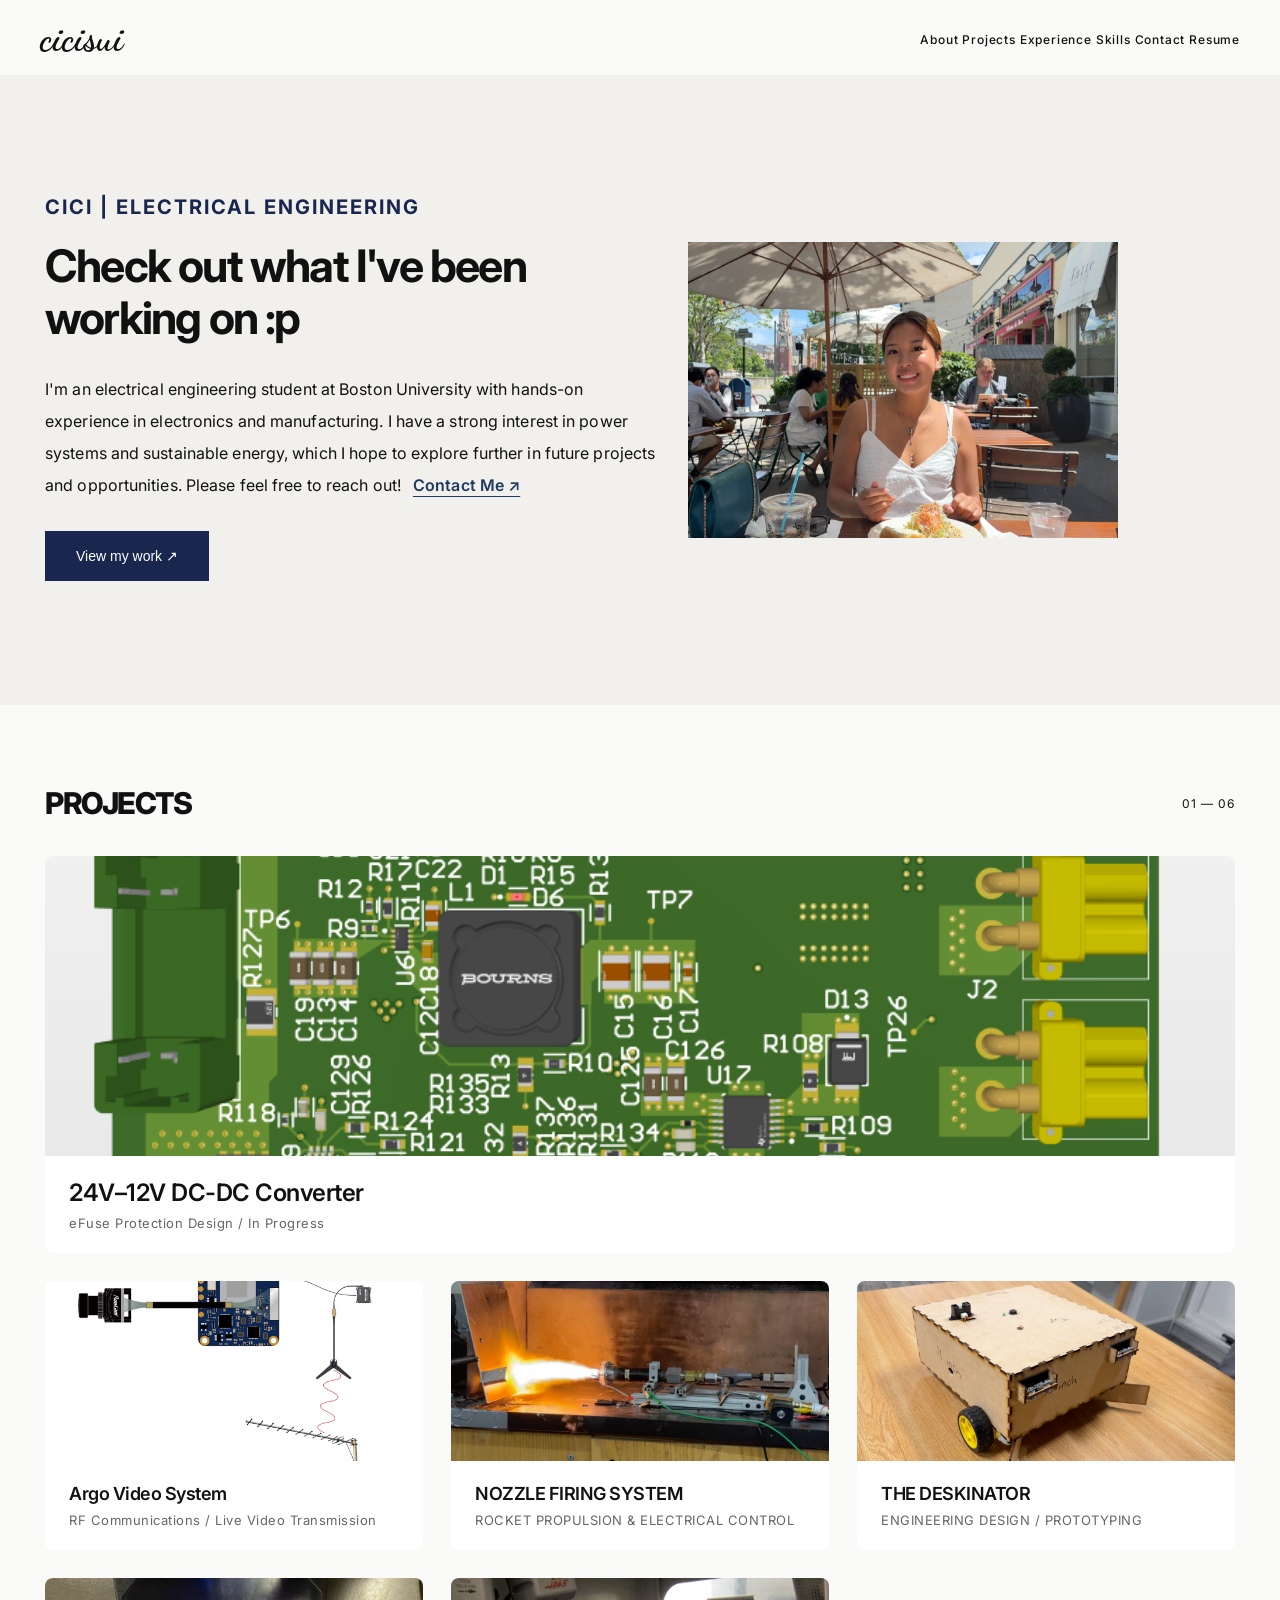
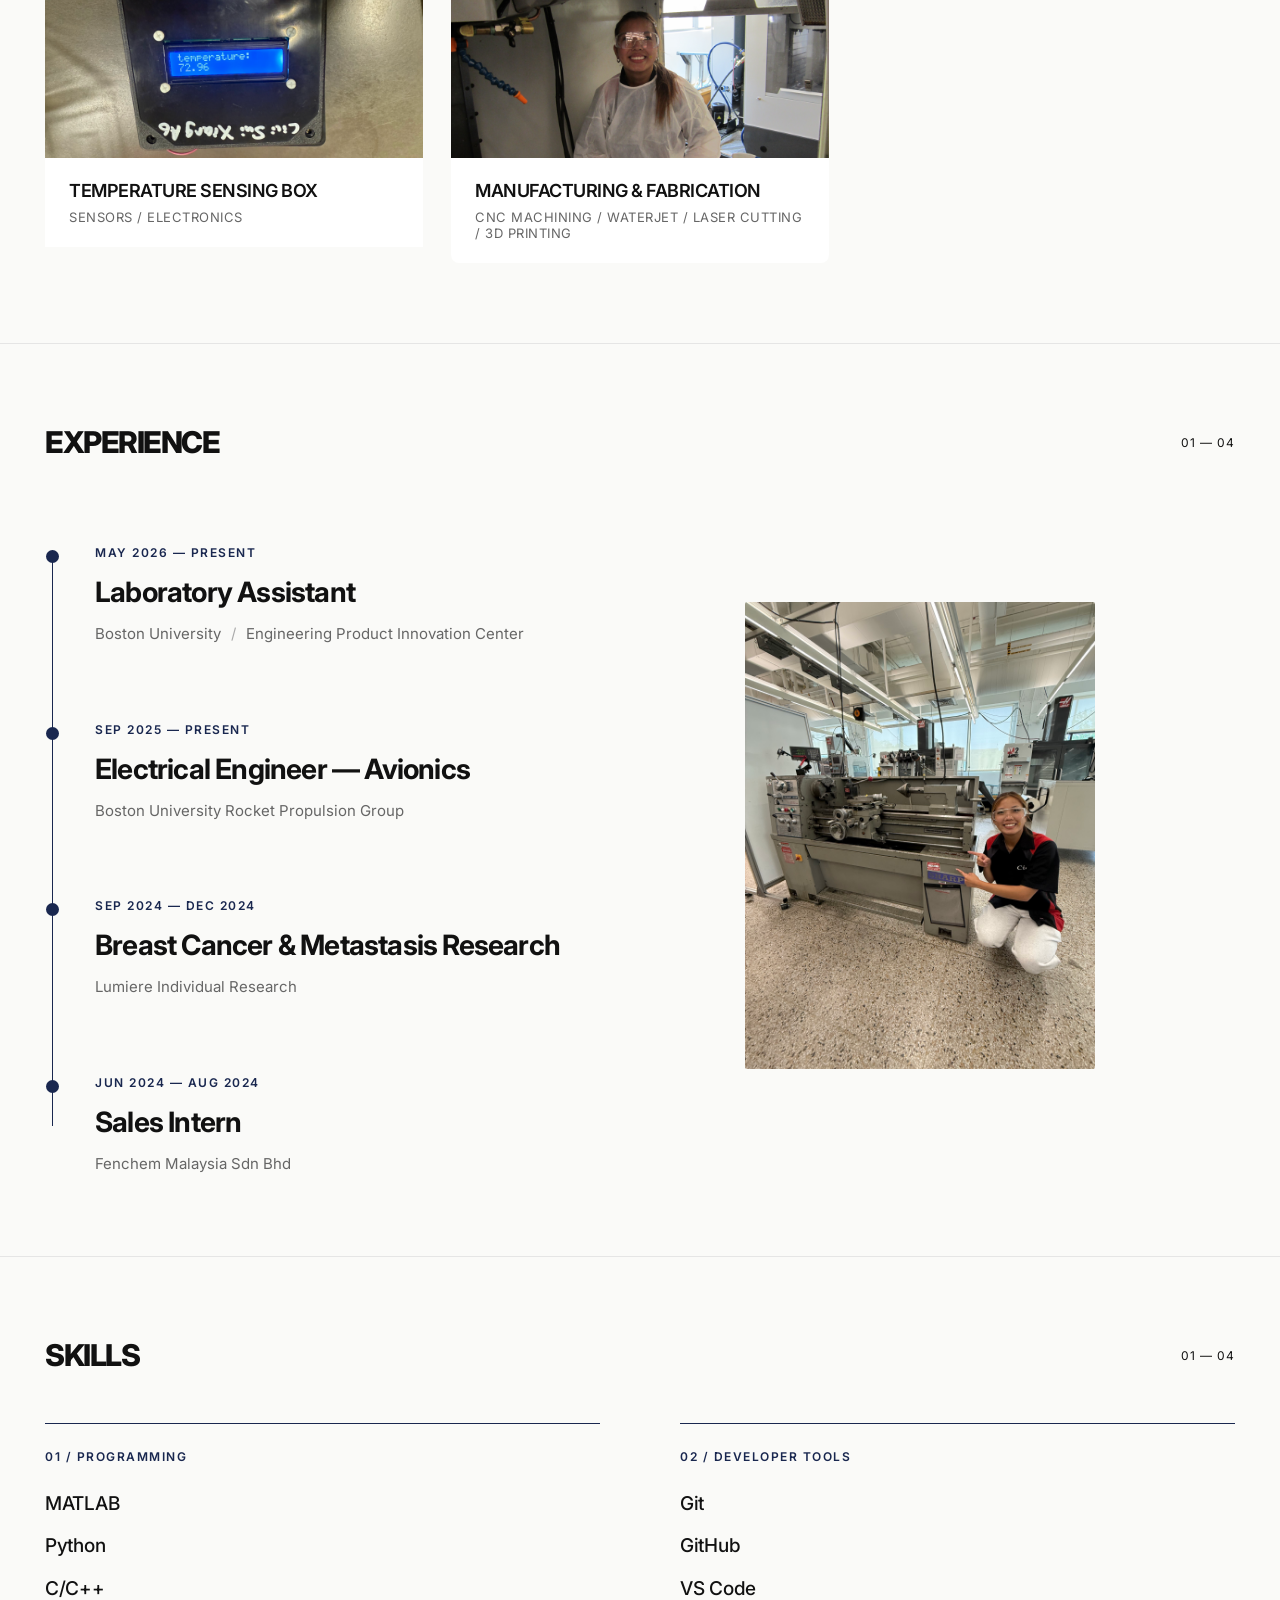
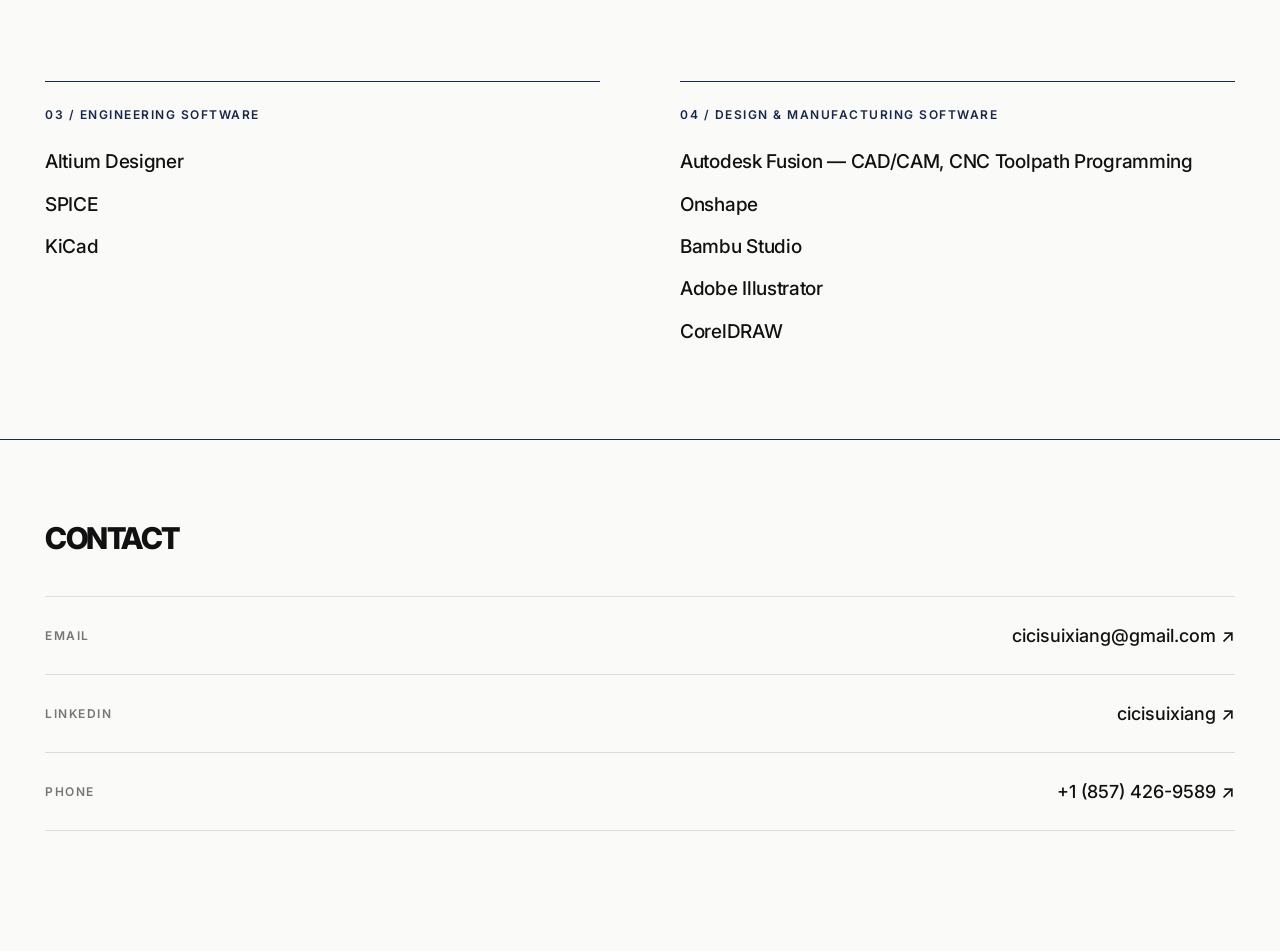
<file: index.html>
<!DOCTYPE html>
<html lang="en">

<head>
    <meta charset="UTF-8">
    <meta name="viewport" content="width=device-width, initial-scale=1.0">

    <title>Cici | Electrical Engineering</title>

    <link rel="stylesheet" href="style.css">
<link rel="icon" type="image/png" sizes="any" href="/favicon.png?v=3">
<body>

    <!-- NAVIGATION BAR -->
    <header class="navbar">

        <a href="#" class="logo">cicisui</a>

        <nav class="nav-links">
    <a href="#about">About</a>
    <a href="#projects">Projects</a>
    <a href="#experience">Experience</a>
    <a href="#skills">Skills</a>
    <a href="#contact">Contact</a>
        <a href="assets/cici-xiang-sui-resume.pdf" target="_blank" rel="noopener noreferrer">Resume</a>
        </nav>

    </header>



<!-- HERO SECTION -->
<section id="about" class="hero">

        <div class="hero-content">

            <p class="hero-label">CICI | ELECTRICAL ENGINEERING</p>

<h1>Check out what I've been working on :p</h1>
            <p class="hero-description">
    I'm an electrical engineering student at Boston University with hands-on experience in 
    electronics and manufacturing. I have a strong interest in power systems and sustainable energy,
    which I hope to explore further in future projects and opportunities.  
   
    Please feel free to reach out! <a href="#contact" class="hero-contact">Contact Me ↗</a>

    
</p>
<a href="#projects" class="hero-button">
    View my work ↗
</a>     

        </div>
        <!-- INTERACTIVE HERO PHOTO COLLAGE -->

<!-- HERO PHOTOS — SIDE BY SIDE -->

<div class="hero-collage">

    <!-- LEFT PHOTO: LIFESTYLE -->
    <div class="collage-photo">
        <img
            src="images/homepage/lifestyle.jpg"
            alt="Cici outside"
        >
    </div>

   

</div>

    </section>


    <!-- PROJECTS SECTION -->
    <!-- PROJECTS SECTION -->

<section id="projects" class="portfolio-section">

    <div class="section-heading">
        <h2>PROJECTS</h2>
        <span>01 — 06</span>
    </div>

    <div class="portfolio-grid">

        <!-- PROJECT 1 -->
<!-- PROJECT 1: FEATURED -->
<a href="projects/dcdc-converter.html" class="portfolio-card featured-project">

    <div class="portfolio-image">
        <img
            src="images/powerconverter/3d-board-layout.png"
            alt="3D render of the DC-DC converter PCB"
        >
    </div>

    <div class="project-info">
        <h3>24V–12V DC-DC Converter</h3>
        <p>eFuse Protection Design / In Progress</p>
    </div>

</a>


        <!-- PROJECT 2 -->
        <a href="projects/argo-video-system.html" class="portfolio-card">

    <div class="portfolio-image">
        <img
            src="images/video-system/video-system-homepage.png"
            alt="Argo Video System"
        >
    </div>

    <div class="project-info">
        <h3>Argo Video System</h3>
        <p>RF Communications / Live Video Transmission</p>
    </div>

</a>


        <!-- NOZZLE FIRING SYSTEM -->

<a href="projects/nozzle-firing-system.html" class="portfolio-card">

    <div class="portfolio-image">

        <img
            src="images/nozzle-firing-system/nozzle-firing.png"
            alt="Rocket Nozzle Firing System"
            loading="lazy"
        >

    </div>

    <div class="project-info">

        <h3>NOZZLE FIRING SYSTEM</h3>

        <p>ROCKET PROPULSION & ELECTRICAL CONTROL</p>

    </div>

</a>

        <!-- PROJECT 4 -->
        <a href="projects/deskinator.html" class="portfolio-card">

            <div class="portfolio-image">
                <img src="images/the-deskinator/final-product.png"
     alt="Deskinator Autonomous Desk-Cleaning Robot">
            </div>


          <div class="project-info">
            <h3>THE DESKINATOR</h3>
            <p>ENGINEERING DESIGN / PROTOTYPING</p>
         </div>
        </a>


       <!-- PROJECT 5: TEMPERATURE SENSING BOX -->

<a href="projects/temperature-monitoring.html" class="portfolio-card">

    <div class="portfolio-image">
        <img
            src="images/temperature-monitoring-system/final-box-exterior.png"
            alt="Temperature Sensing Box"
        >
    </div>

    <div class="project-info">
        <h3>TEMPERATURE SENSING BOX</h3>
        <p>SENSORS / ELECTRONICS</p>
    </div>

</a>


<!-- PROJECT 6: MANUFACTURING & FABRICATION -->

<a href="projects/manufacturing.html"
   class="portfolio-card manufacturing-card">

    <div class="portfolio-image">
        <img
            src="images/homepage/cnc-machine.jpg"
            alt="Manufacturing & Fabrication"
        >
    </div>

    <div class="project-info">
        <h3>MANUFACTURING & FABRICATION</h3>
        <p>CNC MACHINING / WATERJET / LASER CUTTING / 3D PRINTING</p>
    </div>

</a>

<!-- CLOSE PROJECT GRID -->
</div>

<!-- CLOSE PROJECTS SECTION -->
</section>

</section>





<!-- =====================================
     EXPERIENCE SECTION
===================================== -->

<section id="experience" class="portfolio-section experience-section">

    <div class="section-heading">
        <h2>EXPERIENCE</h2>
        <span>01 — 04</span>
    </div>

    <!-- TWO-COLUMN LAYOUT -->
    <div class="experience-layout">

        <!-- LEFT SIDE: TIMELINE -->
        <div class="experience-timeline">

            <!-- EXPERIENCE 1 -->
            <div class="timeline-item">

                <div class="timeline-dot"></div>

                <div class="timeline-content">

                    <span class="timeline-date">
                        MAY 2026 — PRESENT
                    </span>

                    <h3>Laboratory Assistant</h3>

                    <p>
                        Boston University
                        <span class="timeline-divider">/</span>
                        Engineering Product Innovation Center
                    </p>

                </div>

            </div>


            <!-- EXPERIENCE 2 -->
            <div class="timeline-item">

                <div class="timeline-dot"></div>

                <div class="timeline-content">

                    <span class="timeline-date">
                        SEP 2025 — PRESENT
                    </span>

                    <h3>Electrical Engineer — Avionics</h3>

                    <p>
                        Boston University Rocket Propulsion Group
                    </p>

                </div>

            </div>


            <!-- EXPERIENCE 3 -->
            <div class="timeline-item">

                <div class="timeline-dot"></div>

                <div class="timeline-content">

                    <span class="timeline-date">
                        SEP 2024 — DEC 2024
                    </span>

                    <h3>Breast Cancer & Metastasis Research</h3>

                    <p>
                        Lumiere Individual Research
                    </p>

                </div>

            </div>


            <!-- EXPERIENCE 4 -->
            <div class="timeline-item">

                <div class="timeline-dot"></div>

                <div class="timeline-content">

                    <span class="timeline-date">
                        JUN 2024 — AUG 2024
                    </span>

                    <h3>Sales Intern</h3>

                    <p>
                        Fenchem Malaysia Sdn Bhd
                    </p>

                </div>

            </div>

        </div>
        <!-- END OF TIMELINE -->


        <!-- RIGHT SIDE: LATHE PHOTO -->
        <div class="experience-photo">

            <img
                src="images/homepage/lathe.jpg"
                alt="Working with a lathe"
            >

        </div>

    </div>
    <!-- END OF TWO-COLUMN LAYOUT -->

</section>
<!-- =====================================
     SKILLS SECTION
===================================== -->

<section id="skills" class="portfolio-section skills-section">

    <div class="section-heading">
        <h2>SKILLS</h2>
        <span>01 — 04</span>
    </div>

    <div class="skills-grid">

        <!-- PROGRAMMING -->
        <div class="skill-category">
            <h3>01 / PROGRAMMING</h3>
            <p>MATLAB</p>
            <p>Python</p>
            <p>C/C++</p>
        </div>

        <!-- DEVELOPER TOOLS -->
        <div class="skill-category">
            <h3>02 / DEVELOPER TOOLS</h3>
            <p>Git</p>
            <p>GitHub</p>
            <p>VS Code</p>
        </div>

        <!-- ENGINEERING SOFTWARE -->
        <div class="skill-category">
            <h3>03 / ENGINEERING SOFTWARE</h3>
            <p>Altium Designer</p>
            <p>SPICE</p>
            <p>KiCad</p>
        </div>

        <!-- DESIGN & MANUFACTURING SOFTWARE -->
        <div class="skill-category">
            <h3>04 / DESIGN & MANUFACTURING SOFTWARE</h3>
            <p>Autodesk Fusion — CAD/CAM, CNC Toolpath Programming</p>
            <p>Onshape</p>
            <p>Bambu Studio</p>
            <p>Adobe Illustrator</p>
            <p>CorelDRAW</p>
        </div>

    </div>

</section>
<!-- =====================================
     CONTACT SECTION
===================================== -->

<section id="contact" class="portfolio-section contact-section">

    <div class="section-heading">
        <h2>CONTACT</h2>
    </div>

    <div class="contact-links">

        <div class="contact-row">
            <span>EMAIL</span>
            <a href="mailto:cicisuixiang@gmail.com">
                cicisuixiang@gmail.com ↗
            </a>
        </div>

        <div class="contact-row">
            <span>LINKEDIN</span>
            <a href="https://www.linkedin.com/in/cicisuixiang"
               target="_blank"
               rel="noopener noreferrer">
                cicisuixiang ↗
            </a>
        </div>

        <div class="contact-row">
            <span>PHONE</span>
            <a href="tel:+18574269589">
                +1 (857) 426-9589 ↗
            </a>
        </div>

    </div>

</section>
</file>
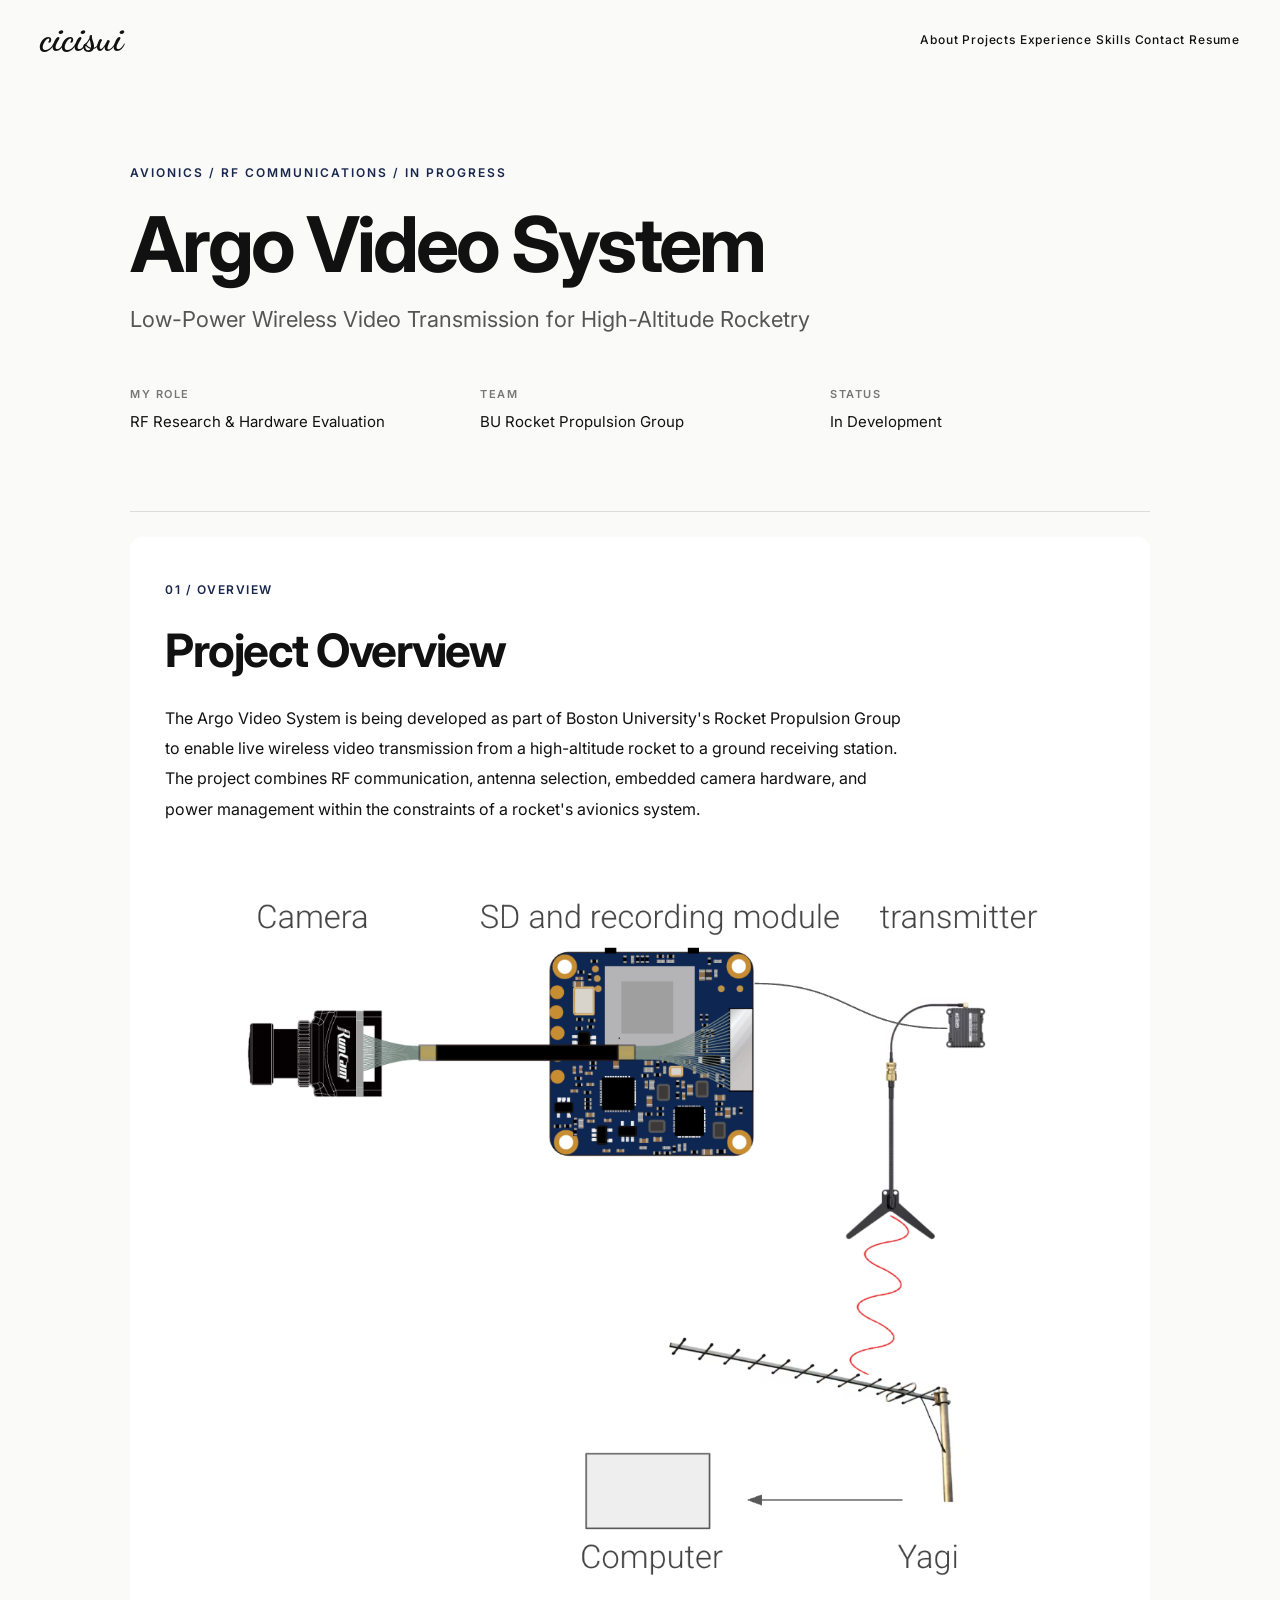
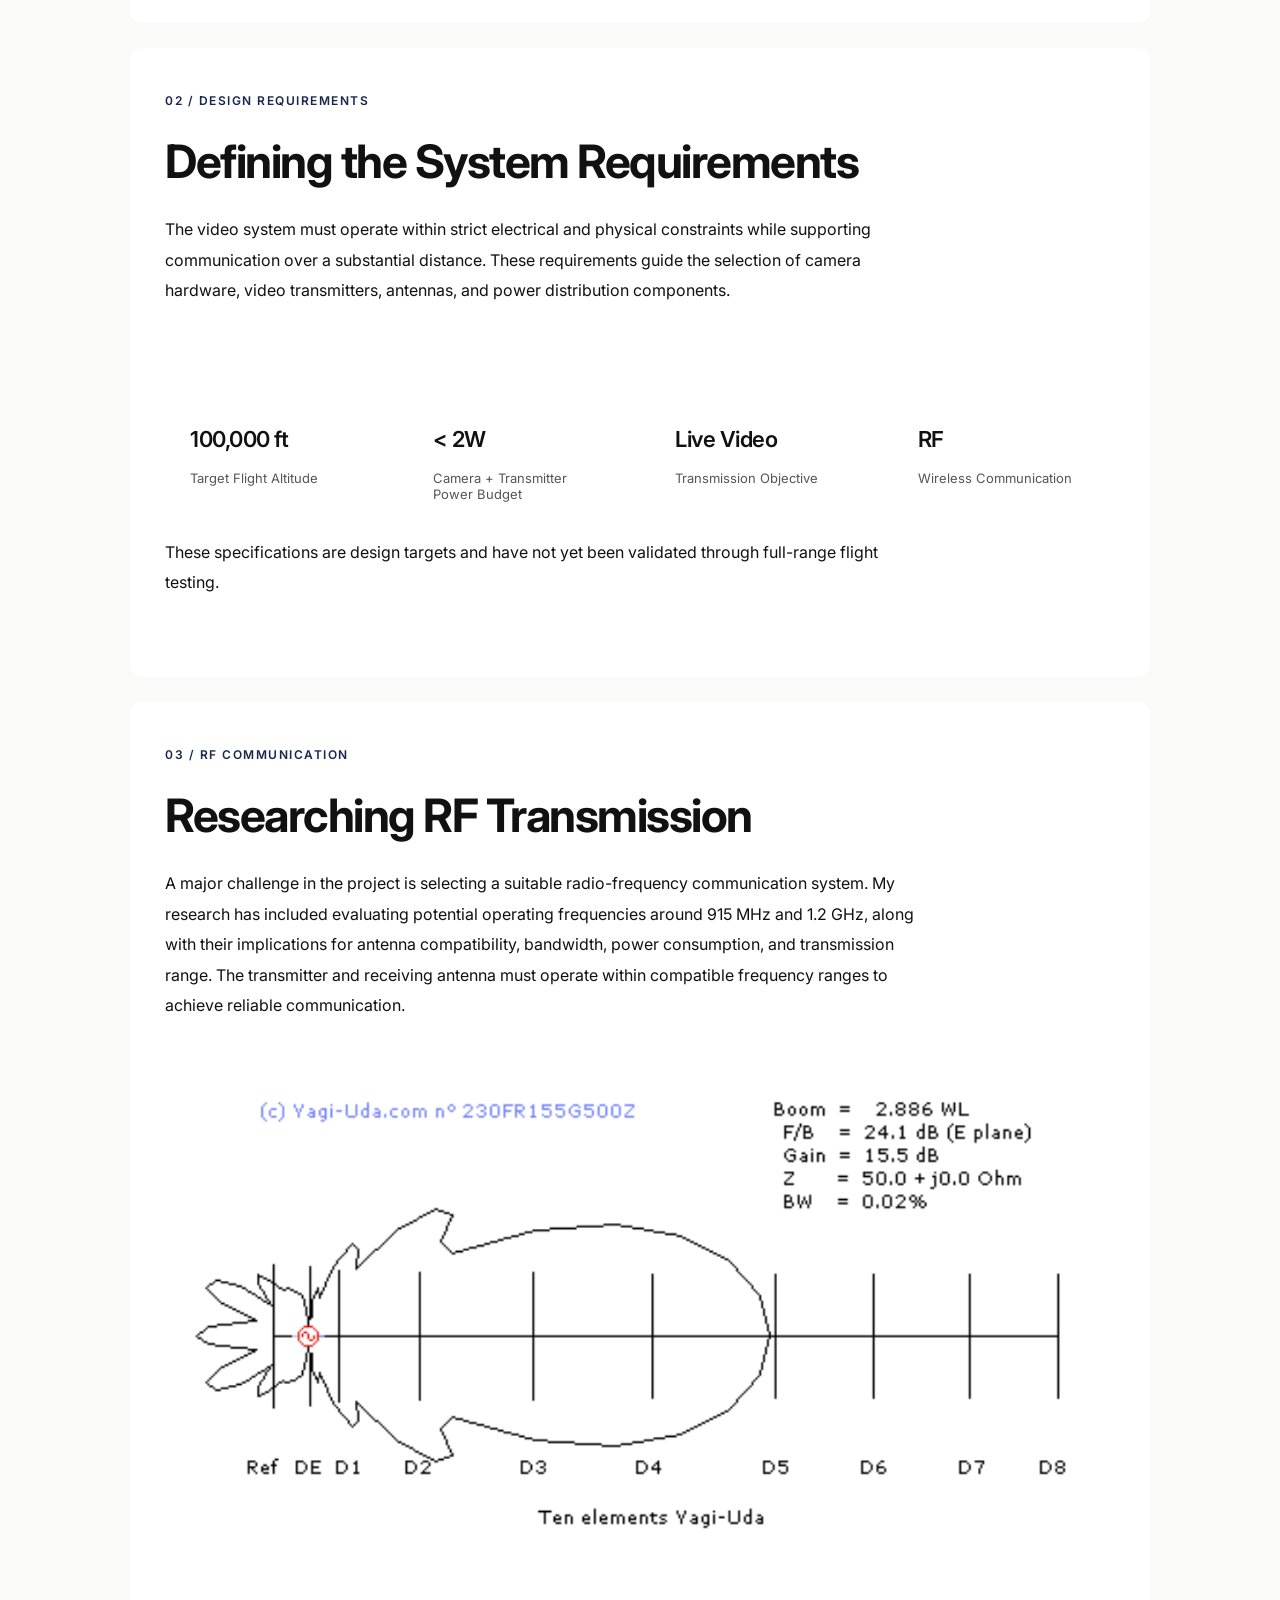
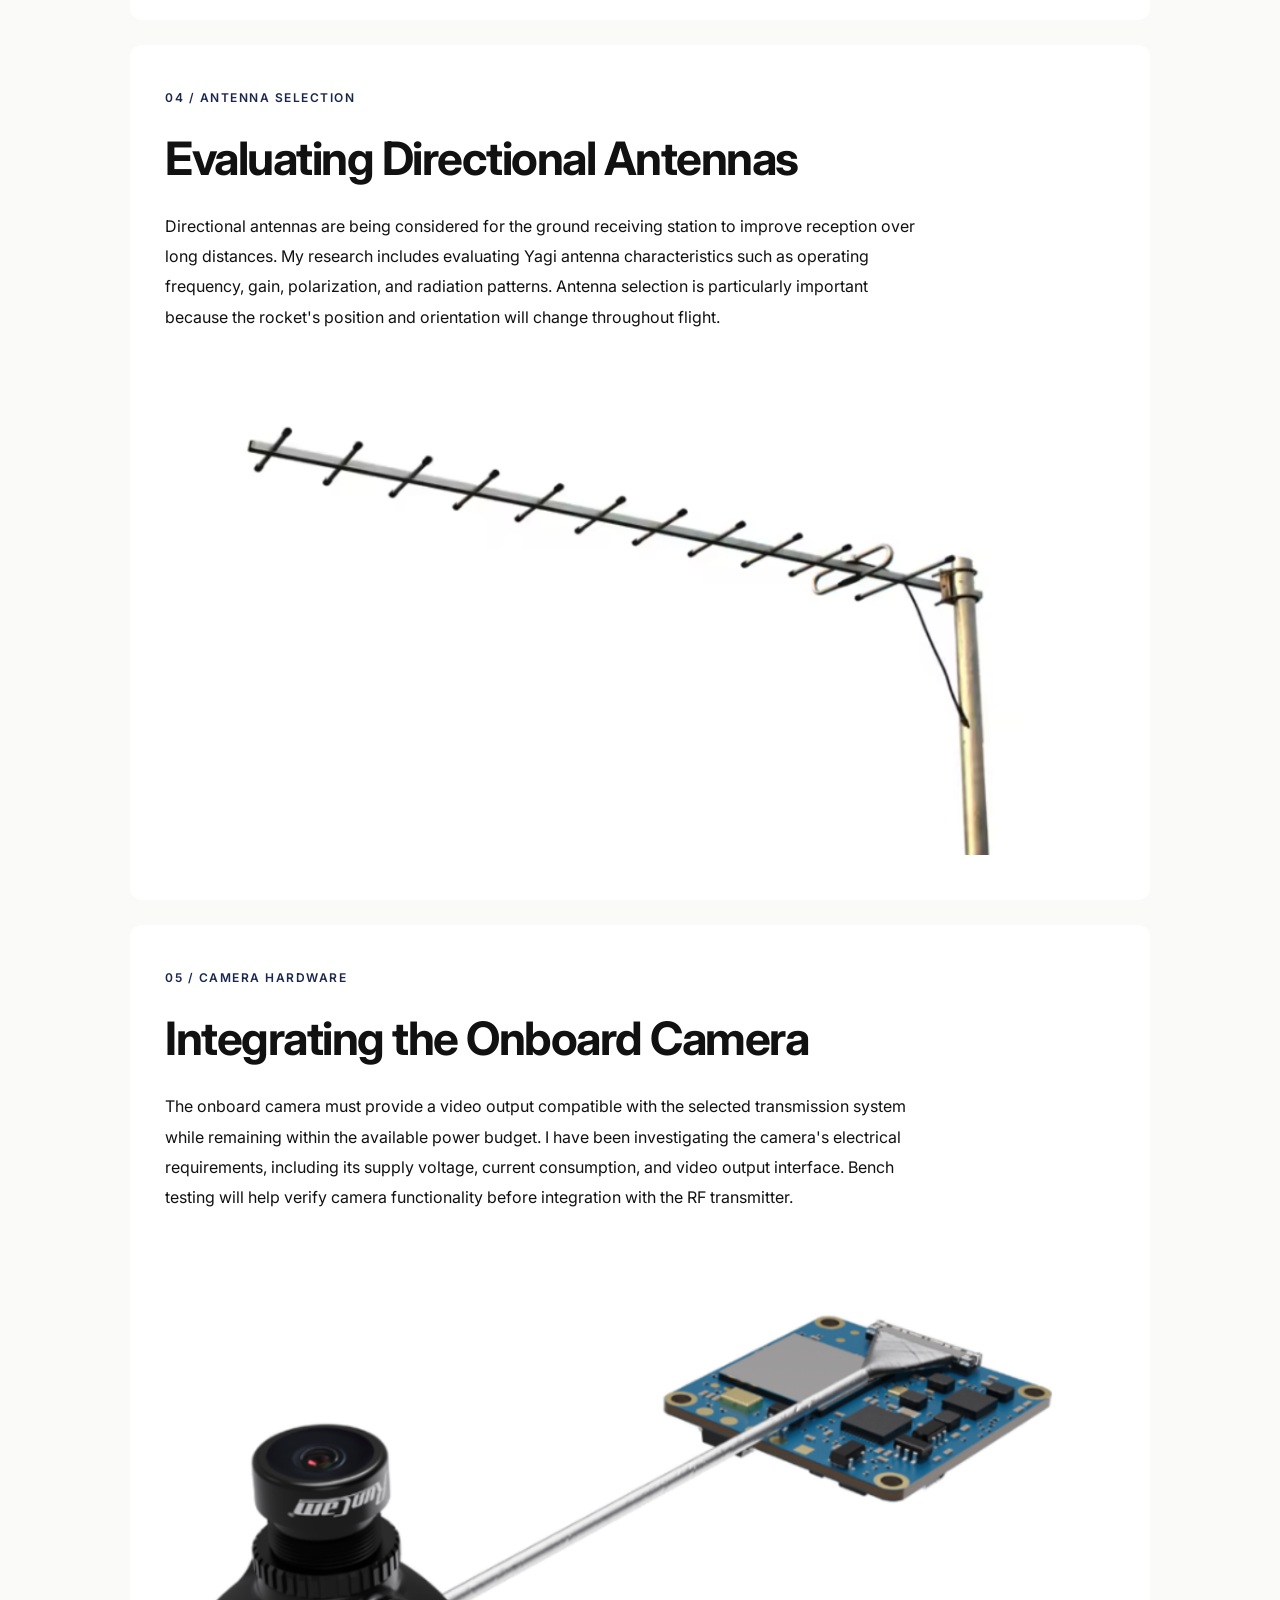
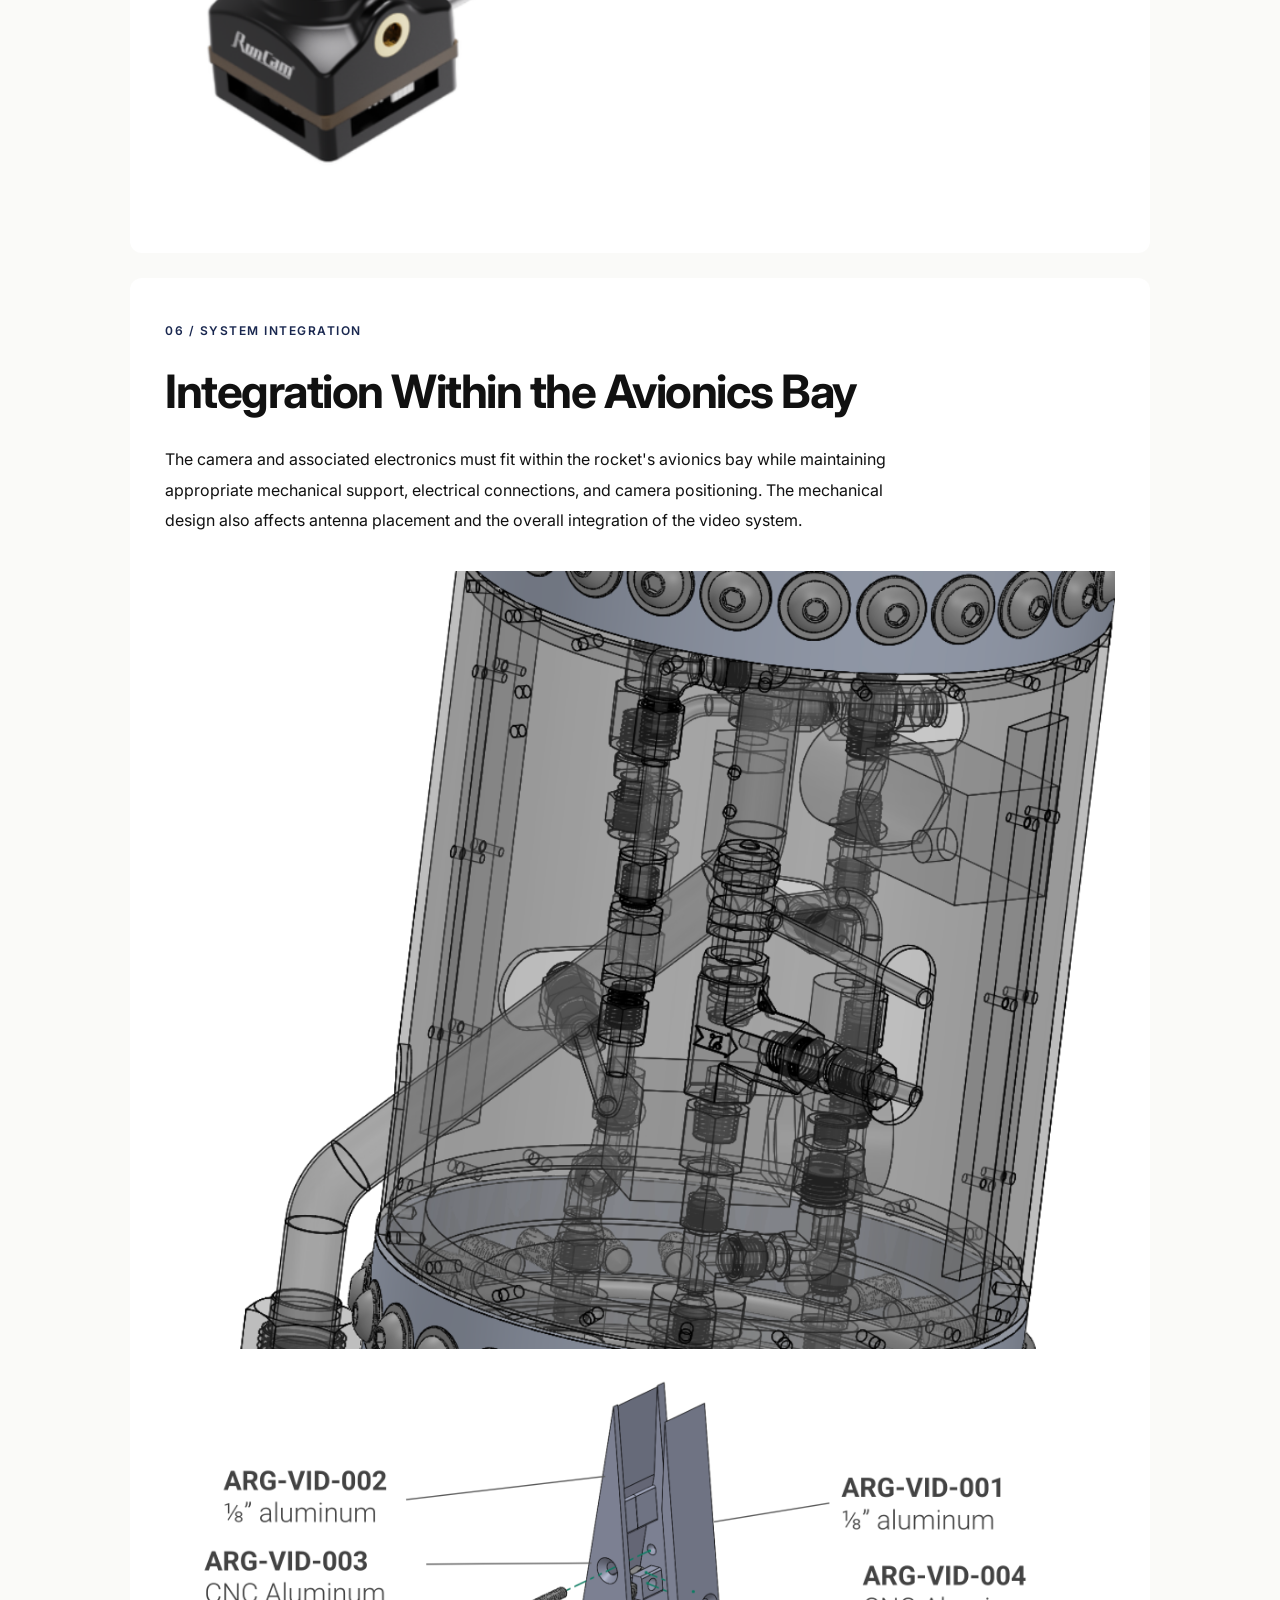
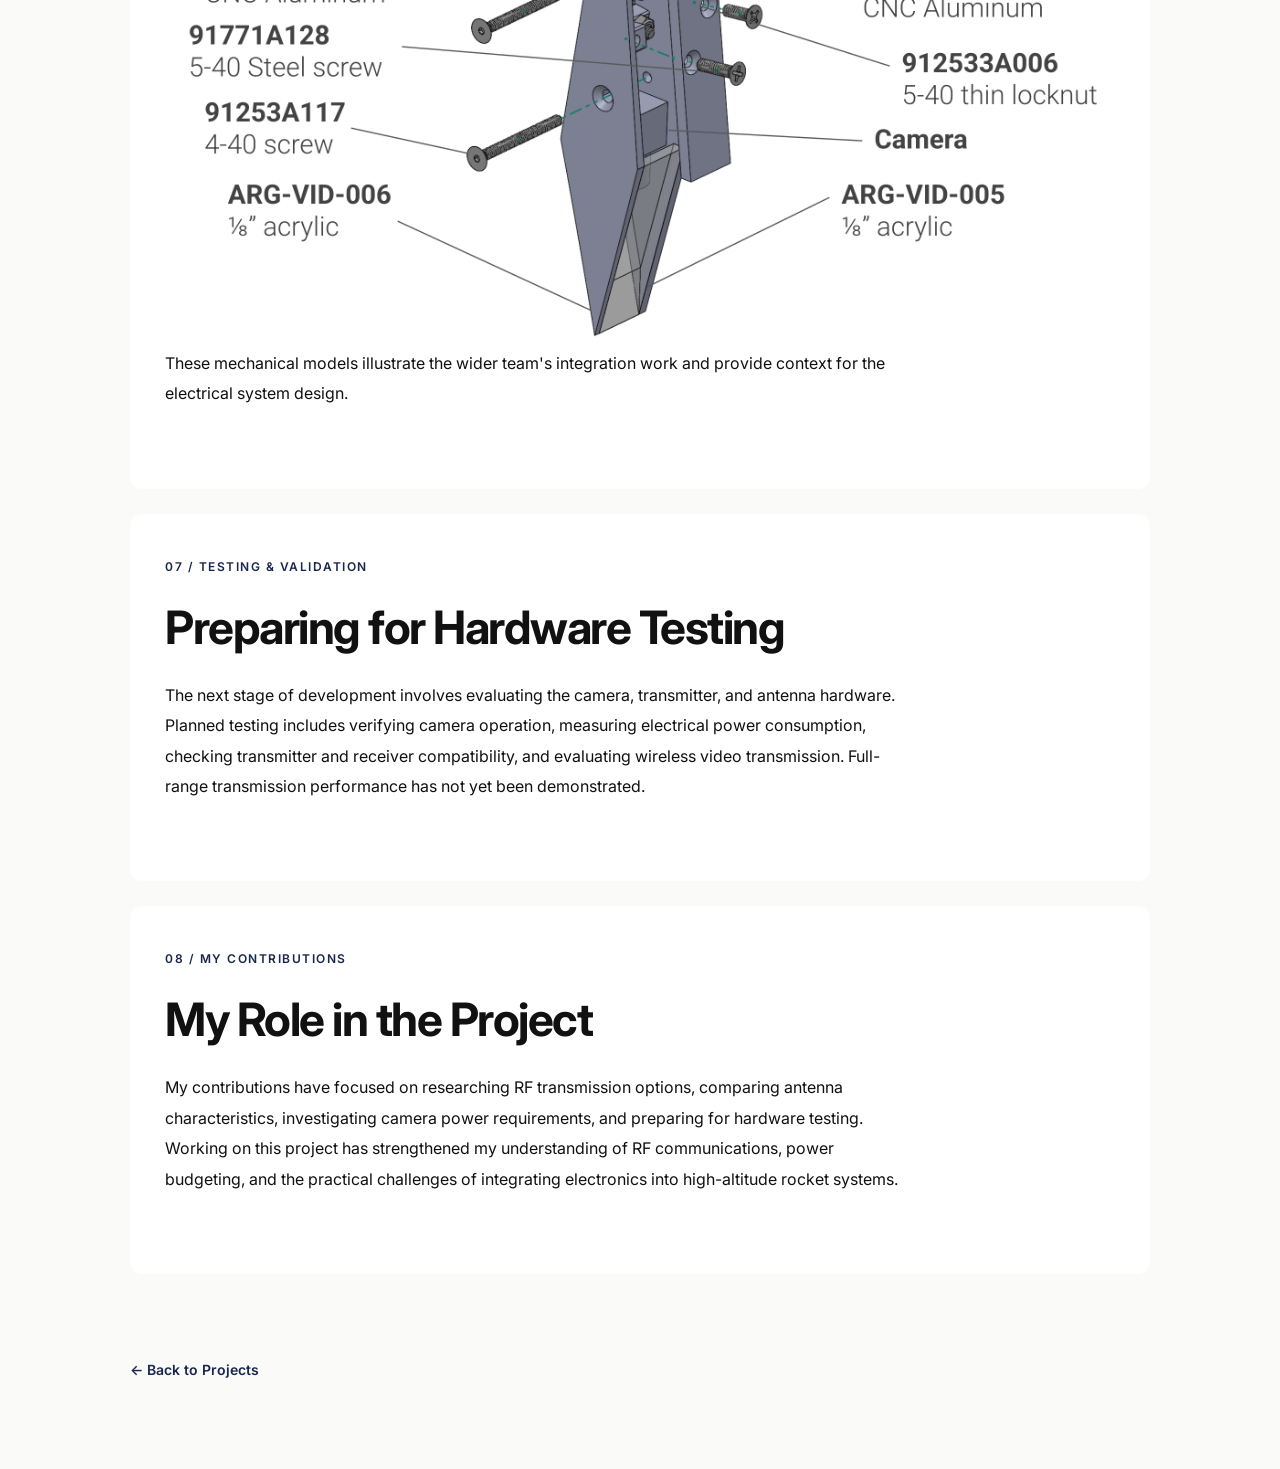
<file: projects/argo-video-system.html>
<!DOCTYPE html>
<html lang="en">

<head>
    <meta charset="UTF-8">
    <meta name="viewport" content="width=device-width, initial-scale=1.0">

    <title>Argo Video System | Cici Sui</title>

    <link rel="stylesheet" href="../style.css">
</head>

<body class="project-body">

    <!-- NAVIGATION -->

    <header class="navbar">

        <a href="../index.html" class="logo">cicisui</a>

        <nav class="nav-links">
            <a href="../index.html#about">About</a>
            <a href="../index.html#projects">Projects</a>
            <a href="../index.html#experience">Experience</a>
            <a href="../index.html#skills">Skills</a>
            <a href="../index.html#contact">Contact</a>
            <a href="../assets/cici-xiang-sui-resume.pdf" target="_blank" rel="noopener noreferrer">Resume</a>
        </nav>

    </header>


    <main class="project-page">

        <!-- PROJECT INTRODUCTION -->

        <section class="project-intro">

            <p class="project-label">
                AVIONICS / RF COMMUNICATIONS / IN PROGRESS
            </p>

            <h1>Argo Video System</h1>

            <p class="project-subtitle">
                Low-Power Wireless Video Transmission for High-Altitude Rocketry
            </p>

            <div class="project-details">

                <div>
                    <span>MY ROLE</span>
                    <p>RF Research & Hardware Evaluation</p>
                </div>

                <div>
                    <span>TEAM</span>
                    <p>BU Rocket Propulsion Group</p>
                </div>

                <div>
                    <span>STATUS</span>
                    <p>In Development</p>
                </div>

            </div>

        </section>


        <!-- OVERVIEW -->

        <section class="project-section">

            <p class="section-number">01 / OVERVIEW</p>

            <h2>Project Overview</h2>

            <p>
                The Argo Video System is being developed as part of
                Boston University's Rocket Propulsion Group to enable
                live wireless video transmission from a high-altitude
                rocket to a ground receiving station.

                The project combines RF communication, antenna
                selection, embedded camera hardware, and power
                management within the constraints of a rocket's
                avionics system.
            </p>

            <div class="project-image">
                <img
                    src="../images/video-system/video-system-homepage.png"
                    alt="Argo Video System"
                    loading="lazy"
                >
            </div>

        </section>


        <!-- DESIGN REQUIREMENTS -->

        <section class="project-section">

            <p class="section-number">02 / DESIGN REQUIREMENTS</p>

            <h2>Defining the System Requirements</h2>

            <p>
                The video system must operate within strict
                electrical and physical constraints while
                supporting communication over a substantial
                distance.

                These requirements guide the selection of
                camera hardware, video transmitters, antennas,
                and power distribution components.
            </p>

            <div class="spec-grid">

                <div>
                    <h3>100,000 ft</h3>
                    <p>Target Flight Altitude</p>
                </div>

                <div>
                    <h3>&lt; 2W</h3>
                    <p>Camera + Transmitter Power Budget</p>
                </div>

                <div>
                    <h3>Live Video</h3>
                    <p>Transmission Objective</p>
                </div>

                <div>
                    <h3>RF</h3>
                    <p>Wireless Communication</p>
                </div>

            </div>

            <p>
                These specifications are design targets and
                have not yet been validated through full-range
                flight testing.
            </p>

        </section>


        <!-- RF RESEARCH -->

        <section class="project-section">

            <p class="section-number">03 / RF COMMUNICATION</p>

            <h2>Researching RF Transmission</h2>

            <p>
                A major challenge in the project is selecting
                a suitable radio-frequency communication system.

                My research has included evaluating potential
                operating frequencies around 915 MHz and 1.2 GHz,
                along with their implications for antenna
                compatibility, bandwidth, power consumption,
                and transmission range.

                The transmitter and receiving antenna must
                operate within compatible frequency ranges
                to achieve reliable communication.
            </p>

            <div class="project-image">
                <img
                    src="../images/video-system/yagi-frequency-diagram.png"
                    alt="RF antenna frequency analysis"
                    loading="lazy"
                >
            </div>

        </section>


        <!-- ANTENNA SELECTION -->

        <section class="project-section">

            <p class="section-number">04 / ANTENNA SELECTION</p>

            <h2>Evaluating Directional Antennas</h2>

            <p>
                Directional antennas are being considered for
                the ground receiving station to improve
                reception over long distances.

                My research includes evaluating Yagi antenna
                characteristics such as operating frequency,
                gain, polarization, and radiation patterns.

                Antenna selection is particularly important
                because the rocket's position and orientation
                will change throughout flight.
            </p>

            <div class="project-image">
                <img
                    src="../images/video-system/yagi-antenna.png"
                    alt="Yagi antenna for ground video reception"
                    loading="lazy"
                >
            </div>

        </section>


        <!-- CAMERA INTEGRATION -->

        <section class="project-section">

            <p class="section-number">05 / CAMERA HARDWARE</p>

            <h2>Integrating the Onboard Camera</h2>

            <p>
                The onboard camera must provide a video output
                compatible with the selected transmission
                system while remaining within the available
                power budget.

                I have been investigating the camera's
                electrical requirements, including its
                supply voltage, current consumption,
                and video output interface.

                Bench testing will help verify camera
                functionality before integration with
                the RF transmitter.
            </p>

            <div class="project-image">
                <img
                    src="../images/video-system/camera.png"
                    alt="Camera hardware for the Argo Video System"
                    loading="lazy"
                >
            </div>

        </section>


        <!-- MECHANICAL INTEGRATION -->

        <section class="project-section">

            <p class="section-number">06 / SYSTEM INTEGRATION</p>

            <h2>Integration Within the Avionics Bay</h2>

            <p>
                The camera and associated electronics must
                fit within the rocket's avionics bay while
                maintaining appropriate mechanical support,
                electrical connections, and camera positioning.

                The mechanical design also affects antenna
                placement and the overall integration of
                the video system.
            </p>

            <div class="project-image">
                <img
                    src="../images/video-system/avbay.png"
                    alt="Rocket avionics bay design"
                    loading="lazy"
                >
            </div>

            <div class="project-image">
                <img
                    src="../images/video-system/meche-camera-cover.png"
                    alt="Mechanical camera cover design"
                    loading="lazy"
                >
            </div>

            <p>
                These mechanical models illustrate the wider
                team's integration work and provide context
                for the electrical system design.
            </p>

        </section>


        <!-- TESTING -->

        <section class="project-section">

            <p class="section-number">07 / TESTING & VALIDATION</p>

            <h2>Preparing for Hardware Testing</h2>

            <p>
                The next stage of development involves
                evaluating the camera, transmitter, and
                antenna hardware.

                Planned testing includes verifying camera
                operation, measuring electrical power
                consumption, checking transmitter and
                receiver compatibility, and evaluating
                wireless video transmission.

                Full-range transmission performance
                has not yet been demonstrated.
            </p>

        </section>


        <!-- MY CONTRIBUTIONS -->

        <section class="project-section">

            <p class="section-number">08 / MY CONTRIBUTIONS</p>

            <h2>My Role in the Project</h2>

            <p>
                My contributions have focused on researching
                RF transmission options, comparing antenna
                characteristics, investigating camera power
                requirements, and preparing for hardware testing.

                Working on this project has strengthened my
                understanding of RF communications, power
                budgeting, and the practical challenges of
                integrating electronics into high-altitude
                rocket systems.
            </p>

        </section>


        <!-- BACK TO PROJECTS -->

        <div class="project-back">

            <a href="../index.html#projects">
                ← Back to Projects
            </a>

        </div>

    </main>

</body>

</html>
</file>
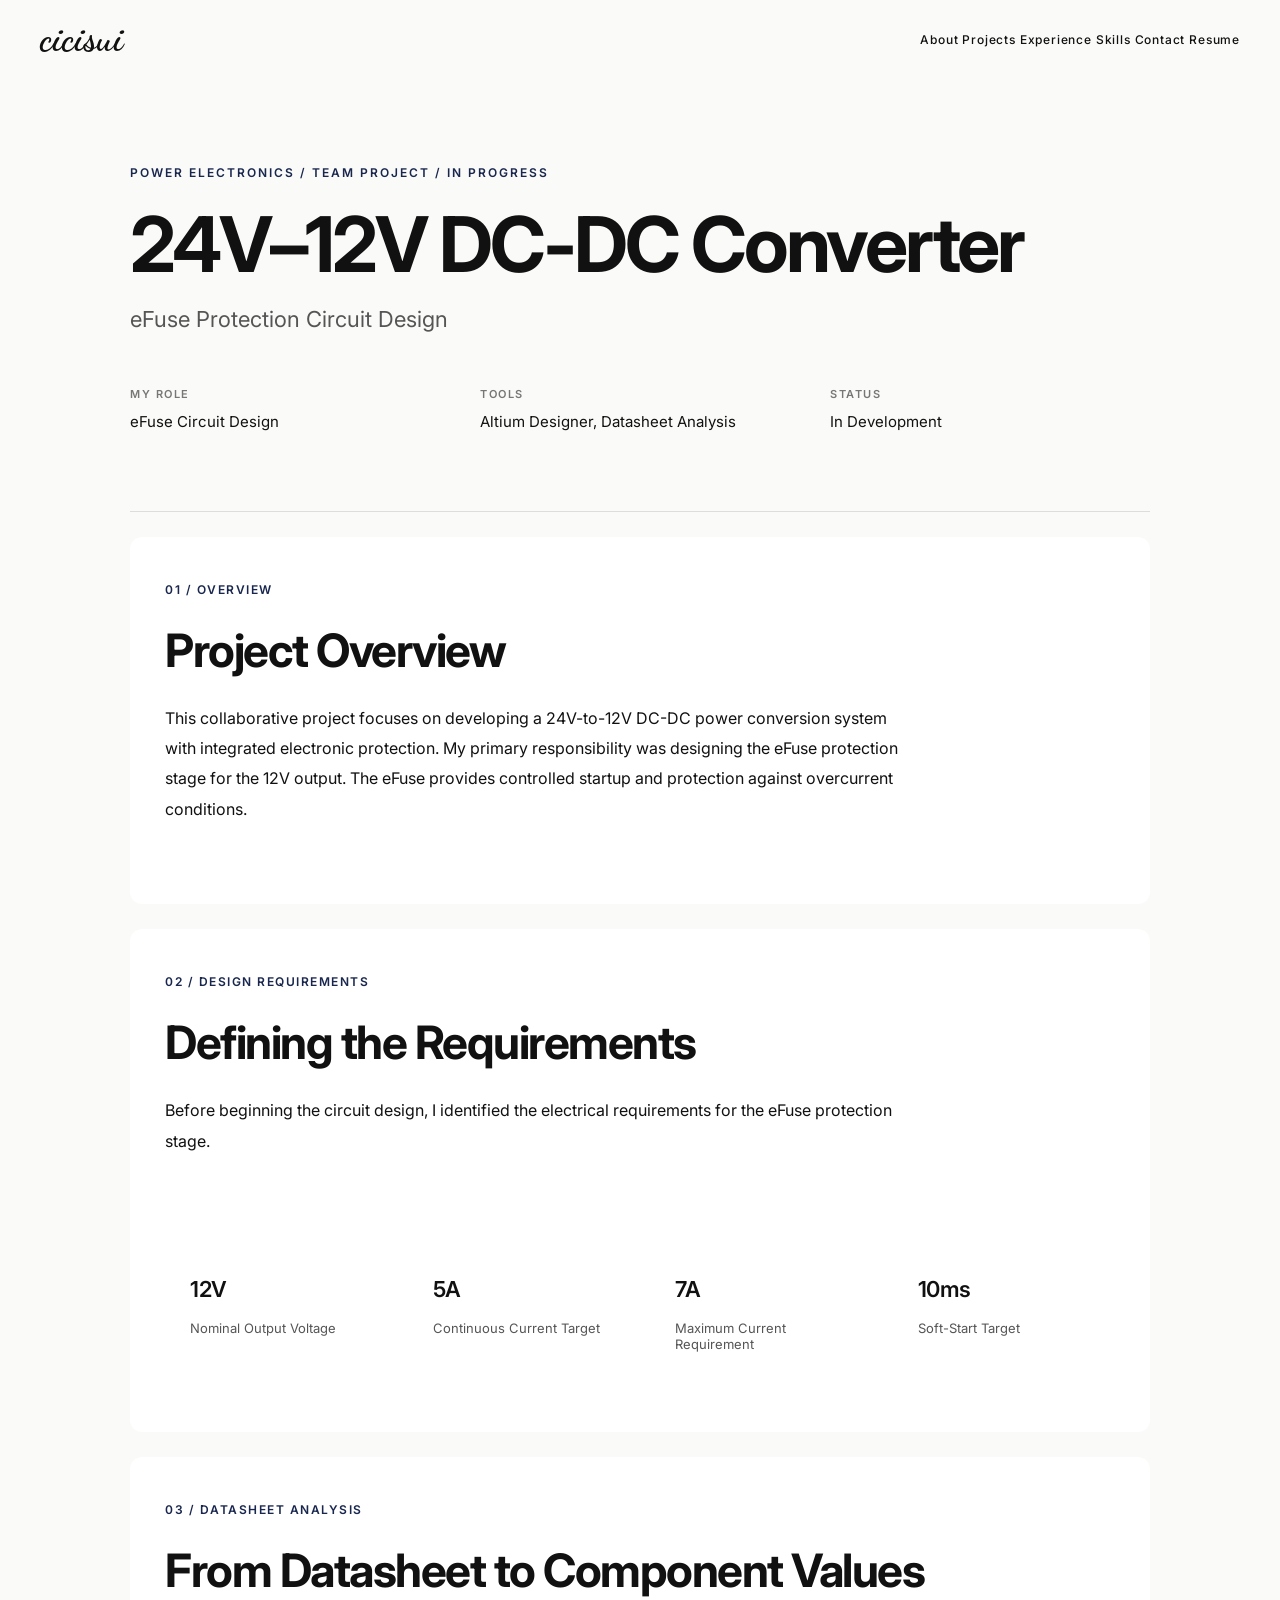
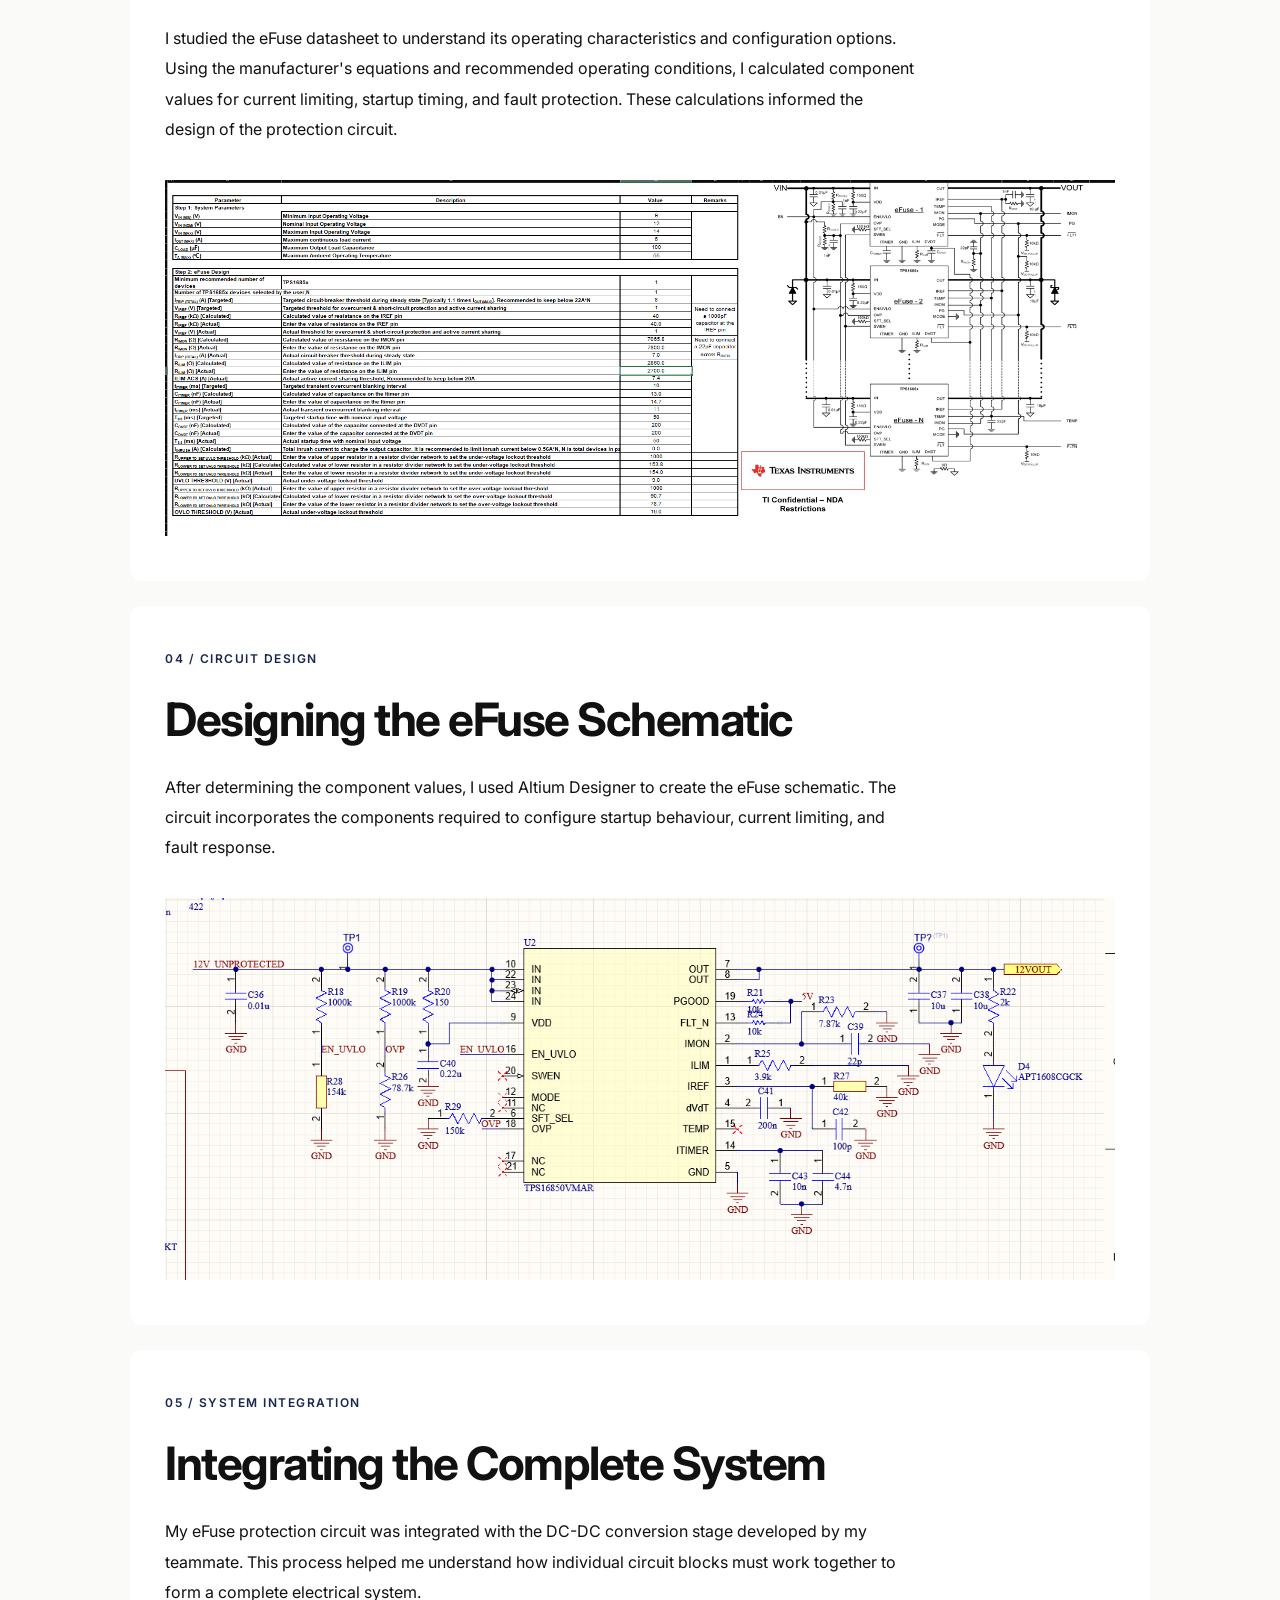
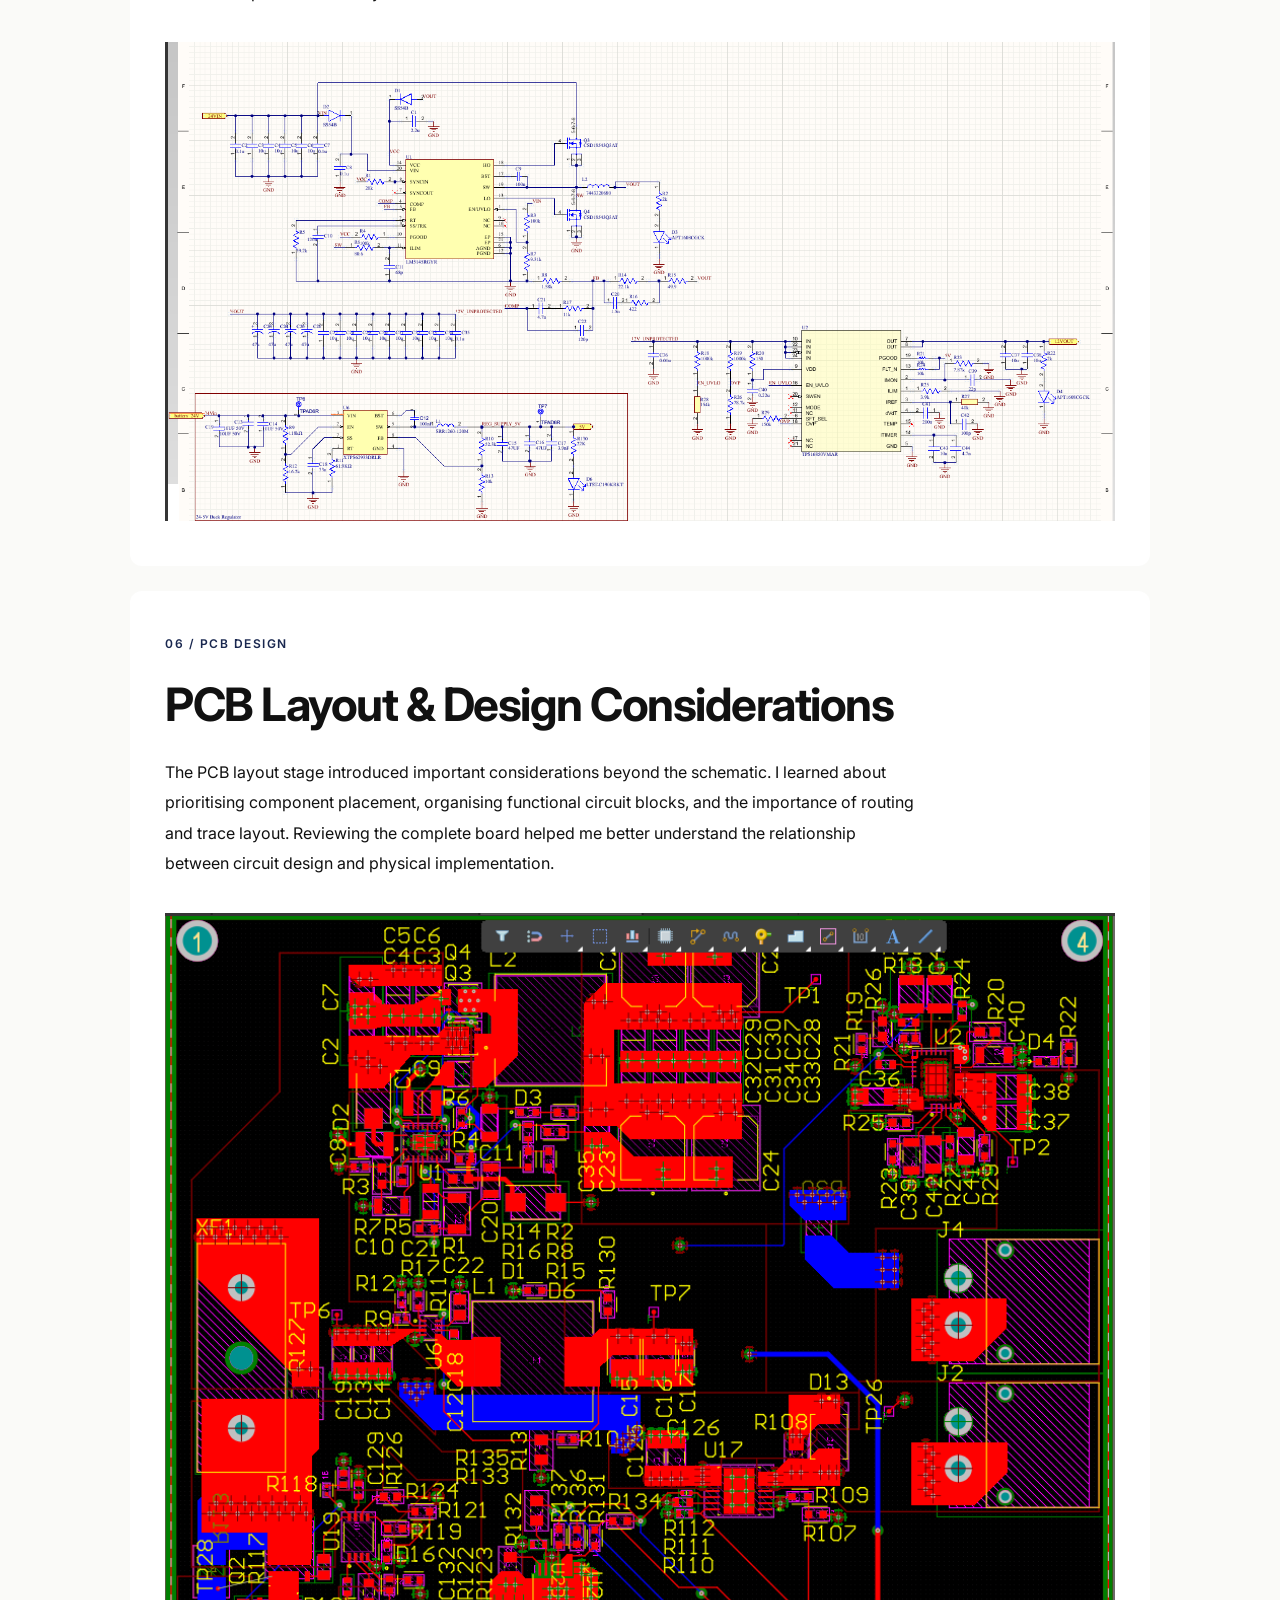
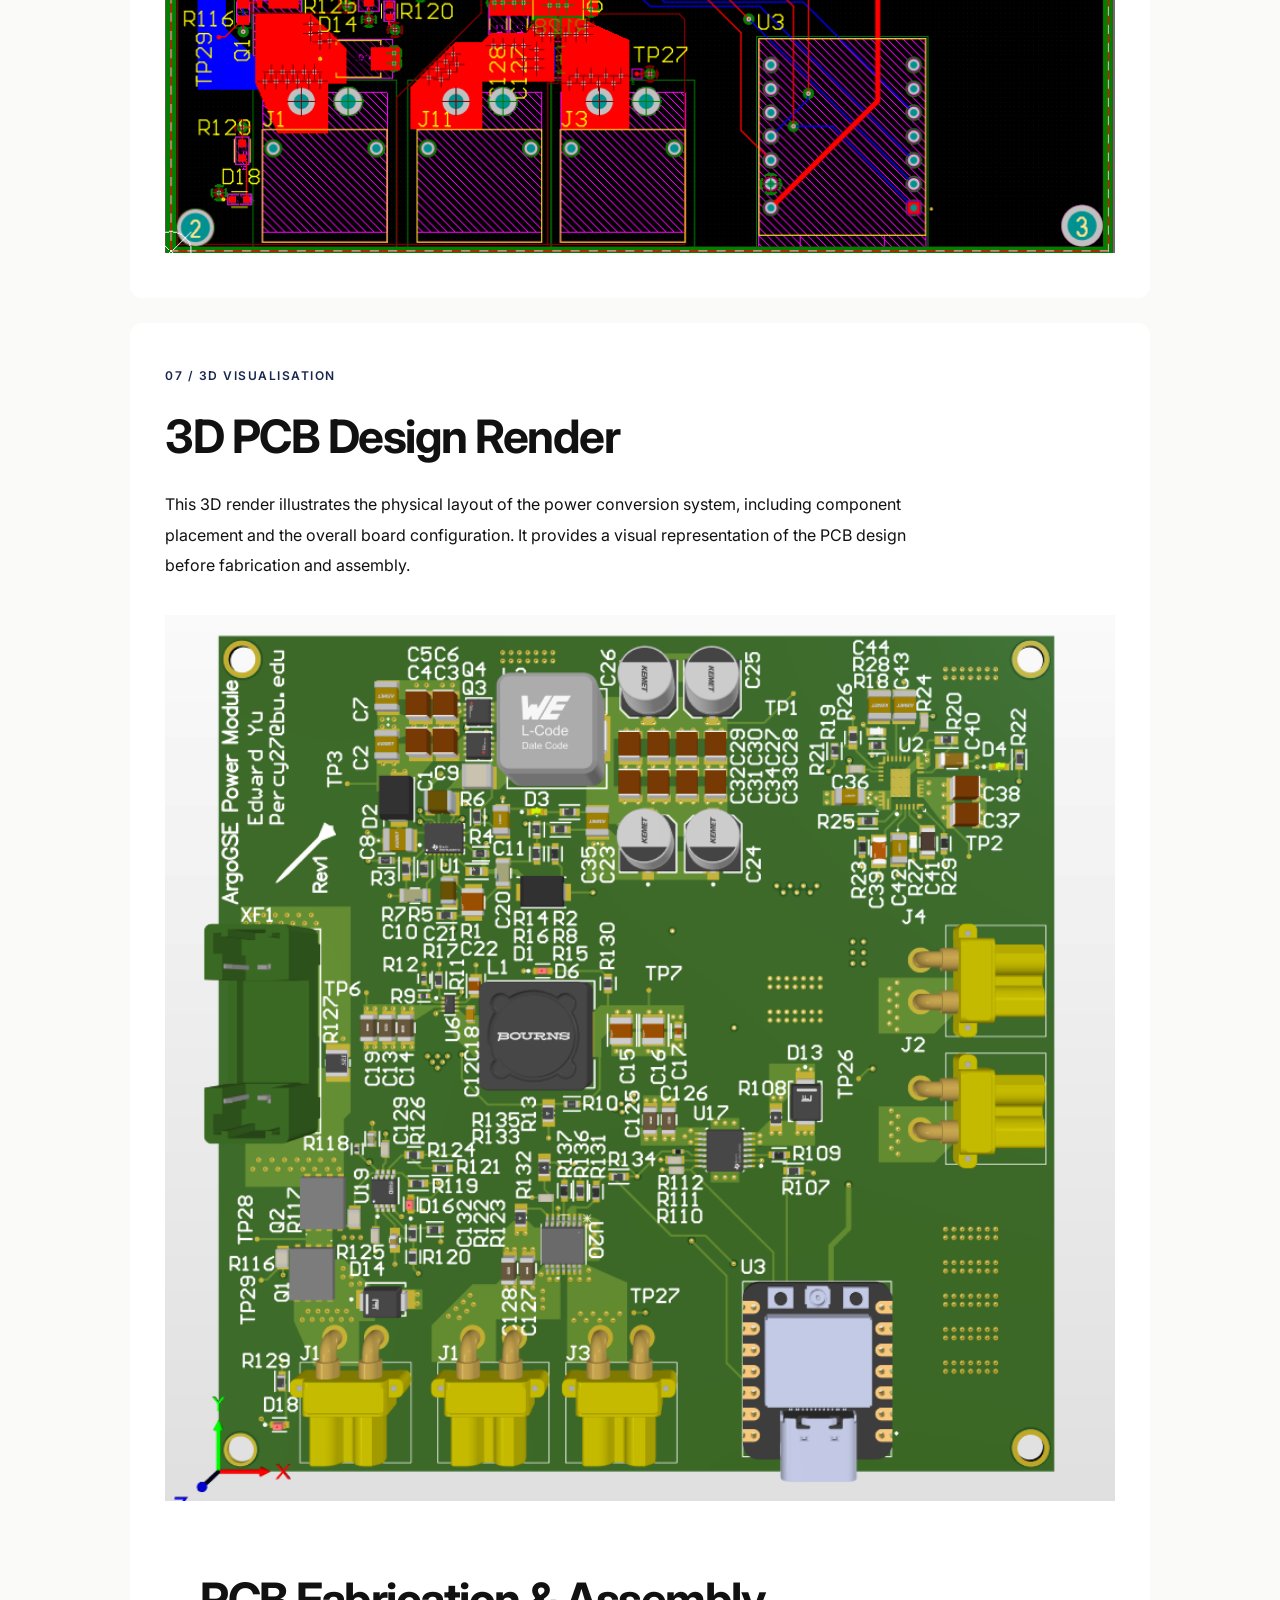
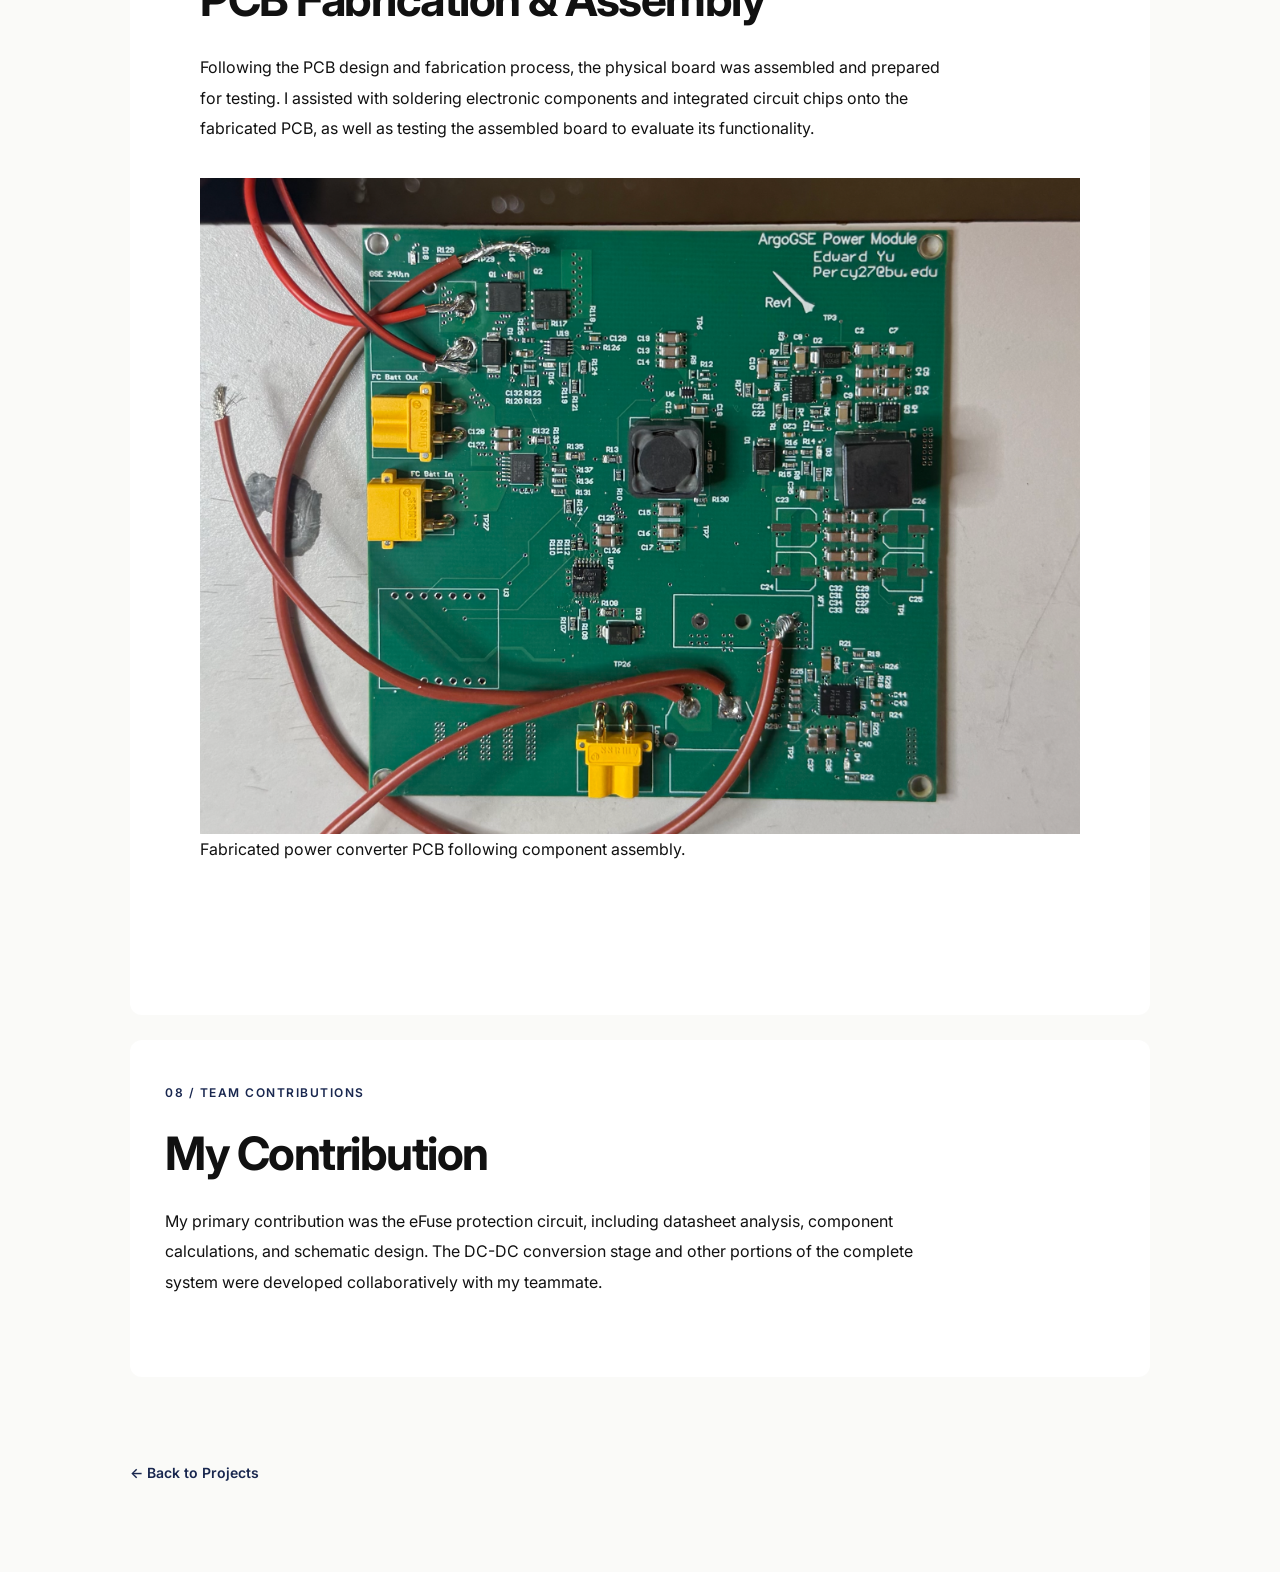
<file: projects/dcdc-converter.html>
<!DOCTYPE html>
<html lang="en">

<head>
    <meta charset="UTF-8">
    <meta name="viewport" content="width=device-width, initial-scale=1.0">

    <title>DC-DC Converter | Cici Sui</title>

    <link rel="stylesheet" href="../style.css">
</head>

<body class="project-body">

    <!-- NAVIGATION -->

    <header class="navbar">

        <a href="../index.html" class="logo">cicisui</a>

        <nav class="nav-links">
            <a href="../index.html#about">About</a>
            <a href="../index.html#projects">Projects</a>
            <a href="../index.html#experience">Experience</a>
            <a href="../index.html#skills">Skills</a>
            <a href="../index.html#contact">Contact</a>
                        <a href="../assets/cici-xiang-sui-resume.pdf" target="_blank" rel="noopener noreferrer">Resume</a>

        </nav>

    </header>


    <!-- PROJECT INTRODUCTION -->

    <main class="project-page">

        <section class="project-intro">

            <p class="project-label">
                POWER ELECTRONICS / TEAM PROJECT / IN PROGRESS
            </p>

            <h1>24V–12V DC-DC Converter</h1>

            <p class="project-subtitle">
                eFuse Protection Circuit Design
            </p>

            <div class="project-details">

                <div>
                    <span>MY ROLE</span>
                    <p>eFuse Circuit Design</p>
                </div>

                <div>
                    <span>TOOLS</span>
                    <p>Altium Designer, Datasheet Analysis</p>
                </div>

                <div>
                    <span>STATUS</span>
                    <p>In Development</p>
                </div>

            </div>

        </section>


        <!-- OVERVIEW -->

        <section class="project-section">

            <p class="section-number">01 / OVERVIEW</p>

            <h2>Project Overview</h2>

            <p>
                This collaborative project focuses on developing a
                24V-to-12V DC-DC power conversion system with integrated
                electronic protection.

                My primary responsibility was designing the eFuse
                protection stage for the 12V output.

                The eFuse provides controlled startup and protection
                against overcurrent conditions.
            </p>

        </section>


        <!-- DESIGN REQUIREMENTS -->

        <section class="project-section">

            <p class="section-number">02 / DESIGN REQUIREMENTS</p>

            <h2>Defining the Requirements</h2>

            <p>
                Before beginning the circuit design, I identified the
                electrical requirements for the eFuse protection stage.
            </p>

            <div class="spec-grid">

                <div>
                    <h3>12V</h3>
                    <p>Nominal Output Voltage</p>
                </div>

                <div>
                    <h3>5A</h3>
                    <p>Continuous Current Target</p>
                </div>

                <div>
                    <h3>7A</h3>
                    <p>Maximum Current Requirement</p>
                </div>

                <div>
                    <h3>10ms</h3>
                    <p>Soft-Start Target</p>
                </div>

            </div>

        </section>


        <!-- CALCULATIONS -->

        <section class="project-section">

            <p class="section-number">03 / DATASHEET ANALYSIS</p>

            <h2>From Datasheet to Component Values</h2>

            <p>
                I studied the eFuse datasheet to understand its
                operating characteristics and configuration options.

                Using the manufacturer's equations and recommended
                operating conditions, I calculated component values
                for current limiting, startup timing, and fault
                protection.

                These calculations informed the design of the
                protection circuit.
            </p>

            <div class="project-image">
                <img
                    src="../images/powerconverter/efuse-calculations.png"
                    alt="eFuse design calculations"
                    loading="lazy"
                >
            </div>

        </section>


        <!-- EFUSE SCHEMATIC -->

        <section class="project-section">

            <p class="section-number">04 / CIRCUIT DESIGN</p>

            <h2>Designing the eFuse Schematic</h2>

            <p>
                After determining the component values, I used
                Altium Designer to create the eFuse schematic.

                The circuit incorporates the components required
                to configure startup behaviour, current limiting,
                and fault response.
            </p>

            <div class="project-image">
                <img
                    src="../images/powerconverter/efuse-schematic.png"
                    alt="eFuse circuit schematic designed in Altium Designer"
                    loading="lazy"
                >
            </div>

        </section>


        <!-- FULL SCHEMATIC -->

        <section class="project-section">

            <p class="section-number">05 / SYSTEM INTEGRATION</p>

            <h2>Integrating the Complete System</h2>

            <p>
                My eFuse protection circuit was integrated with
                the DC-DC conversion stage developed by my teammate.

                This process helped me understand how individual
                circuit blocks must work together to form a
                complete electrical system.
            </p>

            <div class="project-image">
                <img
                    src="../images/powerconverter/full-schematic.png"
                    alt="Complete DC-DC converter schematic showing the integrated eFuse stage"
                    loading="lazy"
                >
            </div>

        </section>


        <!-- PCB LAYOUT -->

        <section class="project-section">

            <p class="section-number">06 / PCB DESIGN</p>

            <h2>PCB Layout & Design Considerations</h2>

            <p>
                The PCB layout stage introduced important
                considerations beyond the schematic.

                I learned about prioritising component placement,
                organising functional circuit blocks, and the
                importance of routing and trace layout.

                Reviewing the complete board helped me better
                understand the relationship between circuit
                design and physical implementation.
            </p>

            <div class="project-image">
                <img
                    src="../images/powerconverter/board-layout.png"
                    alt="PCB layout of the complete power conversion system"
                    loading="lazy"
                >
            </div>

        </section>
<!-- 3D PCB RENDER -->

<section class="project-section">

    <p class="section-number">07 / 3D VISUALISATION</p>

    <h2>3D PCB Design Render</h2>

    <p>
        This 3D render illustrates the physical layout of the
        power conversion system, including component placement
        and the overall board configuration.

        It provides a visual representation of the PCB design
        before fabrication and assembly.
    </p>

    <div class="project-image">
        <img
            src="../images/powerconverter/3d-board-layout.png"
            alt="3D render of the complete DC-DC converter PCB"
            loading="lazy"
        >
    </div>
<!-- PHYSICAL PCB -->
<div class="project-section">
    <h2>PCB Fabrication & Assembly</h2>

    <p>
        Following the PCB design and fabrication process, the physical
        board was assembled and prepared for testing. I assisted with
        soldering electronic components and integrated circuit chips
        onto the fabricated PCB, as well as testing the assembled
        board to evaluate its functionality.
    </p>

    <img
        src="../images/powerconverter/actual-board-product.png"
        alt="Fabricated and assembled power converter PCB"
        class="project-image"
    >

    <p class="image-caption">
        Fabricated power converter PCB following component assembly.
    </p>
</div>
</section>

       


        <!-- CONTRIBUTIONS -->

        <section class="project-section">

            <p class="section-number">08 / TEAM CONTRIBUTIONS</p>

            <h2>My Contribution</h2>

            <p>
                My primary contribution was the eFuse
                protection circuit, including datasheet
                analysis, component calculations, and
                schematic design.

                The DC-DC conversion stage and other
                portions of the complete system were
                developed collaboratively with my teammate.
            </p>

        </section>


        <!-- BACK TO PROJECTS -->

        <div class="project-back">

            <a href="../index.html#projects">
                ← Back to Projects
            </a>

        </div>

    </main>

<body class="project-body">
</html>
</file>
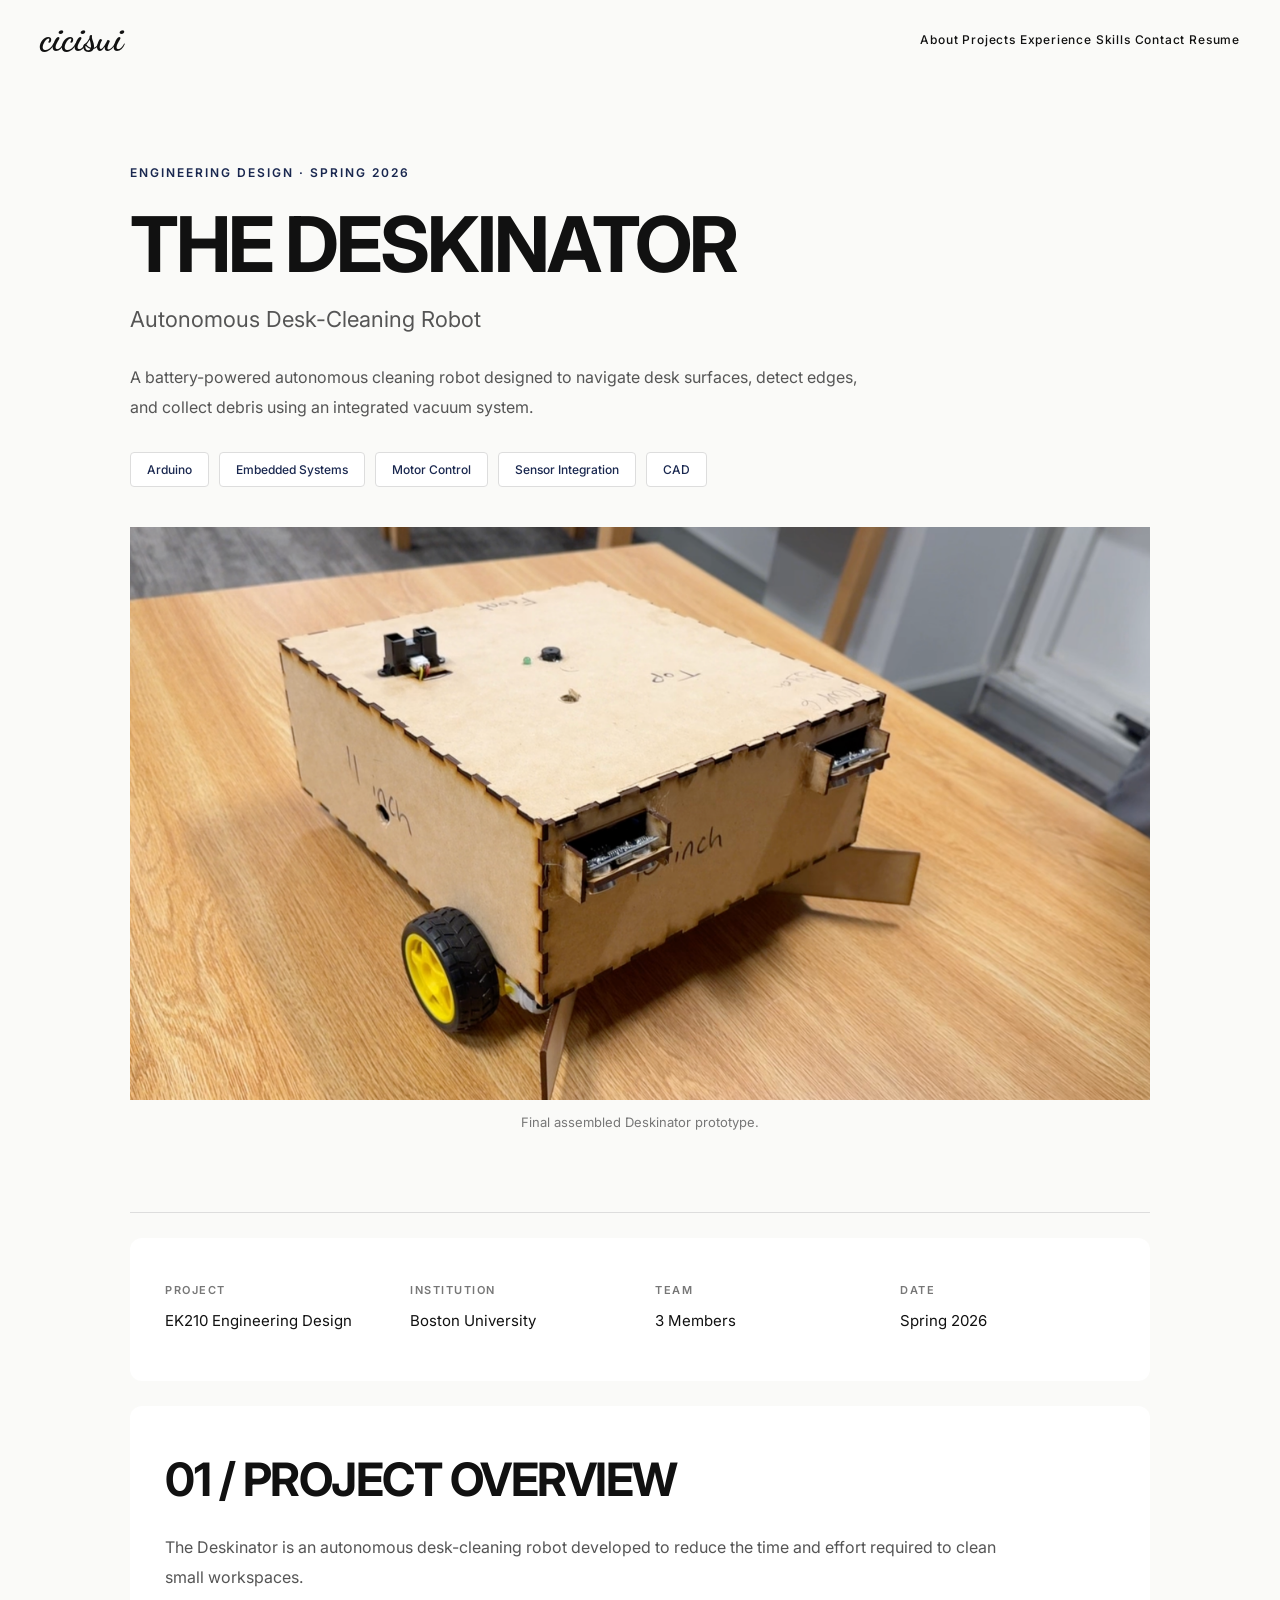
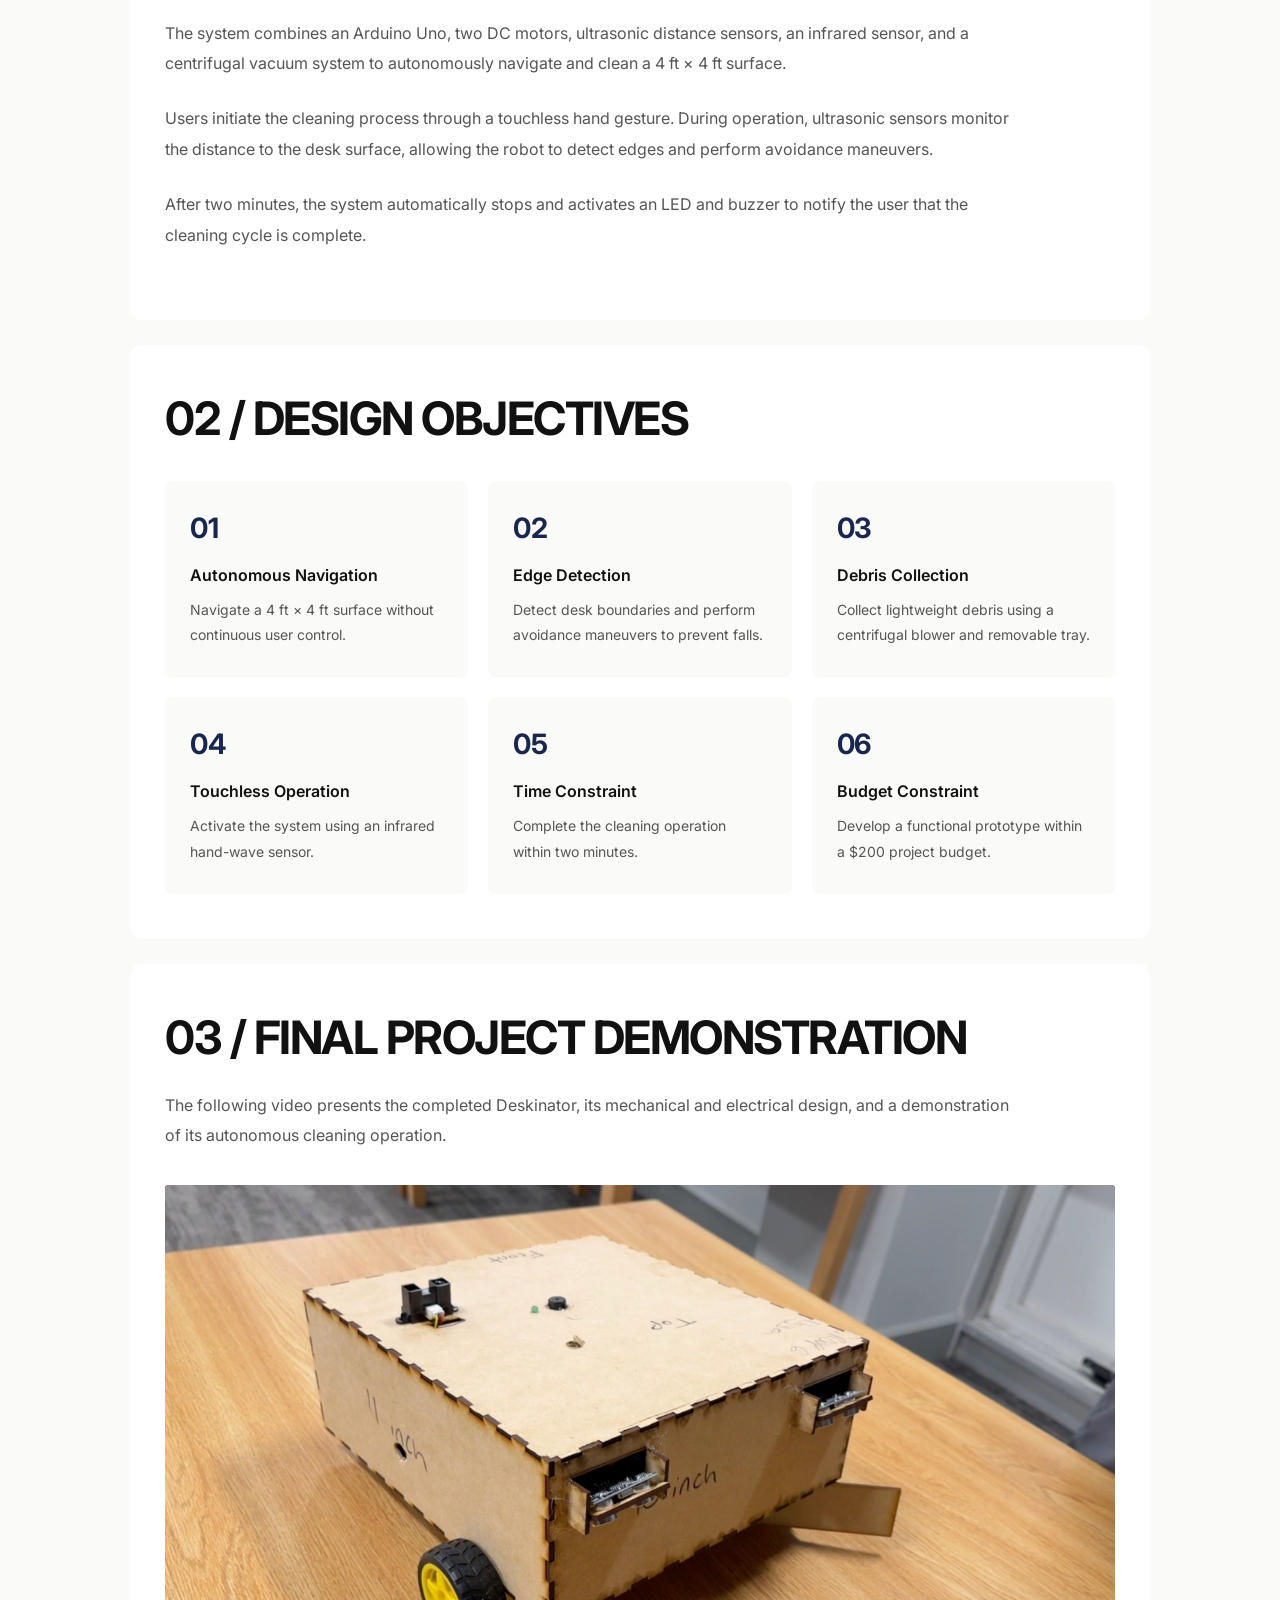
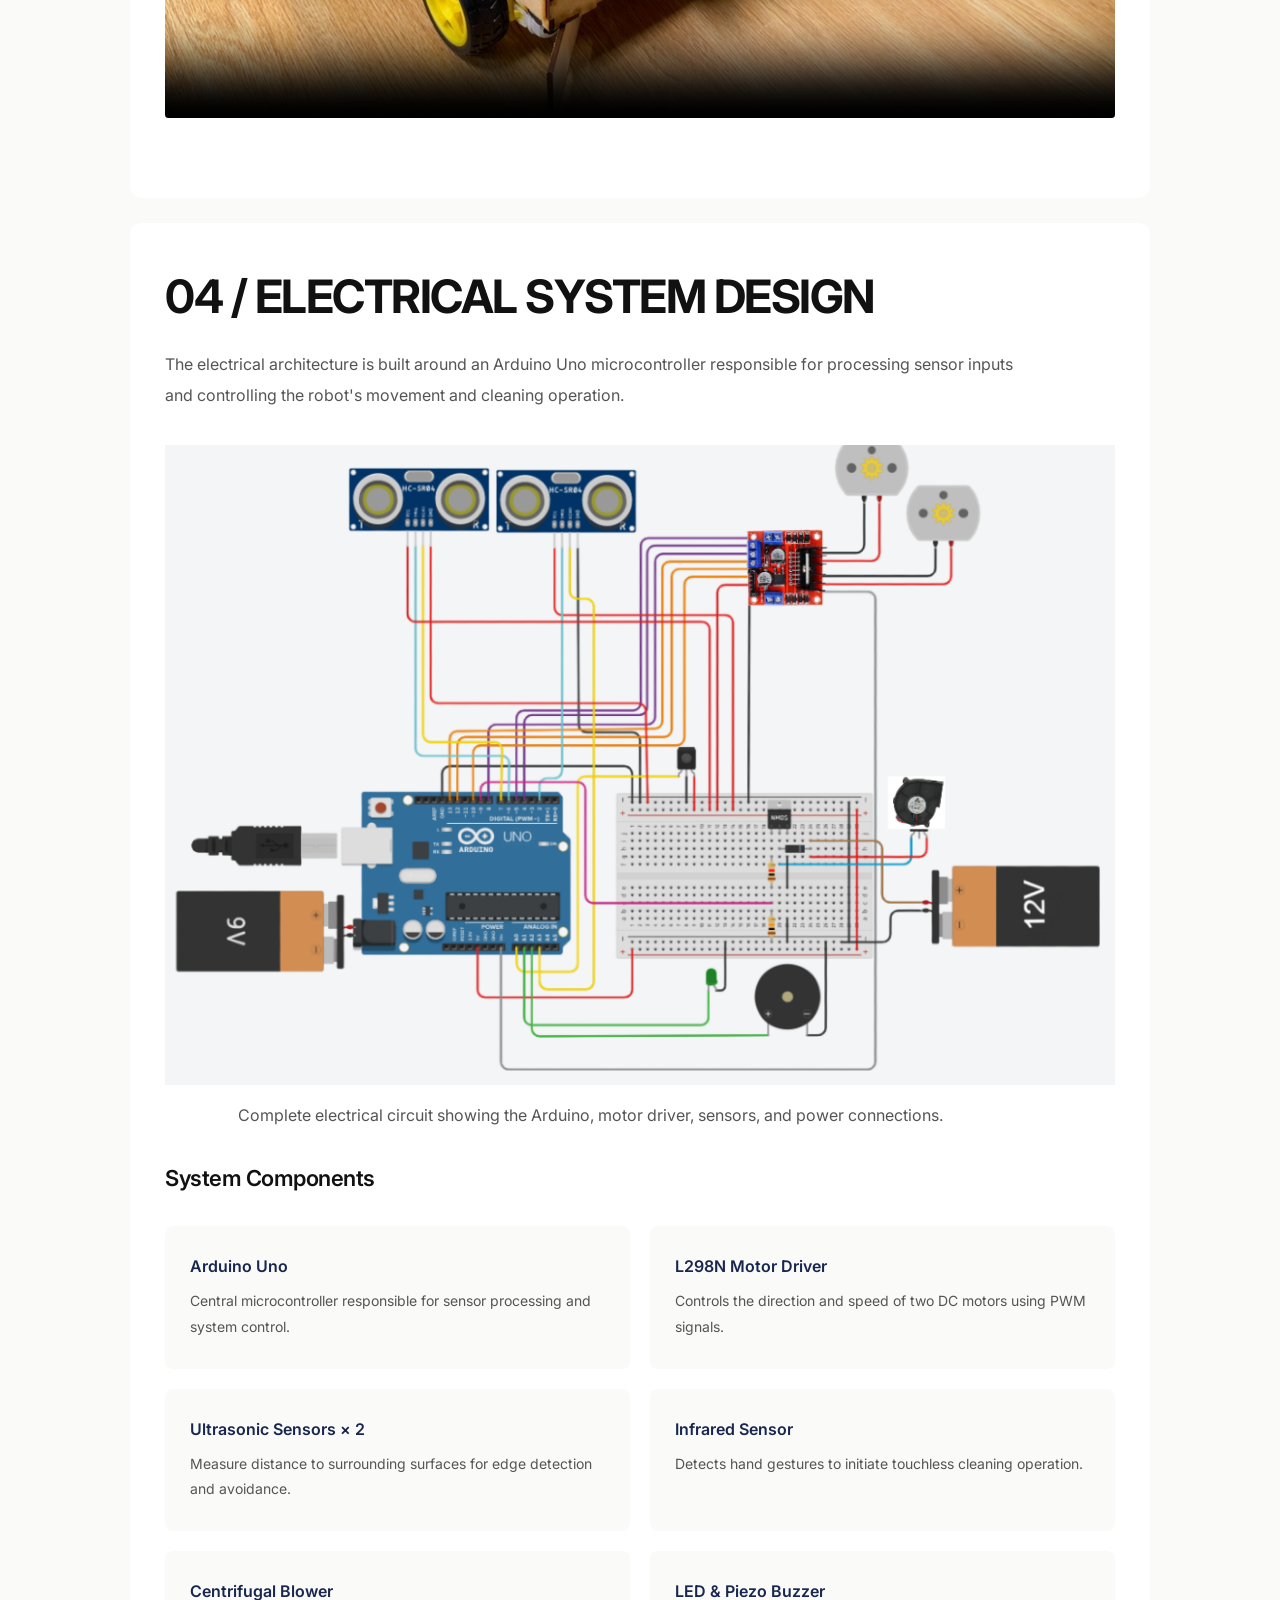
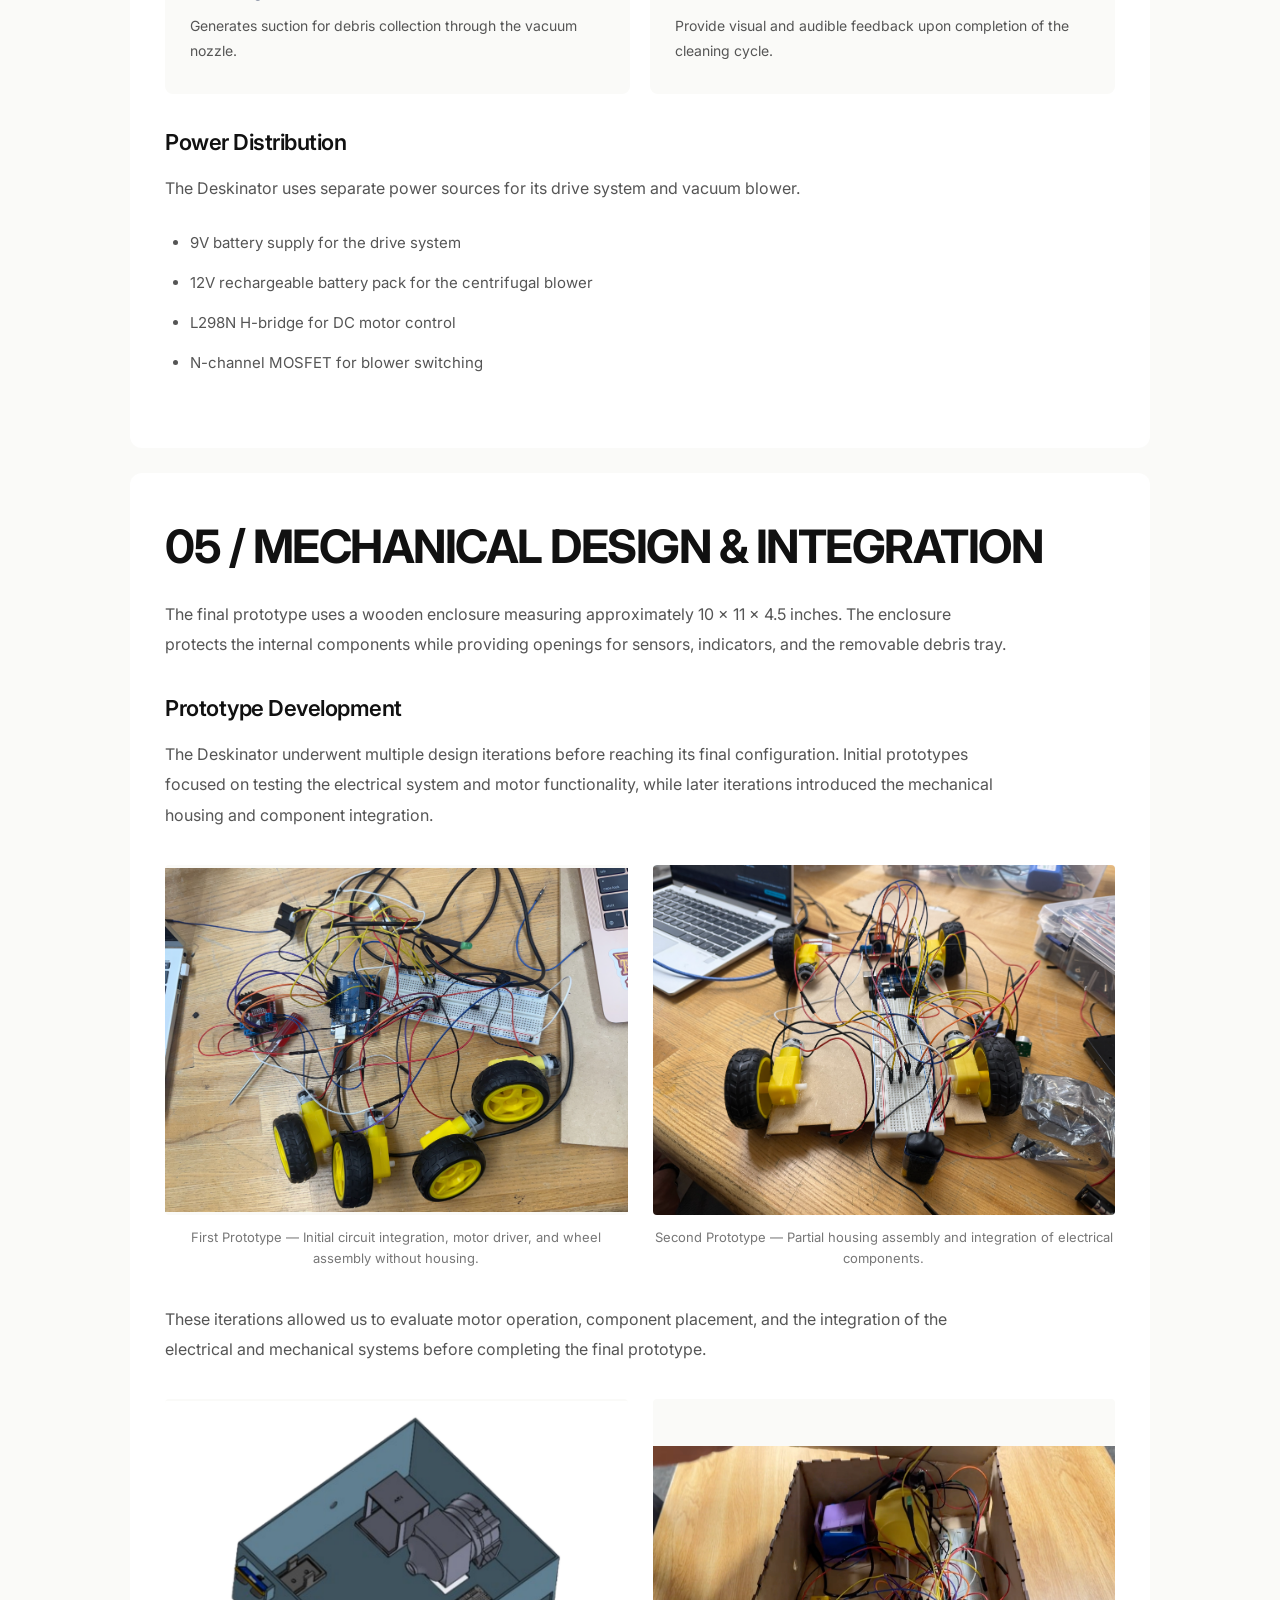
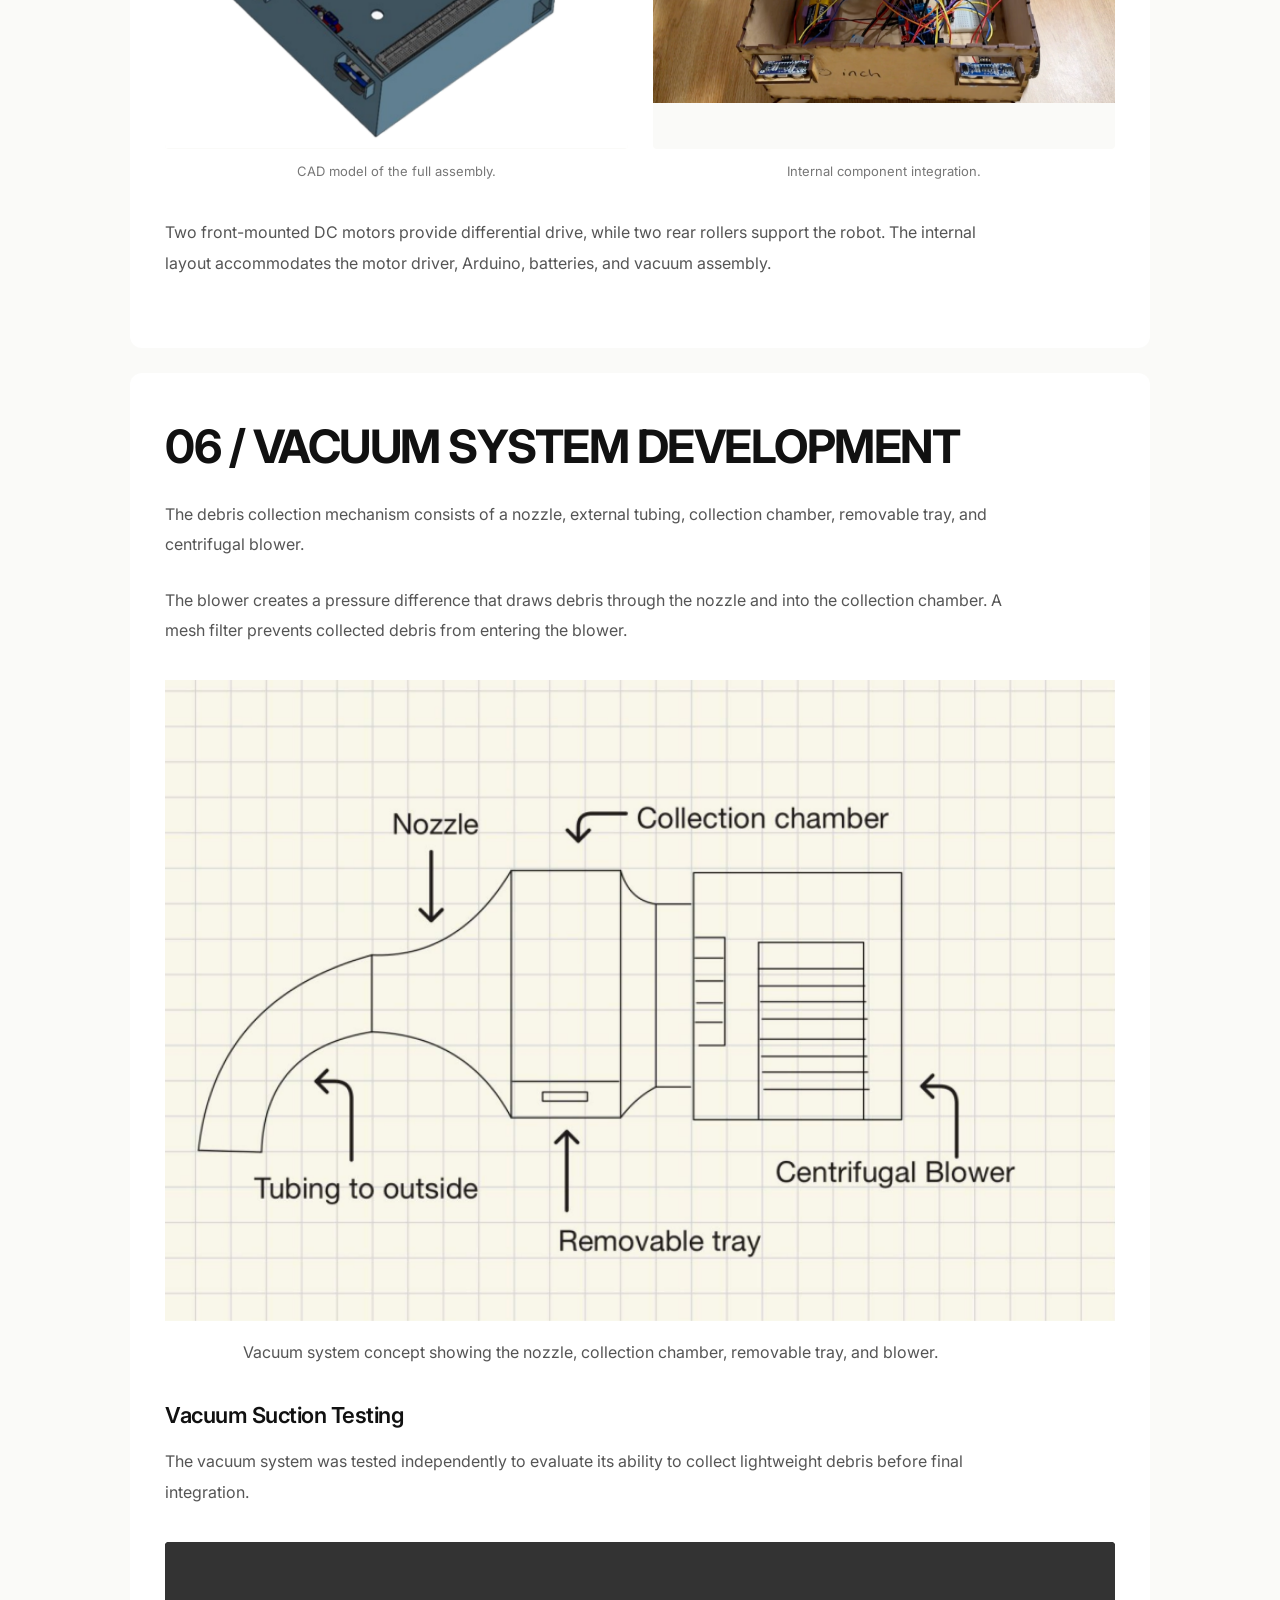
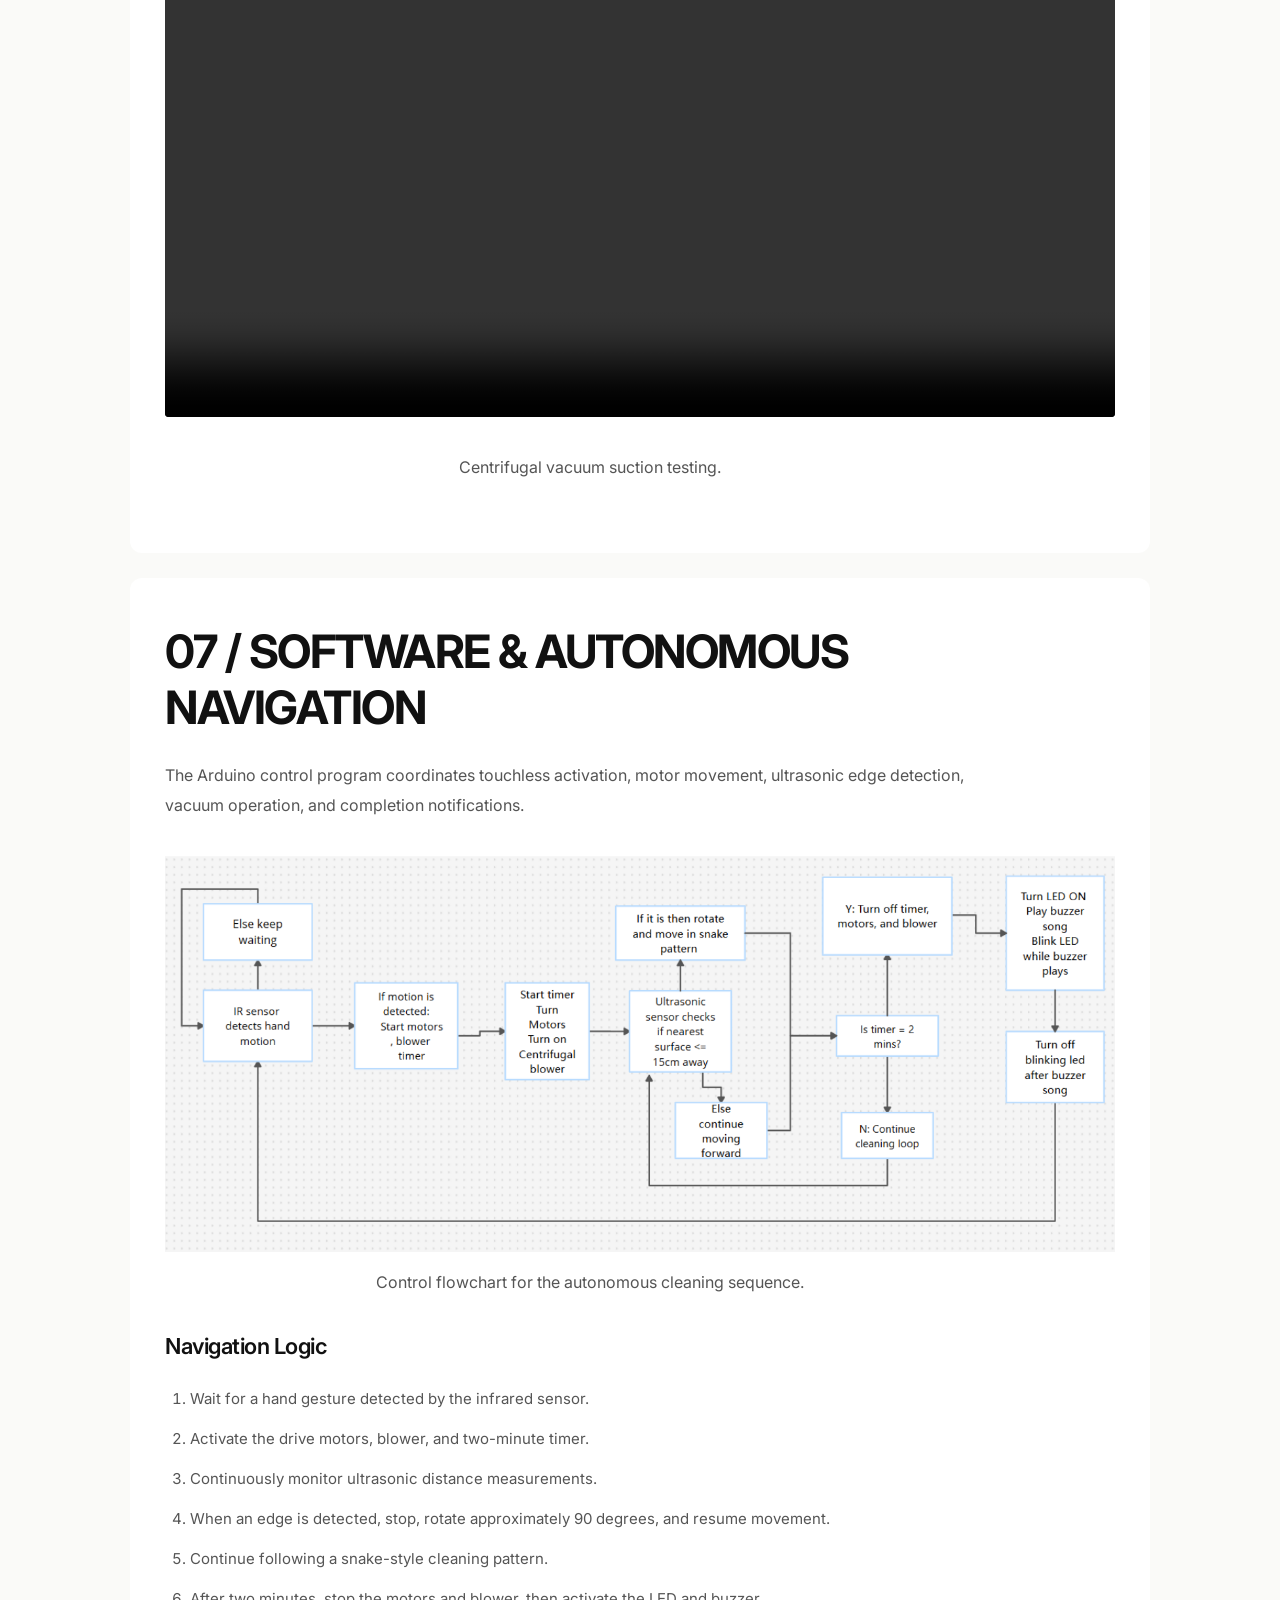
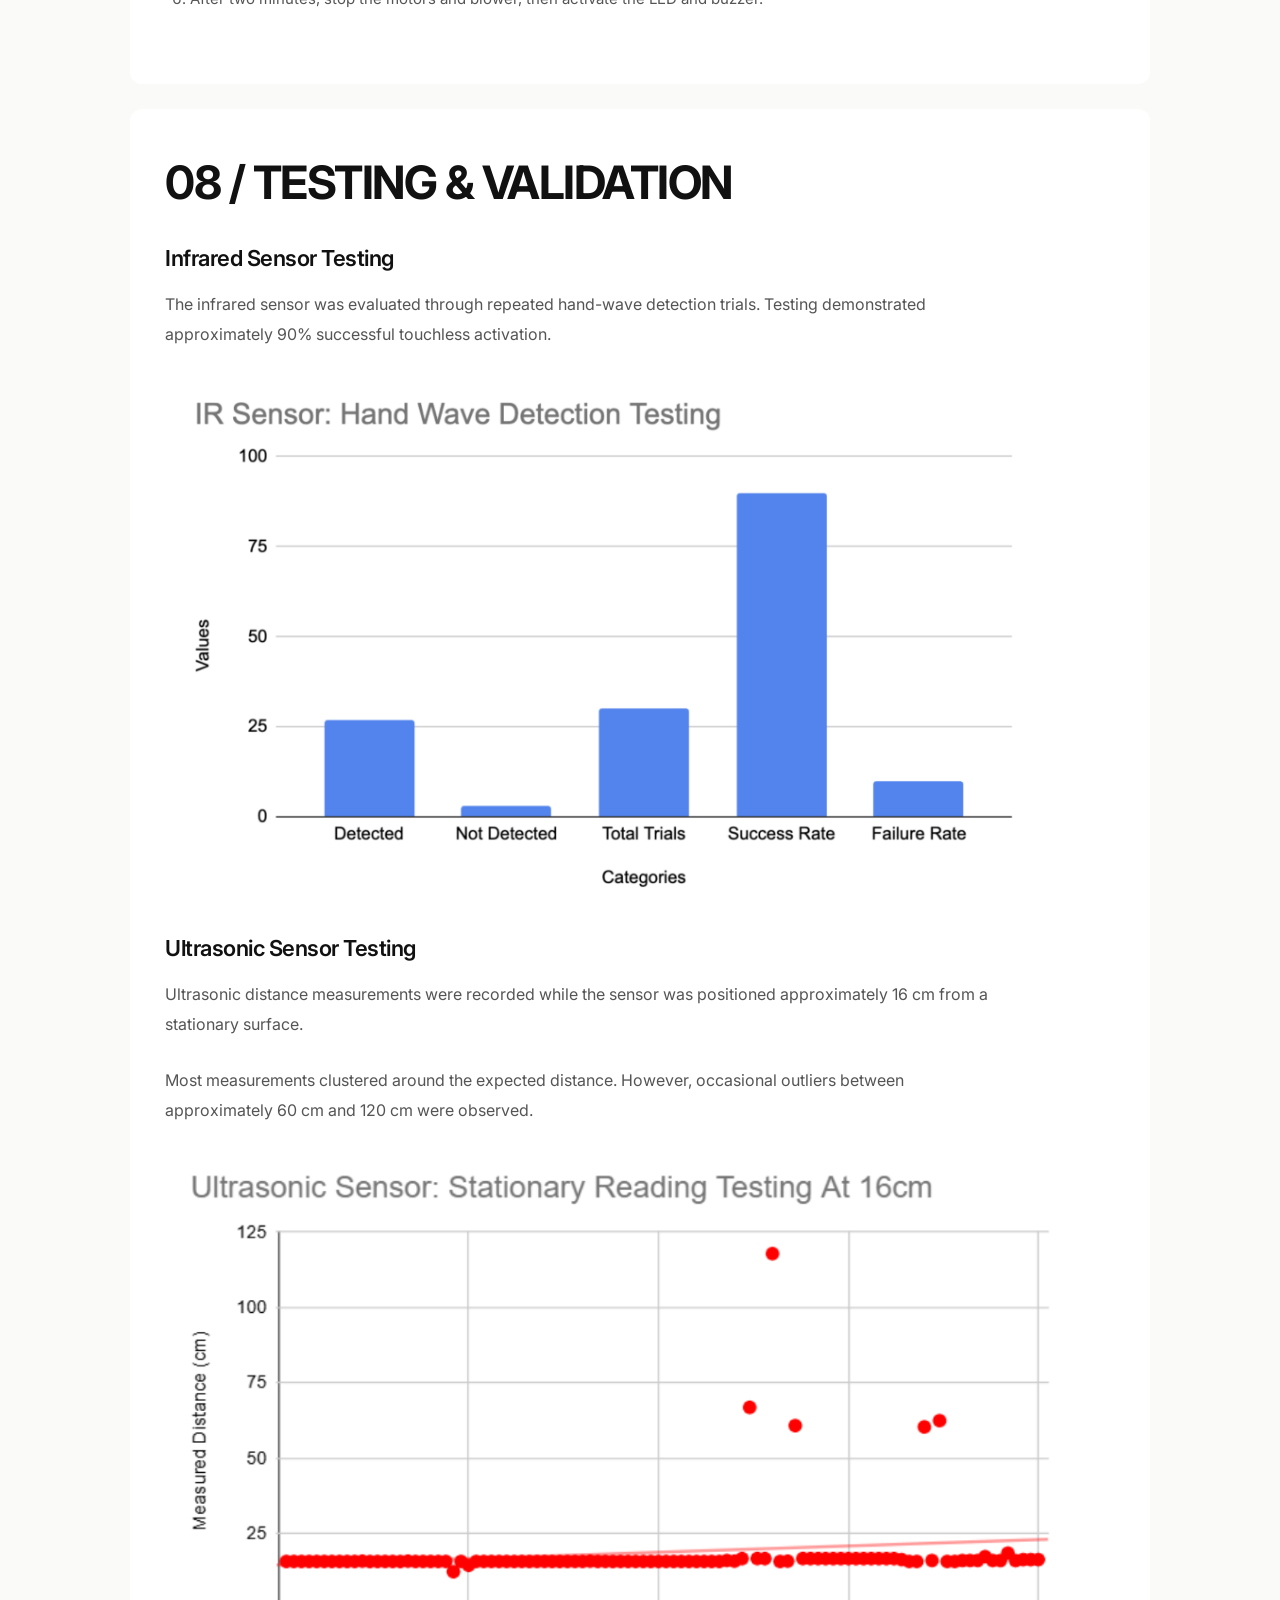
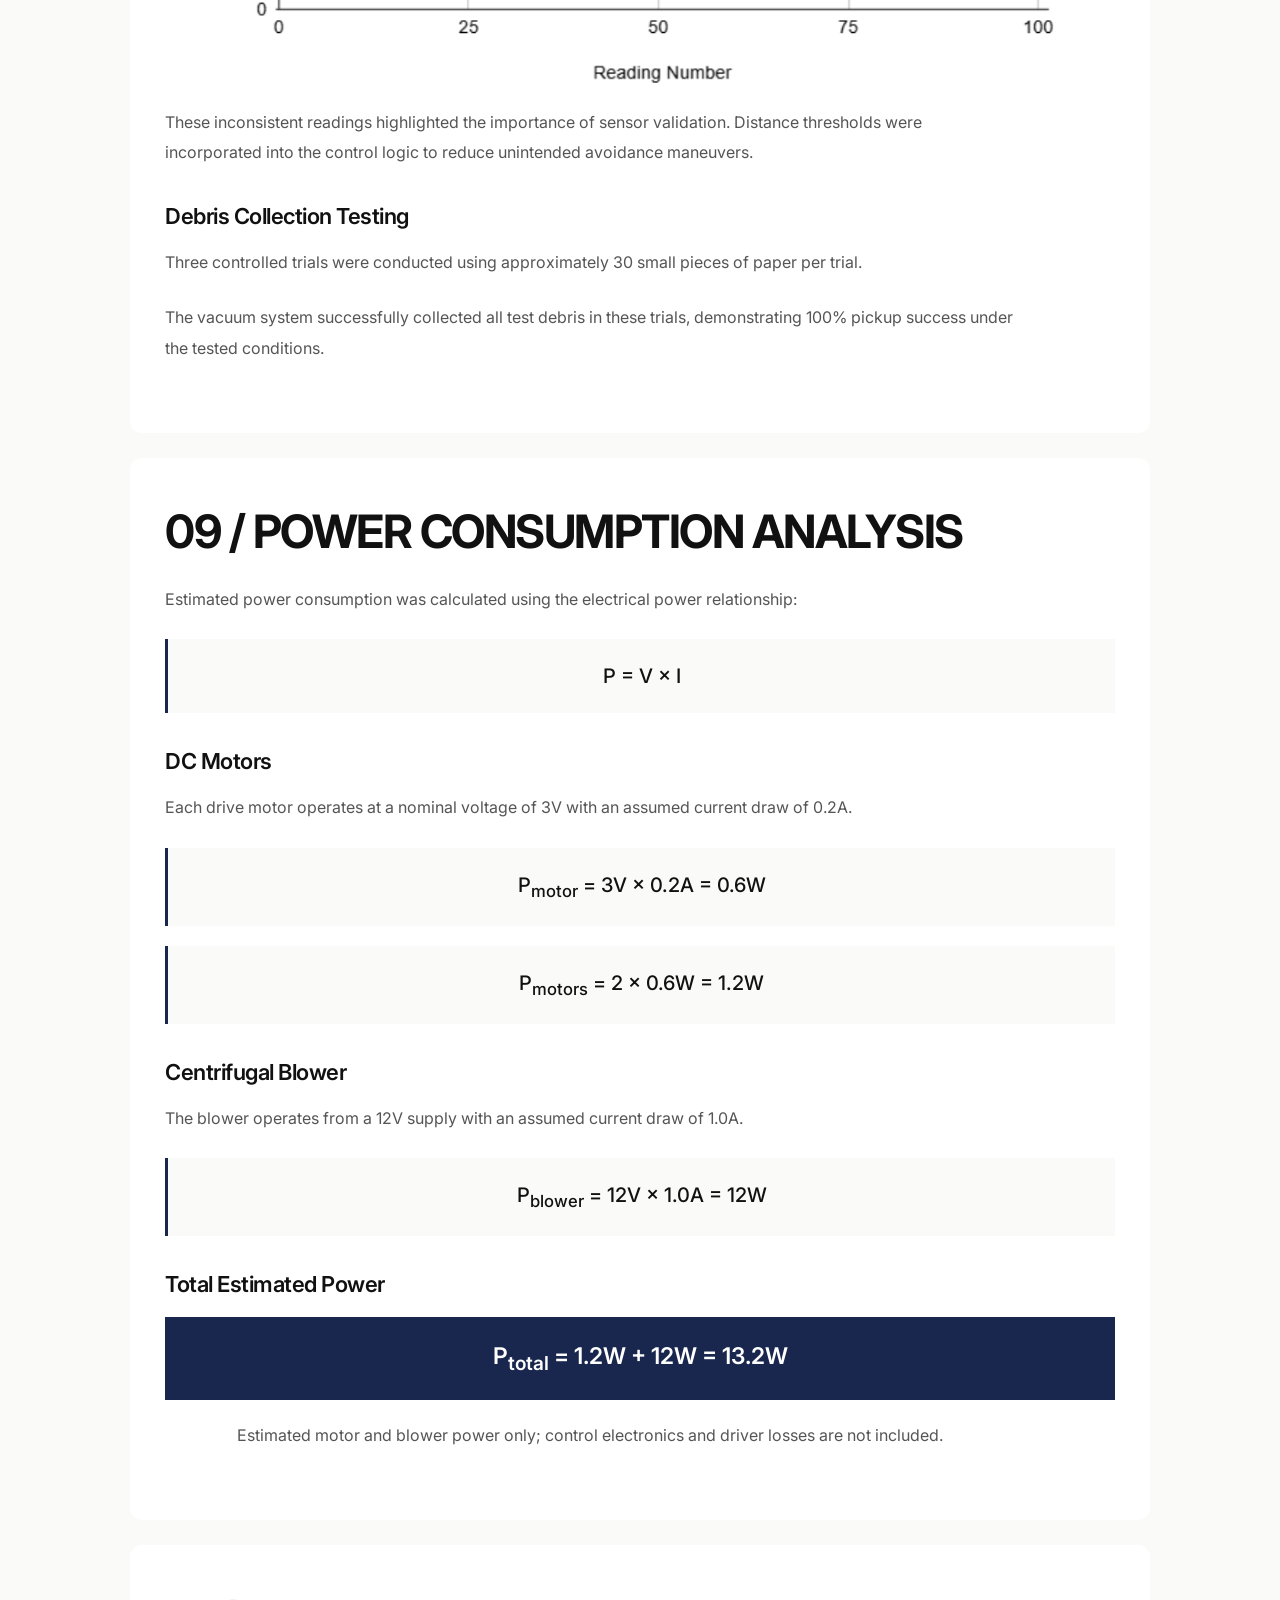
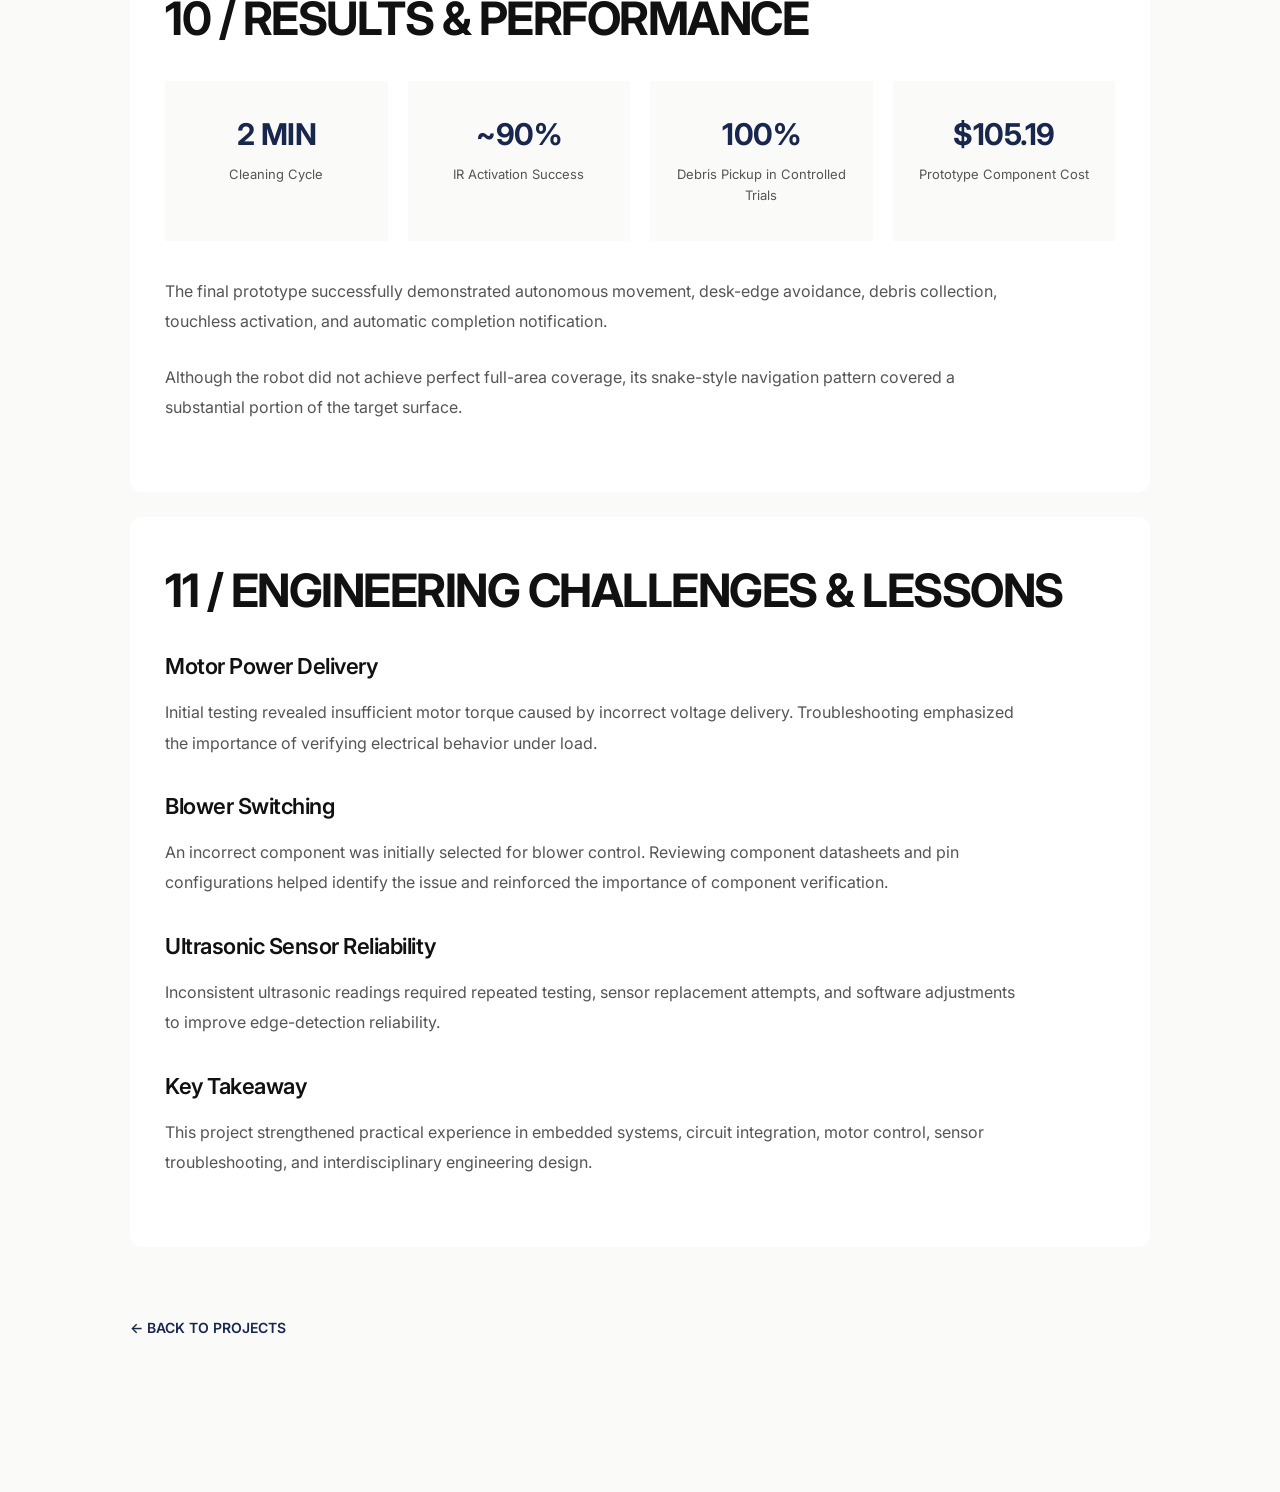
<file: projects/deskinator.html>
<!DOCTYPE html>
<html lang="en">

<head>
    <meta charset="UTF-8">
    <meta name="viewport" content="width=device-width, initial-scale=1.0">

    <title>Deskinator | Cici Sui</title>

    <link rel="stylesheet" href="../style.css">
</head>

<body class="project-body">

    <!-- NAVIGATION -->
    <header class="navbar">
        <a href="../index.html" class="logo">cicisui</a>

        <nav class="nav-links">
            <a href="../index.html#about">About</a>
            <a href="../index.html#projects">Projects</a>
            <a href="../index.html#experience">Experience</a>
            <a href="../index.html#skills">Skills</a>
            <a href="../index.html#contact">Contact</a>
                        <a href="../assets/cici-xiang-sui-resume.pdf" target="_blank" rel="noopener noreferrer">Resume</a>

        </nav>
    </header>


    <main class="deskinator-page">

        <!-- HERO -->
        <section class="deskinator-hero">

            <p class="deskinator-eyebrow">
                ENGINEERING DESIGN · SPRING 2026
            </p>

            <h1>THE DESKINATOR</h1>

            <p class="deskinator-subtitle">
                Autonomous Desk-Cleaning Robot
            </p>

            <p class="deskinator-intro">
                A battery-powered autonomous cleaning robot designed to
                navigate desk surfaces, detect edges, and collect debris
                using an integrated vacuum system.
            </p>

            <div class="deskinator-tags">
                <span>Arduino</span>
                <span>Embedded Systems</span>
                <span>Motor Control</span>
                <span>Sensor Integration</span>
                <span>CAD</span>
            </div>

            <img
                src="../images/the-deskinator/final-product.png"
                alt="Final Deskinator prototype"
                class="deskinator-hero-image"
            >

            <p class="deskinator-caption">
                Final assembled Deskinator prototype.
            </p>

        </section>


        <!-- PROJECT INFORMATION -->
        <section class="deskinator-section">

            <div class="deskinator-info-grid">

                <div>
                    <h3>PROJECT</h3>
                    <p>EK210 Engineering Design</p>
                </div>

                <div>
                    <h3>INSTITUTION</h3>
                    <p>Boston University</p>
                </div>

                <div>
                    <h3>TEAM</h3>
                    <p>3 Members</p>
                </div>

                <div>
                    <h3>DATE</h3>
                    <p>Spring 2026</p>
                </div>

            </div>

        </section>


        <!-- OVERVIEW -->
        <section class="deskinator-section">

            <h2>01 / PROJECT OVERVIEW</h2>

            <p>
                The Deskinator is an autonomous desk-cleaning robot
                developed to reduce the time and effort required
                to clean small workspaces.
            </p>

            <p>
                The system combines an Arduino Uno, two DC motors,
                ultrasonic distance sensors, an infrared sensor,
                and a centrifugal vacuum system to autonomously
                navigate and clean a 4 ft × 4 ft surface.
            </p>

            <p>
                Users initiate the cleaning process through a
                touchless hand gesture. During operation, ultrasonic
                sensors monitor the distance to the desk surface,
                allowing the robot to detect edges and perform
                avoidance maneuvers.
            </p>

            <p>
                After two minutes, the system automatically stops
                and activates an LED and buzzer to notify the user
                that the cleaning cycle is complete.
            </p>

        </section>


        <!-- OBJECTIVES -->
        <section class="deskinator-section">

            <h2>02 / DESIGN OBJECTIVES</h2>

            <div class="deskinator-objectives">

                <div class="deskinator-objective">
                    <h3>01</h3>
                    <h4>Autonomous Navigation</h4>
                    <p>
                        Navigate a 4 ft × 4 ft surface
                        without continuous user control.
                    </p>
                </div>

                <div class="deskinator-objective">
                    <h3>02</h3>
                    <h4>Edge Detection</h4>
                    <p>
                        Detect desk boundaries and perform
                        avoidance maneuvers to prevent falls.
                    </p>
                </div>

                <div class="deskinator-objective">
                    <h3>03</h3>
                    <h4>Debris Collection</h4>
                    <p>
                        Collect lightweight debris using
                        a centrifugal blower and removable tray.
                    </p>
                </div>

                <div class="deskinator-objective">
                    <h3>04</h3>
                    <h4>Touchless Operation</h4>
                    <p>
                        Activate the system using an
                        infrared hand-wave sensor.
                    </p>
                </div>

                <div class="deskinator-objective">
                    <h3>05</h3>
                    <h4>Time Constraint</h4>
                    <p>
                        Complete the cleaning operation
                        within two minutes.
                    </p>
                </div>

                <div class="deskinator-objective">
                    <h3>06</h3>
                    <h4>Budget Constraint</h4>
                    <p>
                        Develop a functional prototype
                        within a $200 project budget.
                    </p>
                </div>

            </div>

        </section>


        <!-- FINAL VIDEO -->
        <section class="deskinator-section">

            <h2>03 / FINAL PROJECT DEMONSTRATION</h2>

            <p>
                The following video presents the completed Deskinator,
                its mechanical and electrical design, and a demonstration
                of its autonomous cleaning operation.
            </p>

            <video
                class="deskinator-video"
                controls
                preload="metadata"
                playsinline
                poster="../images/the-deskinator/final-product.png"
            >
                <source
                    src="../videos/final-deskinator-video.mp4"
                    type="video/mp4"
                >

                Your browser does not support HTML5 video.
            </video>

        </section>


        <!-- ELECTRICAL DESIGN -->
        <section class="deskinator-section">

            <h2>04 / ELECTRICAL SYSTEM DESIGN</h2>

            <p>
                The electrical architecture is built around an
                Arduino Uno microcontroller responsible for
                processing sensor inputs and controlling the
                robot's movement and cleaning operation.
            </p>

            <img
                src="../images/the-deskinator/full-circuit.png"
                alt="Complete Deskinator electrical circuit diagram"
                class="deskinator-image"
                loading="lazy"
            >

            <p class="deskinator-caption">
                Complete electrical circuit showing the Arduino,
                motor driver, sensors, and power connections.
            </p>

            <h3>System Components</h3>

            <div class="deskinator-component-grid">

                <div>
                    <h4>Arduino Uno</h4>
                    <p>
                        Central microcontroller responsible for
                        sensor processing and system control.
                    </p>
                </div>

                <div>
                    <h4>L298N Motor Driver</h4>
                    <p>
                        Controls the direction and speed of
                        two DC motors using PWM signals.
                    </p>
                </div>

                <div>
                    <h4>Ultrasonic Sensors × 2</h4>
                    <p>
                        Measure distance to surrounding surfaces
                        for edge detection and avoidance.
                    </p>
                </div>

                <div>
                    <h4>Infrared Sensor</h4>
                    <p>
                        Detects hand gestures to initiate
                        touchless cleaning operation.
                    </p>
                </div>

                <div>
                    <h4>Centrifugal Blower</h4>
                    <p>
                        Generates suction for debris collection
                        through the vacuum nozzle.
                    </p>
                </div>

                <div>
                    <h4>LED & Piezo Buzzer</h4>
                    <p>
                        Provide visual and audible feedback
                        upon completion of the cleaning cycle.
                    </p>
                </div>

            </div>

            <h3>Power Distribution</h3>

            <p>
                The Deskinator uses separate power sources
                for its drive system and vacuum blower.
            </p>

            <ul>
                <li>9V battery supply for the drive system</li>
                <li>12V rechargeable battery pack for the centrifugal blower</li>
                <li>L298N H-bridge for DC motor control</li>
                <li>N-channel MOSFET for blower switching</li>
            </ul>

        </section>


        <!-- MECHANICAL DESIGN -->
        <section class="deskinator-section">

            <h2>05 / MECHANICAL DESIGN & INTEGRATION</h2>

            <p>
                The final prototype uses a wooden enclosure
                measuring approximately 10 × 11 × 4.5 inches.
                The enclosure protects the internal components
                while providing openings for sensors,
                indicators, and the removable debris tray.
            </p>
            <!-- PROTOTYPE DEVELOPMENT -->

<h3>Prototype Development</h3>

<p>
    The Deskinator underwent multiple design iterations before
    reaching its final configuration. Initial prototypes focused
    on testing the electrical system and motor functionality,
    while later iterations introduced the mechanical housing
    and component integration.
</p>

<div class="deskinator-image-grid">

    <!-- FIRST PROTOTYPE -->
    <figure>
        <img
            src="../images/the-deskinator/first-prototype.png"
            alt="First Deskinator prototype showing the motor driver and wheel connections"
            loading="lazy"
        >

        <figcaption>
            First Prototype — Initial circuit integration,
            motor driver, and wheel assembly without housing.
        </figcaption>
    </figure>

    <!-- SECOND PROTOTYPE -->
    <figure>
        <img
            src="../images/the-deskinator/second-prototype.png"
            alt="Second Deskinator prototype with partially assembled housing"
            loading="lazy"
        >

        <figcaption>
            Second Prototype — Partial housing assembly
            and integration of electrical components.
        </figcaption>
    </figure>

</div>

<p>
    These iterations allowed us to evaluate motor operation,
    component placement, and the integration of the electrical
    and mechanical systems before completing the final prototype.
</p>

            <div class="deskinator-image-grid">

                <figure>
                    <img
                        src="../images/the-deskinator/full-assembly-cad.png"
                        alt="CAD model of the Deskinator assembly"
                        loading="lazy"
                    >

                    <figcaption>
                        CAD model of the full assembly.
                    </figcaption>
                </figure>

                <figure>
                    <img
                        src="../images/the-deskinator/interior-final-product.png"
                        alt="Interior of the completed Deskinator"
                        loading="lazy"
                    >

                    <figcaption>
                        Internal component integration.
                    </figcaption>
                </figure>

            </div>

            <p>
                Two front-mounted DC motors provide differential
                drive, while two rear rollers support the robot.
                The internal layout accommodates the motor driver,
                Arduino, batteries, and vacuum assembly.
            </p>

        </section>


        <!-- VACUUM SYSTEM -->
        <section class="deskinator-section">

            <h2>06 / VACUUM SYSTEM DEVELOPMENT</h2>

            <p>
                The debris collection mechanism consists of
                a nozzle, external tubing, collection chamber,
                removable tray, and centrifugal blower.
            </p>

            <p>
                The blower creates a pressure difference that
                draws debris through the nozzle and into the
                collection chamber. A mesh filter prevents
                collected debris from entering the blower.
            </p>

            <img
                src="../images/the-deskinator/vacuum-system-sketch.png"
                alt="Deskinator vacuum system design"
                class="deskinator-image"
                loading="lazy"
            >

            <p class="deskinator-caption">
                Vacuum system concept showing the nozzle,
                collection chamber, removable tray, and blower.
            </p>

            <h3>Vacuum Suction Testing</h3>

            <p>
                The vacuum system was tested independently
                to evaluate its ability to collect lightweight
                debris before final integration.
            </p>

            <video
                class="deskinator-video"
                controls
                preload="metadata"
                playsinline
            >
                <source
                    src="../videos/centrifugal-vacuum-test.mp4"
                    type="video/mp4"
                >

                Your browser does not support HTML5 video.
            </video>

            <p class="deskinator-caption">
                Centrifugal vacuum suction testing.
            </p>

        </section>


        <!-- SOFTWARE -->
        <section class="deskinator-section">

            <h2>07 / SOFTWARE & AUTONOMOUS NAVIGATION</h2>

            <p>
                The Arduino control program coordinates
                touchless activation, motor movement,
                ultrasonic edge detection, vacuum operation,
                and completion notifications.
            </p>

            <img
                src="../images/the-deskinator/code-flow-chart.png"
                alt="Deskinator software flowchart"
                class="deskinator-image"
                loading="lazy"
            >

            <p class="deskinator-caption">
                Control flowchart for the autonomous cleaning sequence.
            </p>

            <h3>Navigation Logic</h3>

            <ol>
                <li>
                    Wait for a hand gesture detected by
                    the infrared sensor.
                </li>

                <li>
                    Activate the drive motors, blower,
                    and two-minute timer.
                </li>

                <li>
                    Continuously monitor ultrasonic
                    distance measurements.
                </li>

                <li>
                    When an edge is detected, stop,
                    rotate approximately 90 degrees,
                    and resume movement.
                </li>

                <li>
                    Continue following a snake-style
                    cleaning pattern.
                </li>

                <li>
                    After two minutes, stop the motors
                    and blower, then activate the LED
                    and buzzer.
                </li>
            </ol>

        </section>


        <!-- TESTING -->
        <section class="deskinator-section">

            <h2>08 / TESTING & VALIDATION</h2>

            <h3>Infrared Sensor Testing</h3>

            <p>
                The infrared sensor was evaluated through
                repeated hand-wave detection trials.
                Testing demonstrated approximately 90%
                successful touchless activation.
            </p>

            <img
                src="../images/the-deskinator/IR testing.png"
                alt="Infrared sensor testing results"
                class="deskinator-image"
                loading="lazy"
            >

            <h3>Ultrasonic Sensor Testing</h3>

            <p>
                Ultrasonic distance measurements were recorded
                while the sensor was positioned approximately
                16 cm from a stationary surface.
            </p>

            <p>
                Most measurements clustered around the
                expected distance. However, occasional
                outliers between approximately 60 cm
                and 120 cm were observed.
            </p>

            <img
                src="../images/the-deskinator/ultrasonic-testing.png"
                alt="Ultrasonic sensor distance testing results"
                class="deskinator-image"
                loading="lazy"
            >

            <p>
                These inconsistent readings highlighted
                the importance of sensor validation.
                Distance thresholds were incorporated
                into the control logic to reduce
                unintended avoidance maneuvers.
            </p>

            <h3>Debris Collection Testing</h3>

            <p>
                Three controlled trials were conducted
                using approximately 30 small pieces
                of paper per trial.
            </p>

            <p>
                The vacuum system successfully collected
                all test debris in these trials,
                demonstrating 100% pickup success
                under the tested conditions.
            </p>

        </section>


        <!-- CALCULATIONS -->
        <section class="deskinator-section">

            <h2>09 / POWER CONSUMPTION ANALYSIS</h2>

            <p>
                Estimated power consumption was calculated
                using the electrical power relationship:
            </p>

            <div class="deskinator-equation">
                P = V × I
            </div>

            <h3>DC Motors</h3>

            <p>
                Each drive motor operates at a nominal
                voltage of 3V with an assumed current
                draw of 0.2A.
            </p>

            <div class="deskinator-equation">
                P<sub>motor</sub> = 3V × 0.2A = 0.6W
            </div>

            <div class="deskinator-equation">
                P<sub>motors</sub> = 2 × 0.6W = 1.2W
            </div>

            <h3>Centrifugal Blower</h3>

            <p>
                The blower operates from a 12V supply
                with an assumed current draw of 1.0A.
            </p>

            <div class="deskinator-equation">
                P<sub>blower</sub> = 12V × 1.0A = 12W
            </div>

            <h3>Total Estimated Power</h3>

            <div class="deskinator-equation deskinator-total">
                P<sub>total</sub> = 1.2W + 12W = 13.2W
            </div>

            <p class="deskinator-caption">
                Estimated motor and blower power only;
                control electronics and driver losses
                are not included.
            </p>

        </section>


        <!-- RESULTS -->
        <section class="deskinator-section">

            <h2>10 / RESULTS & PERFORMANCE</h2>

            <div class="deskinator-results">

                <div>
                    <h3>2 MIN</h3>
                    <p>Cleaning Cycle</p>
                </div>

                <div>
                    <h3>~90%</h3>
                    <p>IR Activation Success</p>
                </div>

                <div>
                    <h3>100%</h3>
                    <p>Debris Pickup in Controlled Trials</p>
                </div>

                <div>
                    <h3>$105.19</h3>
                    <p>Prototype Component Cost</p>
                </div>

            </div>

            <p>
                The final prototype successfully demonstrated
                autonomous movement, desk-edge avoidance,
                debris collection, touchless activation,
                and automatic completion notification.
            </p>

            <p>
                Although the robot did not achieve perfect
                full-area coverage, its snake-style
                navigation pattern covered a substantial
                portion of the target surface.
            </p>

        </section>


        <!-- CHALLENGES -->
        <section class="deskinator-section">

            <h2>11 / ENGINEERING CHALLENGES & LESSONS</h2>

            <h3>Motor Power Delivery</h3>

            <p>
                Initial testing revealed insufficient
                motor torque caused by incorrect
                voltage delivery. Troubleshooting
                emphasized the importance of verifying
                electrical behavior under load.
            </p>

            <h3>Blower Switching</h3>

            <p>
                An incorrect component was initially
                selected for blower control.
                Reviewing component datasheets and
                pin configurations helped identify
                the issue and reinforced the importance
                of component verification.
            </p>

            <h3>Ultrasonic Sensor Reliability</h3>

            <p>
                Inconsistent ultrasonic readings
                required repeated testing, sensor
                replacement attempts, and software
                adjustments to improve edge-detection
                reliability.
            </p>

            <h3>Key Takeaway</h3>

            <p>
                This project strengthened practical
                experience in embedded systems,
                circuit integration, motor control,
                sensor troubleshooting, and
                interdisciplinary engineering design.
            </p>

        </section>


        <!-- BACK -->
        <section class="deskinator-section deskinator-back">

            <a href="../index.html#projects">
                ← BACK TO PROJECTS
            </a>

        </section>

    </main>

</body>
</html>
</file>
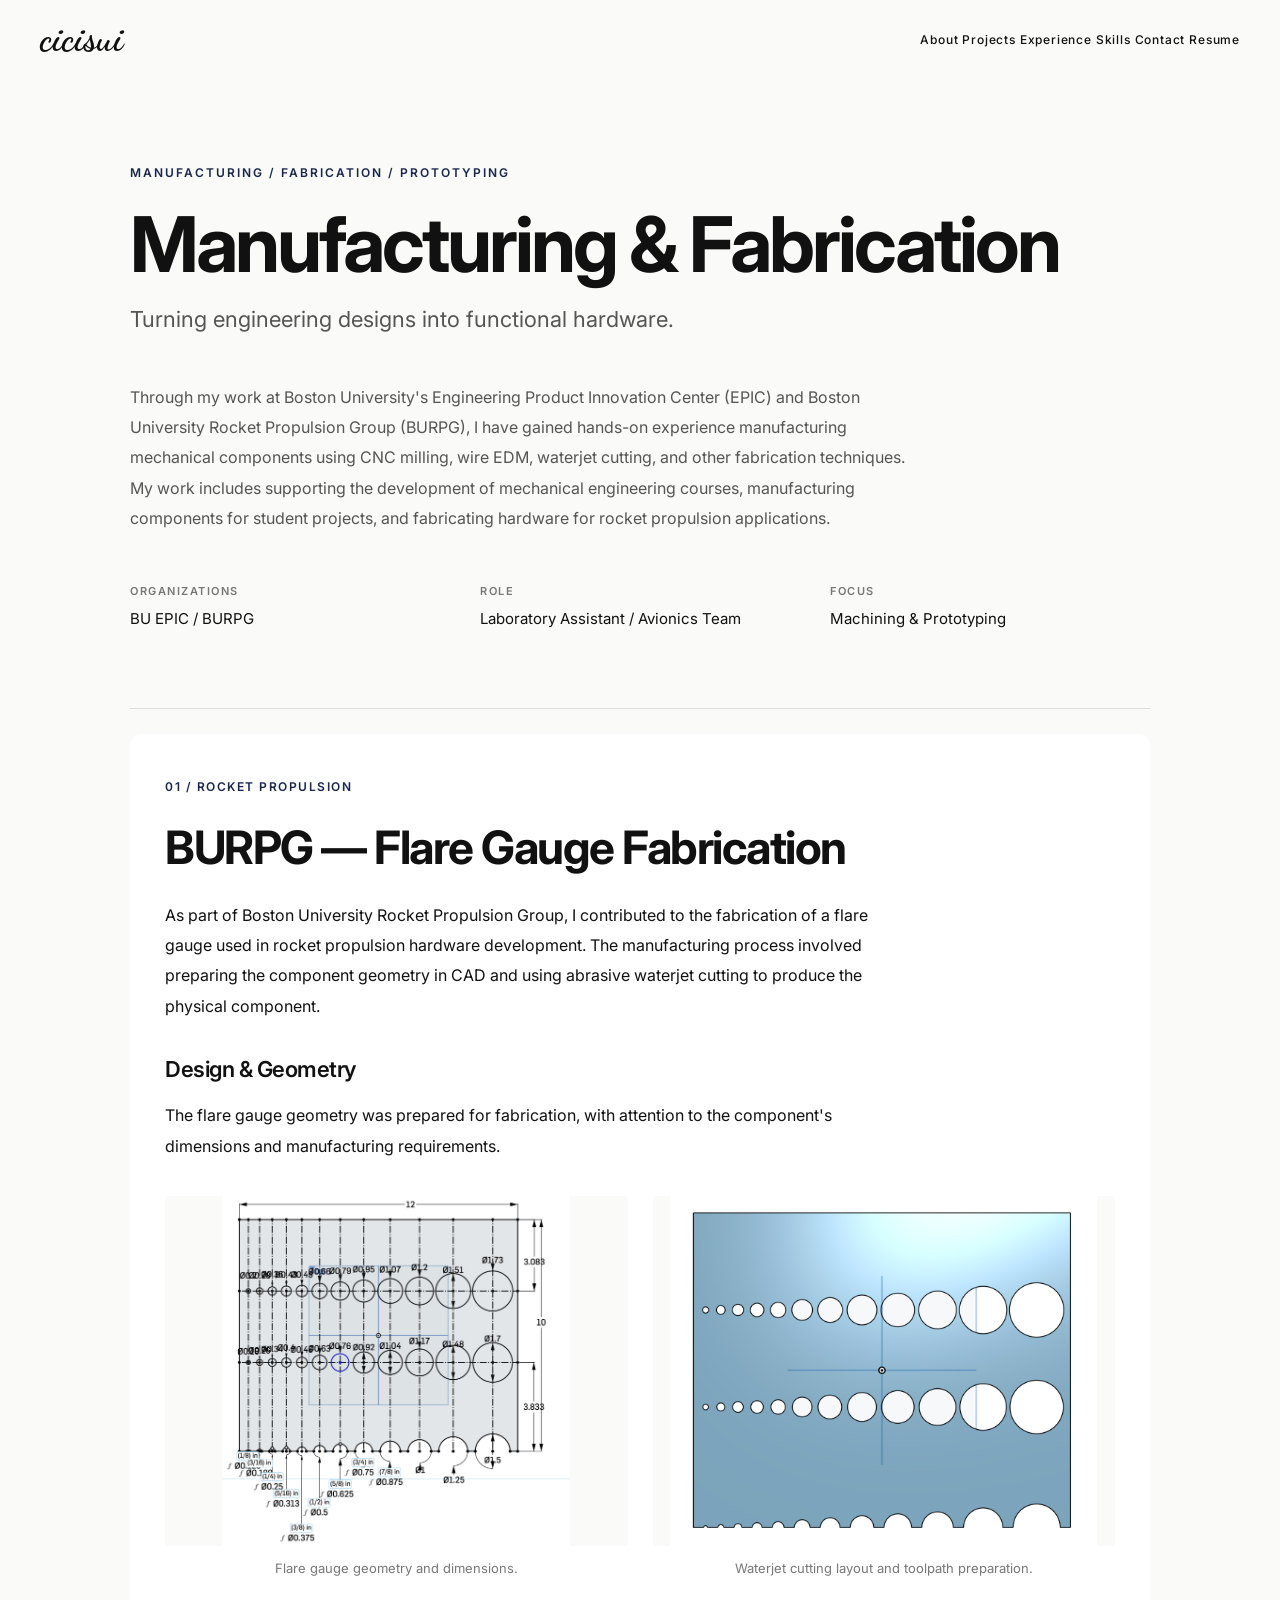
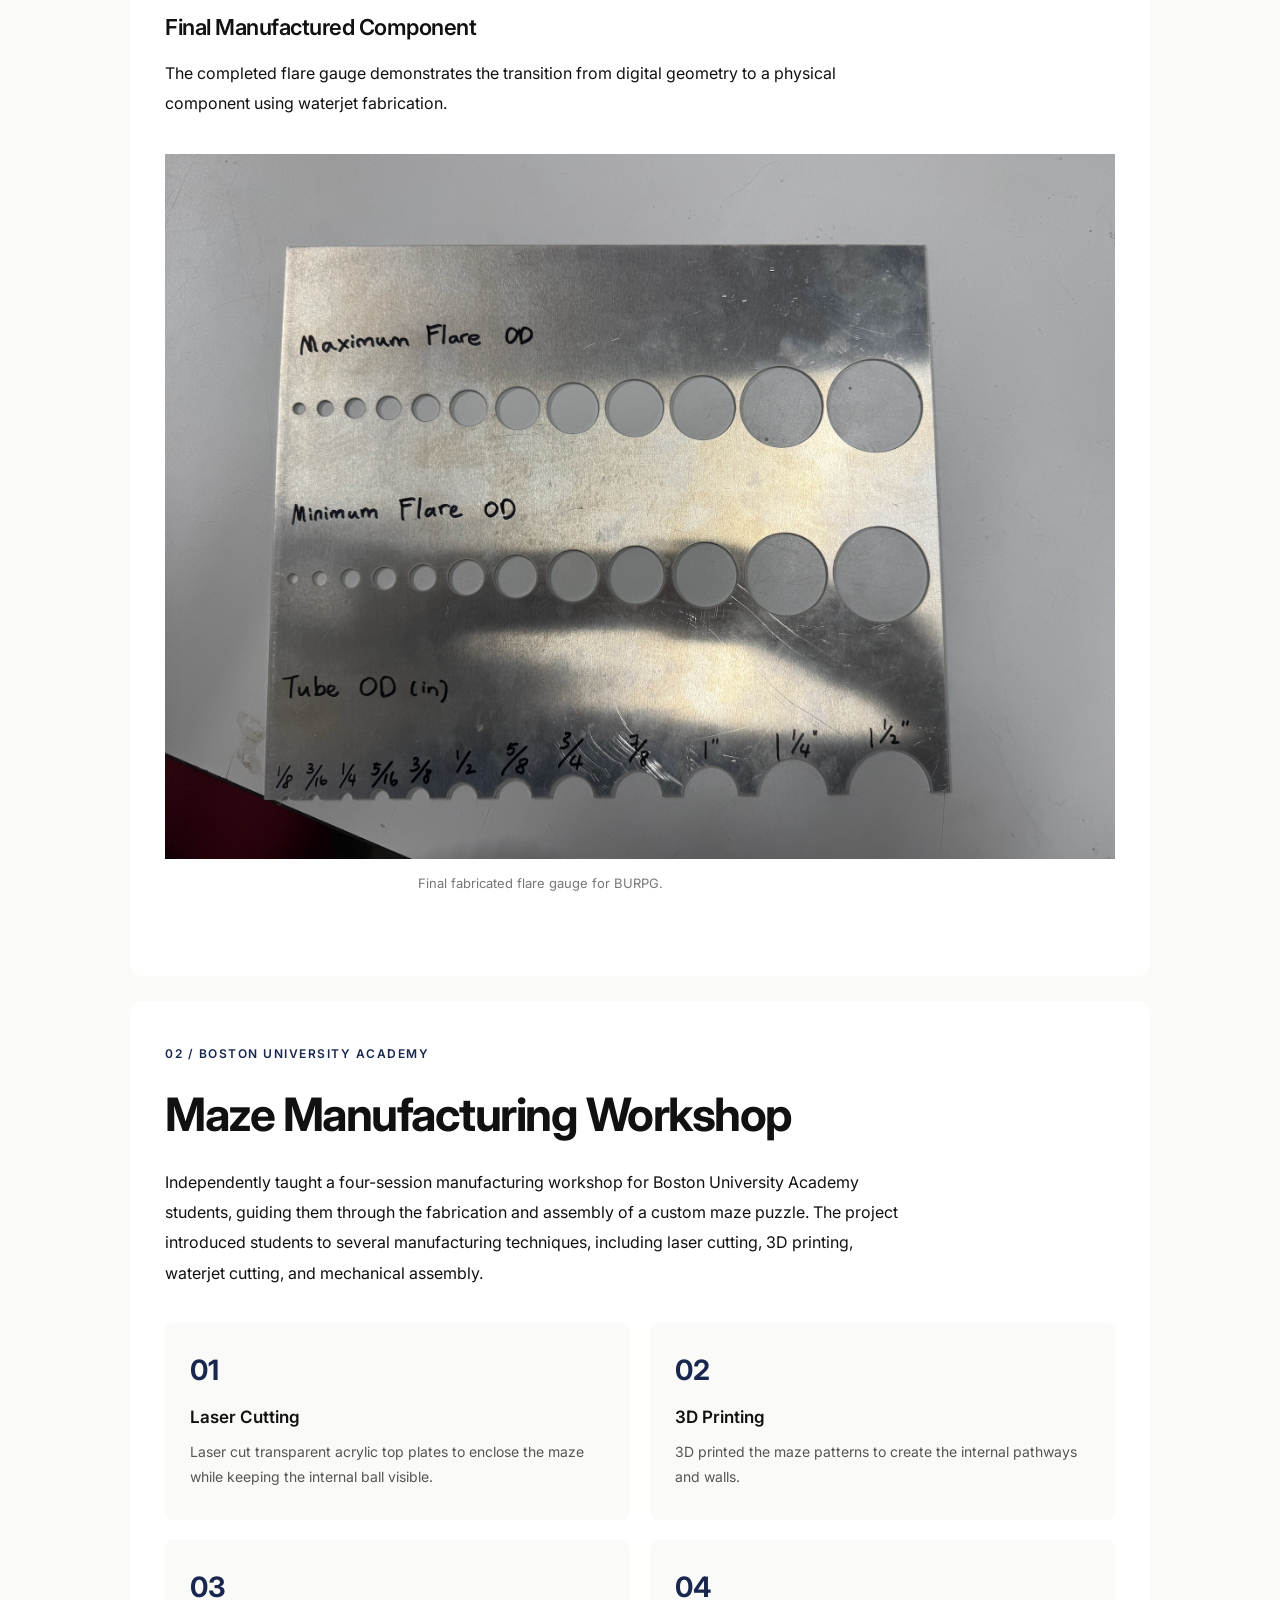
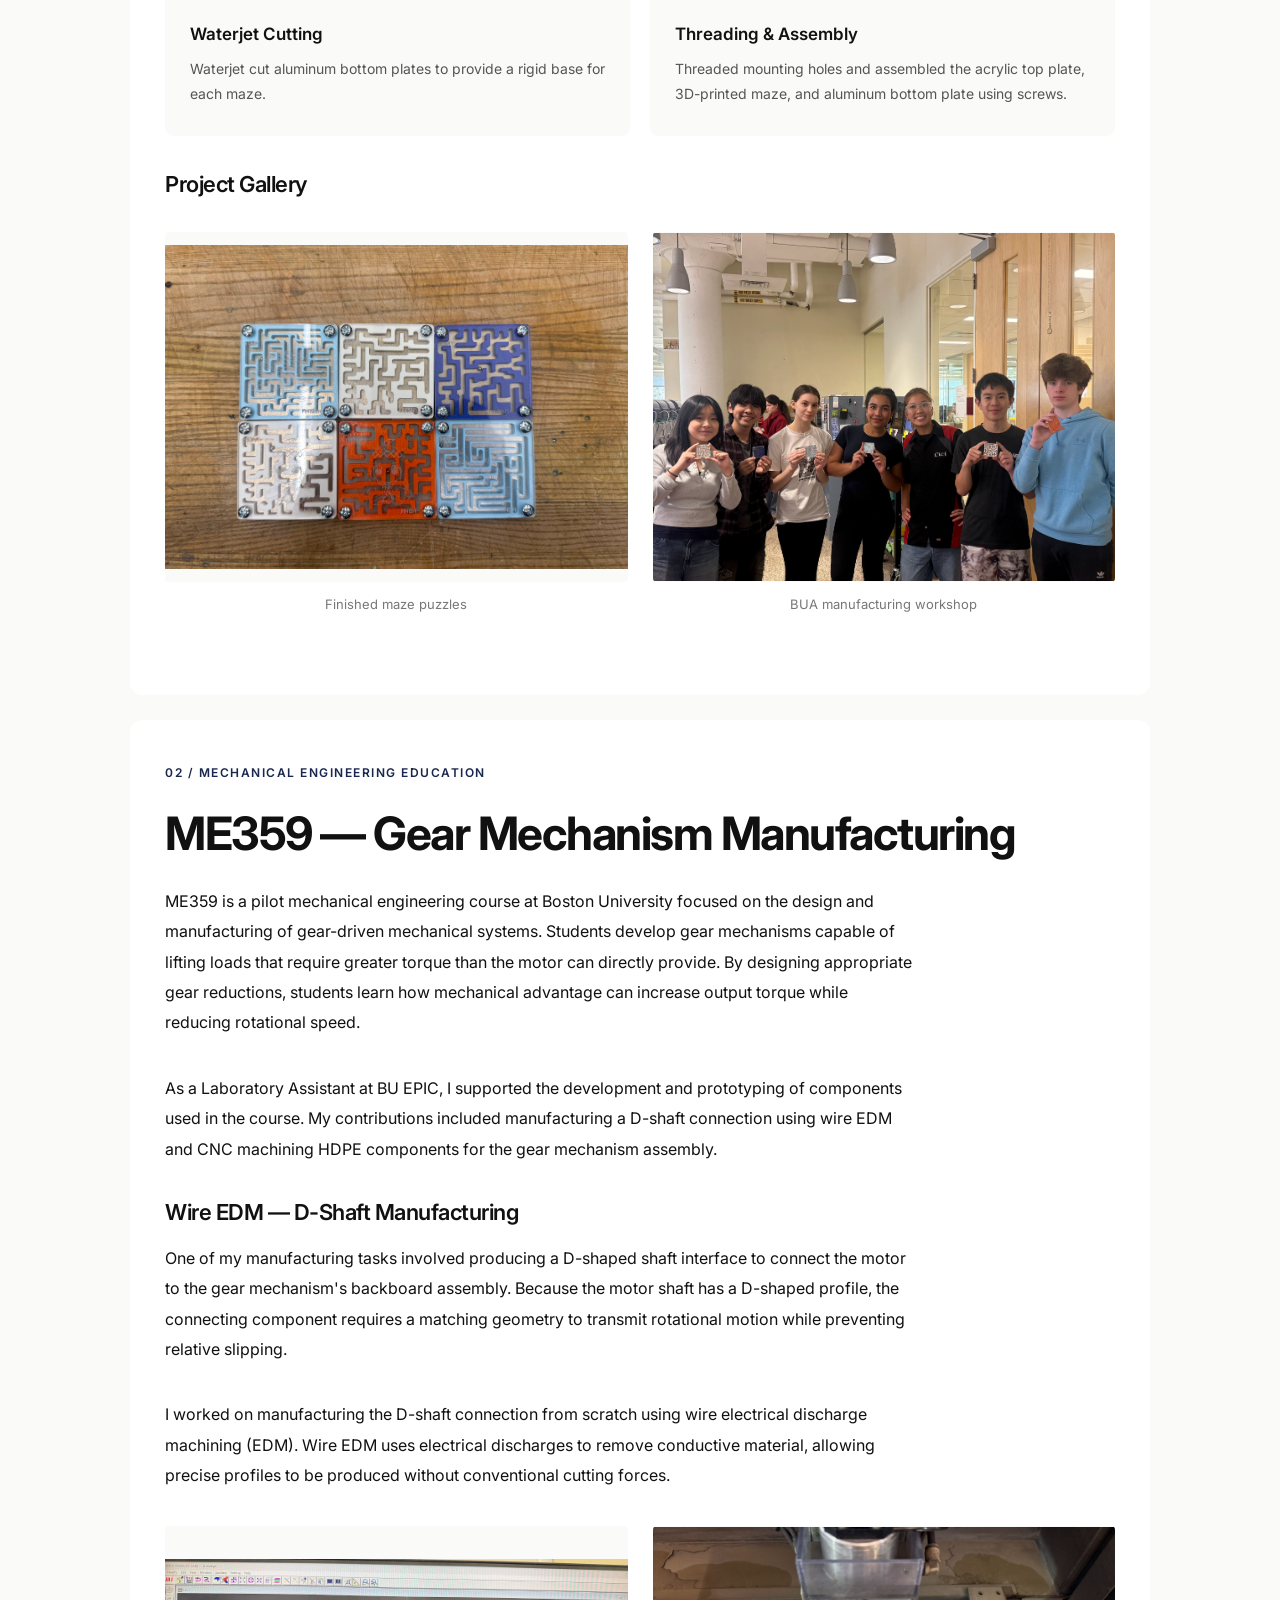
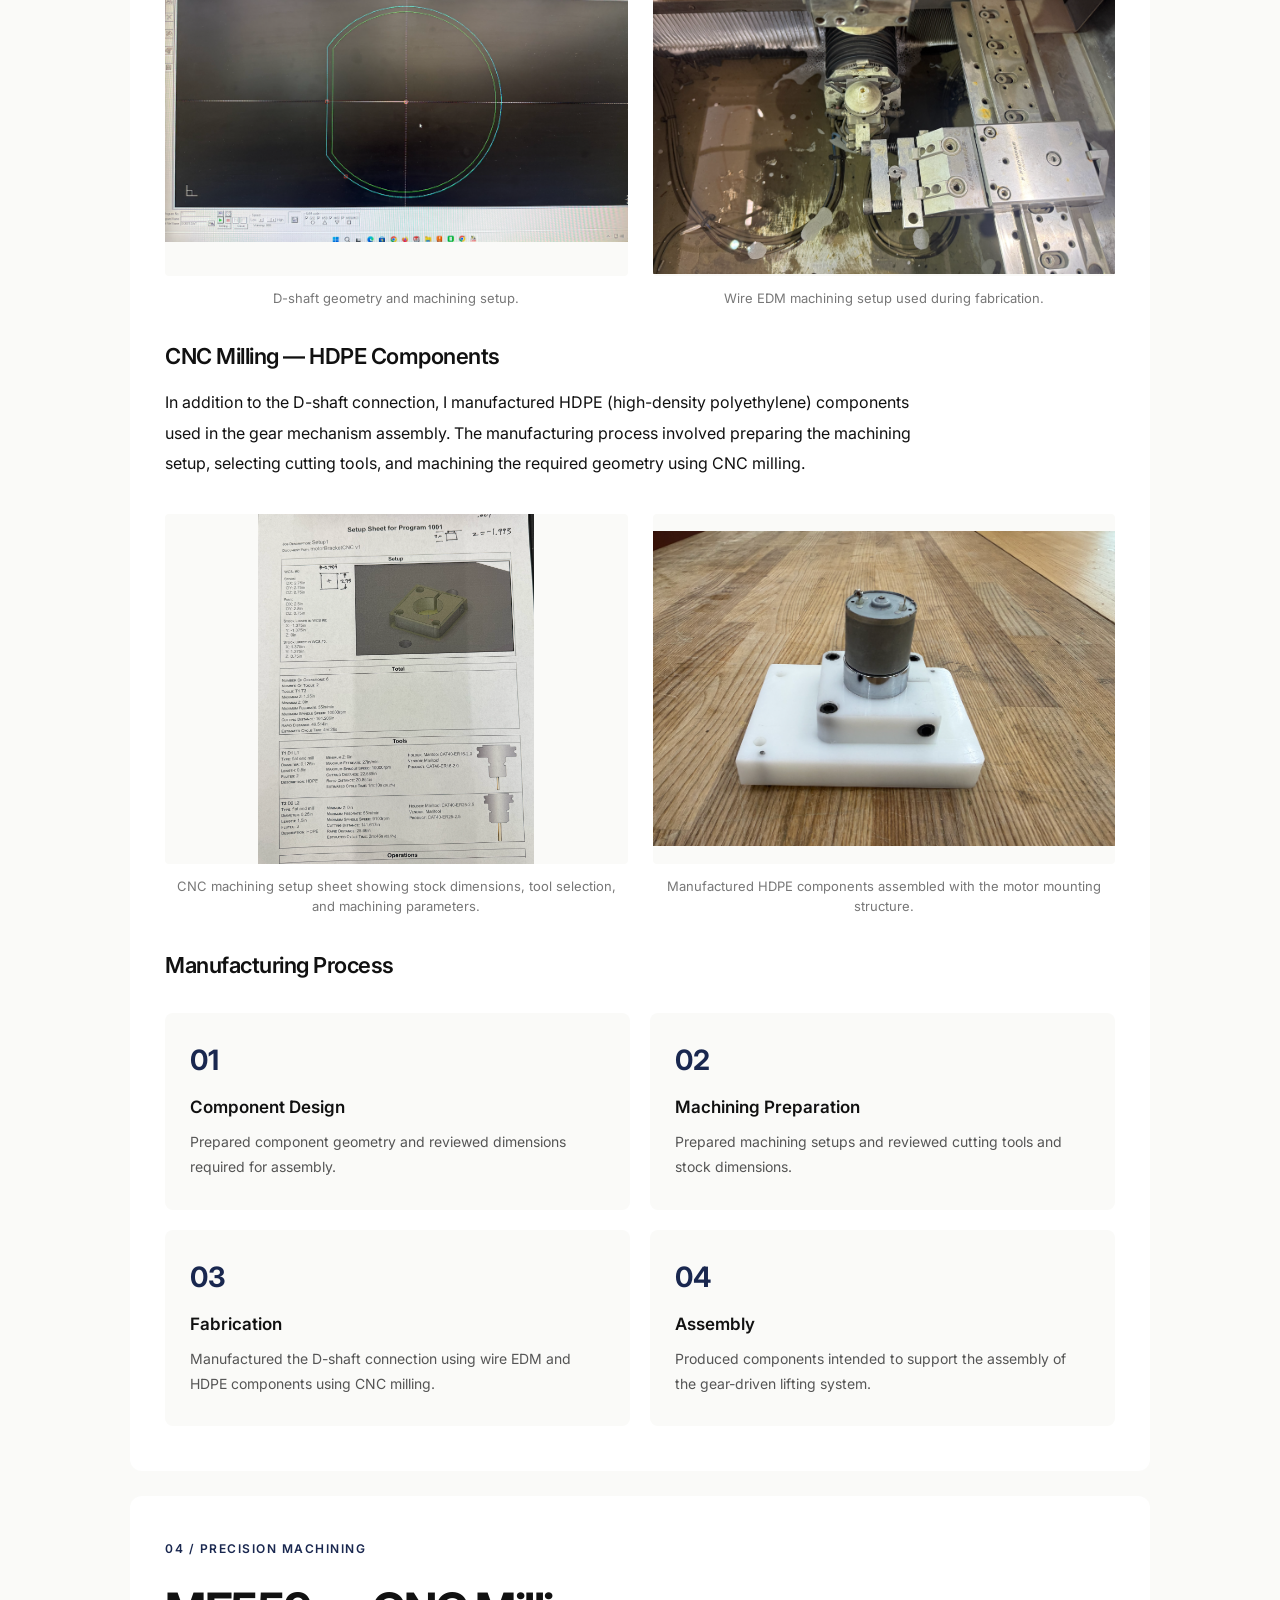
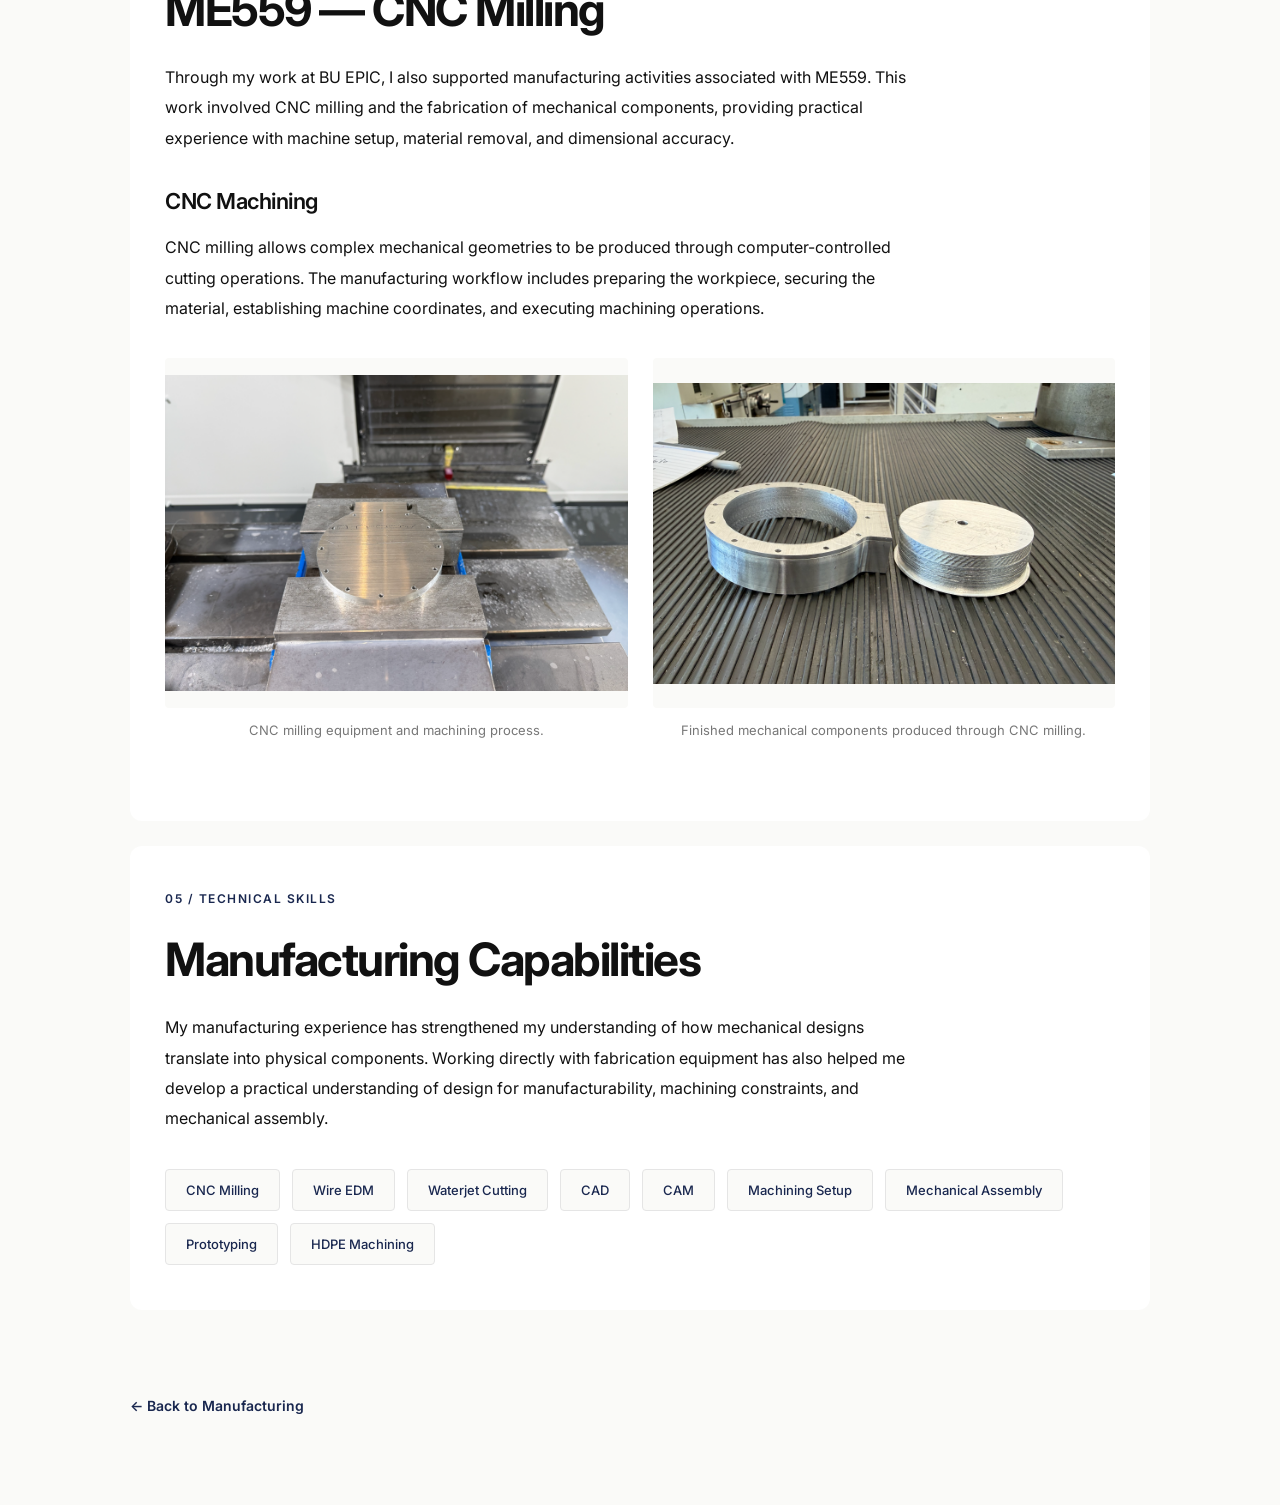
<file: projects/manufacturing.html>
<!DOCTYPE html>
<html lang="en">

<head>
    <meta charset="UTF-8">
    <meta name="viewport" content="width=device-width, initial-scale=1.0">

    <title>Manufacturing & Fabrication | Cici Sui</title>

    <link rel="stylesheet" href="../style.css">
</head>

<body class="project-body">

    <!-- NAVIGATION -->

    <header class="navbar">

        <a href="../index.html" class="logo">cicisui</a>

        <nav class="nav-links">
            <a href="../index.html#about">About</a>
            <a href="../index.html#projects">Projects</a>
            <a href="../index.html#experience">Experience</a>
            <a href="../index.html#skills">Skills</a>
            <a href="../index.html#contact">Contact</a>
                        <a href="../assets/cici-xiang-sui-resume.pdf" target="_blank" rel="noopener noreferrer">Resume</a>

        </nav>

    </header>


    <main class="project-page manufacturing-page">

        <!-- =====================================
             PROJECT INTRO
        ===================================== -->

        <section class="project-intro">

            <p class="project-label">
                MANUFACTURING / FABRICATION / PROTOTYPING
            </p>

            <h1>Manufacturing & Fabrication</h1>

            <p class="project-subtitle">
                Turning engineering designs into functional hardware.
            </p>

            <p class="manufacturing-intro">
                Through my work at Boston University's Engineering Product
                Innovation Center (EPIC) and Boston University Rocket
                Propulsion Group (BURPG), I have gained hands-on experience
                manufacturing mechanical components using CNC milling,
                wire EDM, waterjet cutting, and other fabrication techniques.

                My work includes supporting the development of mechanical
                engineering courses, manufacturing components for student
                projects, and fabricating hardware for rocket propulsion
                applications.
            </p>


            <!-- PROJECT DETAILS -->

            <div class="project-details">

                <div>
                    <span>ORGANIZATIONS</span>
                    <p>BU EPIC / BURPG</p>
                </div>

                <div>
                    <span>ROLE</span>
                    <p>Laboratory Assistant / Avionics Team</p>
                </div>

                <div>
                    <span>FOCUS</span>
                    <p>Machining & Prototyping</p>
                </div>

            </div>

        </section>


        <!-- =====================================
             SECTION 01 — BURPG
        ===================================== -->

        <section class="project-section">

            <p class="section-number">01 / ROCKET PROPULSION</p>

            <h2>BURPG — Flare Gauge Fabrication</h2>

            <p>
                As part of Boston University Rocket Propulsion Group,
                I contributed to the fabrication of a flare gauge
                used in rocket propulsion hardware development.

                The manufacturing process involved preparing the
                component geometry in CAD and using abrasive waterjet
                cutting to produce the physical component.
            </p>


            <h3>Design & Geometry</h3>

            <p>
                The flare gauge geometry was prepared for fabrication,
                with attention to the component's dimensions and
                manufacturing requirements.
            </p>

            <div class="manufacturing-image-grid">

                <figure>

                    <img
                        src="../images/manufacturing/flare-gauge-geometry.png"
                        alt="BURPG flare gauge geometry"
                        loading="lazy"
                    >

                    <figcaption>
                        Flare gauge geometry and dimensions.
                    </figcaption>

                </figure>


                <figure>

                    <img
                        src="../images/manufacturing/waterjet-flare-gauge-cad.png"
                        alt="Flare gauge waterjet cutting layout"
                        loading="lazy"
                    >

                    <figcaption>
                        Waterjet cutting layout and toolpath preparation.
                    </figcaption>

                </figure>

            </div>


            <h3>Final Manufactured Component</h3>

            <p>
                The completed flare gauge demonstrates the transition
                from digital geometry to a physical component using
                waterjet fabrication.
            </p>

            <div class="project-image">

                <img
                    src="../images/manufacturing/burpg-flare-gauge-final-product.png"
                    alt="Final manufactured BURPG flare gauge"
                    loading="lazy"
                >

            </div>

            <p class="manufacturing-caption">
                Final fabricated flare gauge for BURPG.
            </p>

        </section>

<!-- =====================================
     02 / BOSTON UNIVERSITY ACADEMY MAZE
===================================== -->

<section class="project-section">

    <p class="section-number">
        02 / BOSTON UNIVERSITY ACADEMY
    </p>

    <h2>Maze Manufacturing Workshop</h2>

    <p>
        Independently taught a four-session manufacturing workshop
        for Boston University Academy students, guiding them through
        the fabrication and assembly of a custom maze puzzle.
        The project introduced students to several manufacturing
        techniques, including laser cutting, 3D printing, waterjet
        cutting, and mechanical assembly.
    </p>

    <div class="manufacturing-process">

        <div>
            <span>01</span>
            <h4>Laser Cutting</h4>
            <p>
                Laser cut transparent acrylic top plates
                to enclose the maze while keeping the
                internal ball visible.
            </p>
        </div>

        <div>
            <span>02</span>
            <h4>3D Printing</h4>
            <p>
                3D printed the maze patterns to create
                the internal pathways and walls.
            </p>
        </div>

        <div>
            <span>03</span>
            <h4>Waterjet Cutting</h4>
            <p>
                Waterjet cut aluminum bottom plates
                to provide a rigid base for each maze.
            </p>
        </div>

        <div>
            <span>04</span>
            <h4>Threading & Assembly</h4>
            <p>
                Threaded mounting holes and assembled
                the acrylic top plate, 3D-printed maze,
                and aluminum bottom plate using screws.
            </p>
        </div>

    </div>

    <!-- BUA MAZE PROJECT PHOTOS -->

<h3>Project Gallery</h3>

<div class="manufacturing-image-grid">
    <figure>
        <img
            src="../images/manufacturing/maze-product.png"
            alt="Completed Boston University Academy maze puzzles"
            loading="lazy"
        >

        <figcaption>
            Finished maze puzzles
        </figcaption>
    </figure>

    <figure>
        <img
            src="../images/manufacturing/maze-bua-group-photo.png"
            alt="Boston University Academy manufacturing workshop"
            loading="lazy"
        >

        <figcaption>
            BUA manufacturing workshop
        </figcaption>
    </figure>

</div>

    

</section>

        <!-- =====================================
             SECTION 02 — ME359
        ===================================== -->

        <section class="project-section">

            <p class="section-number">
                02 / MECHANICAL ENGINEERING EDUCATION
            </p>

            <h2>ME359 — Gear Mechanism Manufacturing</h2>

            <p>
                ME359 is a pilot mechanical engineering course at
                Boston University focused on the design and manufacturing
                of gear-driven mechanical systems.

                Students develop gear mechanisms capable of lifting
                loads that require greater torque than the motor
                can directly provide.

                By designing appropriate gear reductions, students
                learn how mechanical advantage can increase output
                torque while reducing rotational speed.
            </p>

            <p>
                As a Laboratory Assistant at BU EPIC, I supported
                the development and prototyping of components used
                in the course.

                My contributions included manufacturing a D-shaft
                connection using wire EDM and CNC machining HDPE
                components for the gear mechanism assembly.
            </p>


            <!-- D-SHAFT -->

            <h3>Wire EDM — D-Shaft Manufacturing</h3>

            <p>
                One of my manufacturing tasks involved producing
                a D-shaped shaft interface to connect the motor
                to the gear mechanism's backboard assembly.

                Because the motor shaft has a D-shaped profile,
                the connecting component requires a matching
                geometry to transmit rotational motion while
                preventing relative slipping.
            </p>

            <p>
                I worked on manufacturing the D-shaft connection
                from scratch using wire electrical discharge
                machining (EDM).

                Wire EDM uses electrical discharges to remove
                conductive material, allowing precise profiles
                to be produced without conventional cutting forces.
            </p>


            <div class="manufacturing-image-grid">

                <figure>

                    <img
                        src="../images/manufacturing/me359-d-shaft-setup.png"
                        alt="ME359 D-shaft machining setup"
                        loading="lazy"
                    >

                    <figcaption>
                        D-shaft geometry and machining setup.
                    </figcaption>

                </figure>


                <figure>

                    <img
                        src="../images/manufacturing/me359-d-shaft-edm.png"
                        alt="Wire EDM machine setup for ME359 D-shaft"
                        loading="lazy"
                    >

                    <figcaption>
                        Wire EDM machining setup used during fabrication.
                    </figcaption>

                </figure>

            </div>



            <!-- HDPE -->

            <h3>CNC Milling — HDPE Components</h3>

            <p>
                In addition to the D-shaft connection, I manufactured
                HDPE (high-density polyethylene) components used
                in the gear mechanism assembly.

                The manufacturing process involved preparing the
                machining setup, selecting cutting tools, and
                machining the required geometry using CNC milling.
            </p>


            <div class="manufacturing-image-grid">

                <figure>

                    <img
                        src="../images/manufacturing/me359-setup-sheet.png"
                        alt="ME359 CNC machining setup sheet"
                        loading="lazy"
                    >

                    <figcaption>
                        CNC machining setup sheet showing stock
                        dimensions, tool selection, and machining parameters.
                    </figcaption>

                </figure>


                <figure>

                    <img
                        src="../images/manufacturing/me359-product-top.png"
                        alt="Finished ME359 HDPE motor mounting component"
                        loading="lazy"
                    >

                    <figcaption>
                        Manufactured HDPE components assembled with
                        the motor mounting structure.
                    </figcaption>

                </figure>

            </div>


            <h3>Manufacturing Process</h3>

            <div class="manufacturing-process">

                <div>
                    <span>01</span>
                    <h4>Component Design</h4>
                    <p>
                        Prepared component geometry and reviewed
                        dimensions required for assembly.
                    </p>
                </div>

                <div>
                    <span>02</span>
                    <h4>Machining Preparation</h4>
                    <p>
                        Prepared machining setups and reviewed
                        cutting tools and stock dimensions.
                    </p>
                </div>

                <div>
                    <span>03</span>
                    <h4>Fabrication</h4>
                    <p>
                        Manufactured the D-shaft connection using
                        wire EDM and HDPE components using CNC milling.
                    </p>
                </div>

                <div>
                    <span>04</span>
                    <h4>Assembly</h4>
                    <p>
                        Produced components intended to support
                        the assembly of the gear-driven lifting system.
                    </p>
                </div>

            </div>

        </section>



        <!-- =====================================
             SECTION 03 — ME559
        ===================================== -->

        <section class="project-section">

            <p class="section-number">
                04 / PRECISION MACHINING
            </p>

            <h2>ME559 — CNC Milling</h2>

            <p>
                Through my work at BU EPIC, I also supported
                manufacturing activities associated with ME559.

                This work involved CNC milling and the fabrication
                of mechanical components, providing practical
                experience with machine setup, material removal,
                and dimensional accuracy.
            </p>


            <h3>CNC Machining</h3>

            <p>
                CNC milling allows complex mechanical geometries
                to be produced through computer-controlled
                cutting operations.

                The manufacturing workflow includes preparing
                the workpiece, securing the material, establishing
                machine coordinates, and executing machining
                operations.
            </p>


            <div class="manufacturing-image-grid">

                <figure>

                    <img
                        src="../images/manufacturing/me559-cnc.png"
                        alt="ME559 CNC milling process"
                        loading="lazy"
                    >

                    <figcaption>
                        CNC milling equipment and machining process.
                    </figcaption>

                </figure>


                <figure>

                    <img
                        src="../images/manufacturing/me559-product.png"
                        alt="Finished ME559 machined components"
                        loading="lazy"
                    >

                    <figcaption>
                        Finished mechanical components produced
                        through CNC milling.
                    </figcaption>

                </figure>

            </div>

        </section>



        <!-- =====================================
             SKILLS
        ===================================== -->

        <section class="project-section">

            <p class="section-number">
                05 / TECHNICAL SKILLS
            </p>

            <h2>Manufacturing Capabilities</h2>

            <p>
                My manufacturing experience has strengthened
                my understanding of how mechanical designs
                translate into physical components.

                Working directly with fabrication equipment
                has also helped me develop a practical
                understanding of design for manufacturability,
                machining constraints, and mechanical assembly.
            </p>


            <div class="manufacturing-skills">

                <span>CNC Milling</span>
                <span>Wire EDM</span>
                <span>Waterjet Cutting</span>
                <span>CAD</span>
                <span>CAM</span>
                <span>Machining Setup</span>
                <span>Mechanical Assembly</span>
                <span>Prototyping</span>
                <span>HDPE Machining</span>

            </div>

        </section>



        <!-- BACK -->

        <div class="project-back">

            <a href="../index.html#manufacturing">
                ← Back to Manufacturing
            </a>

        </div>

    </main>

</body>
</html>
</file>
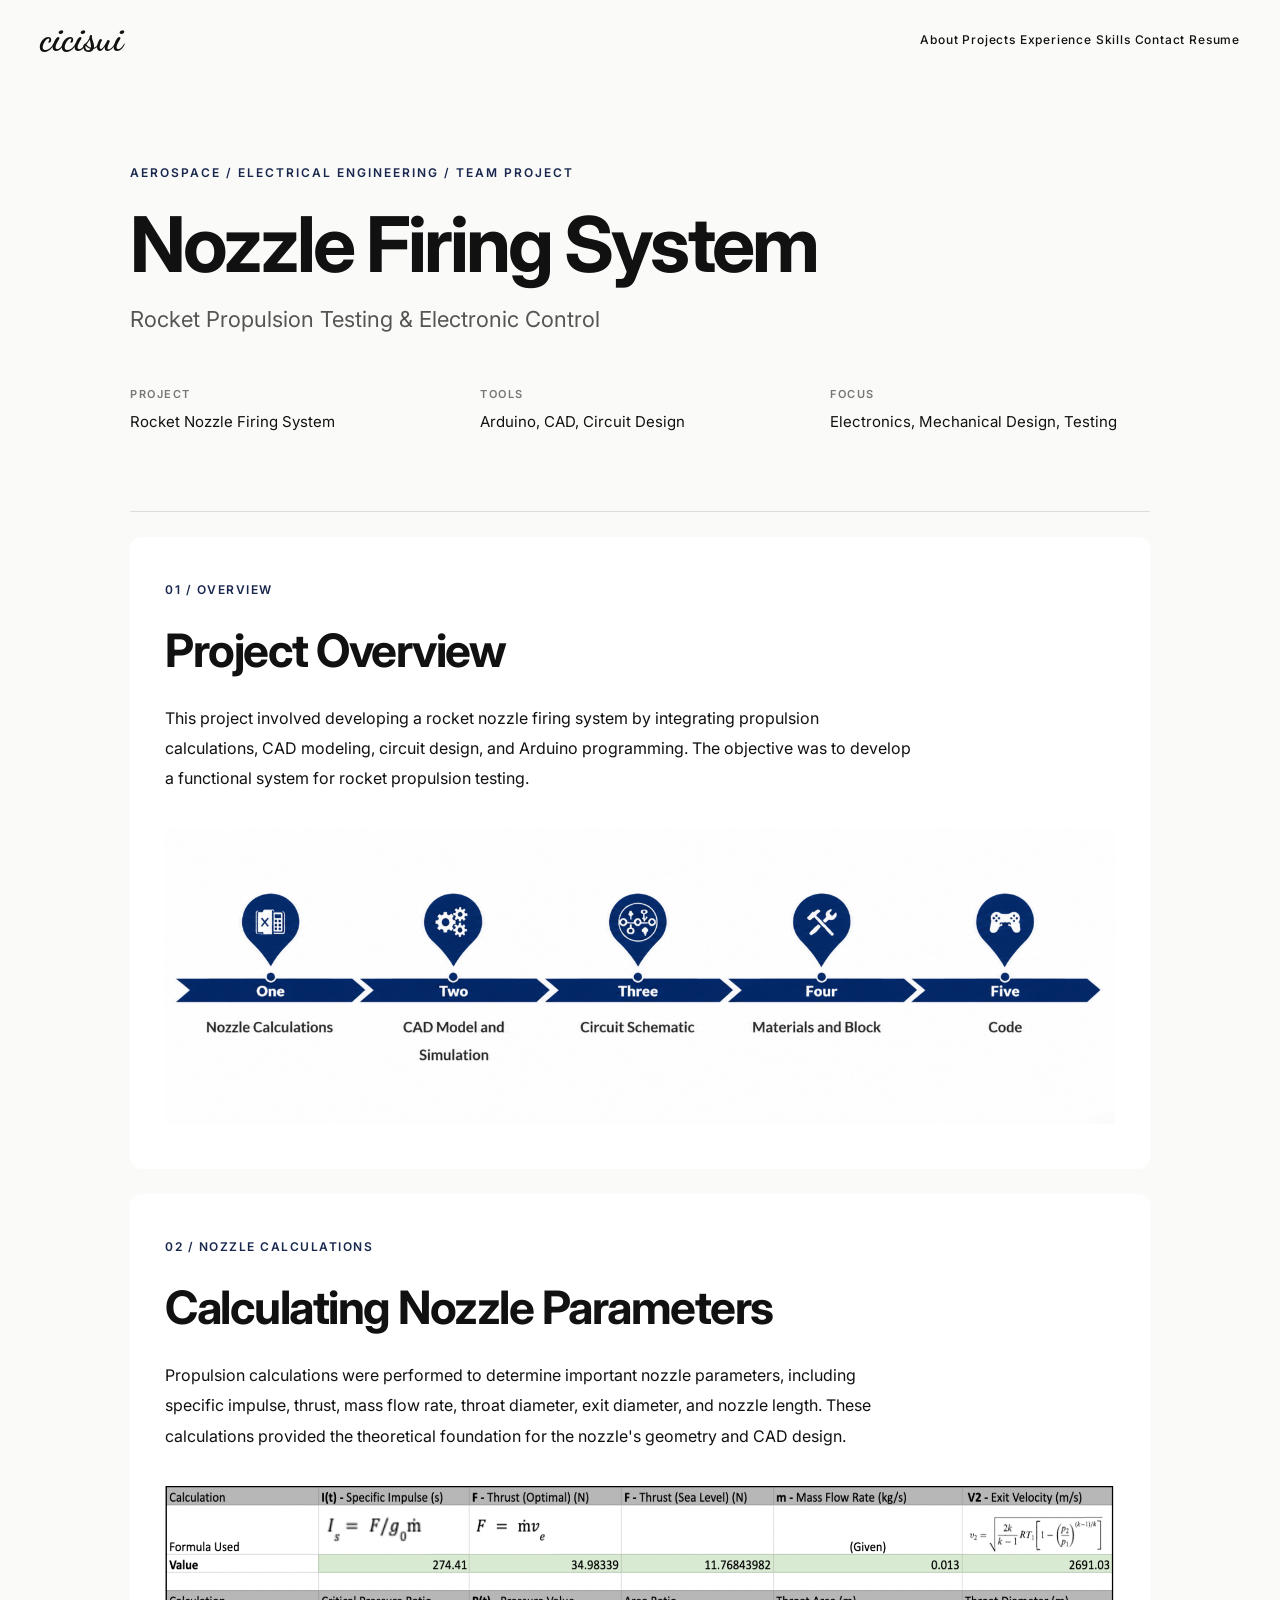
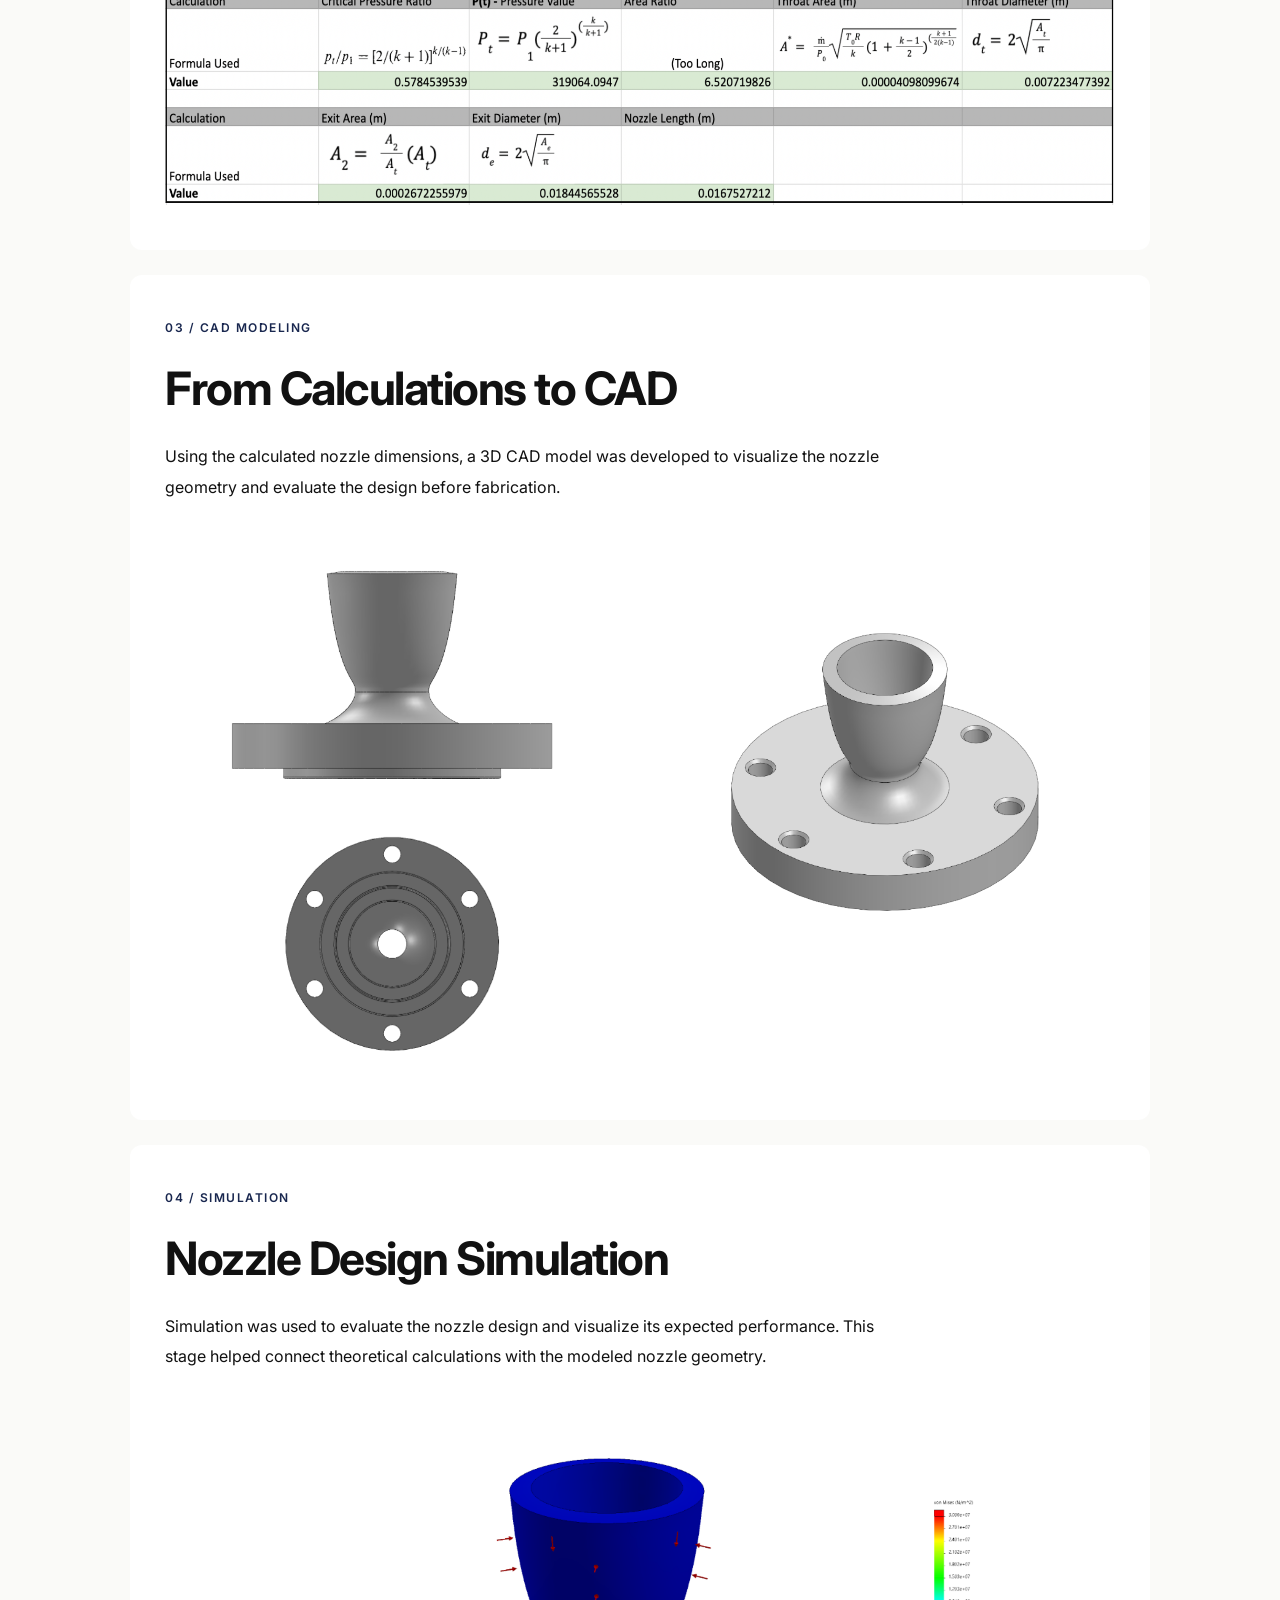
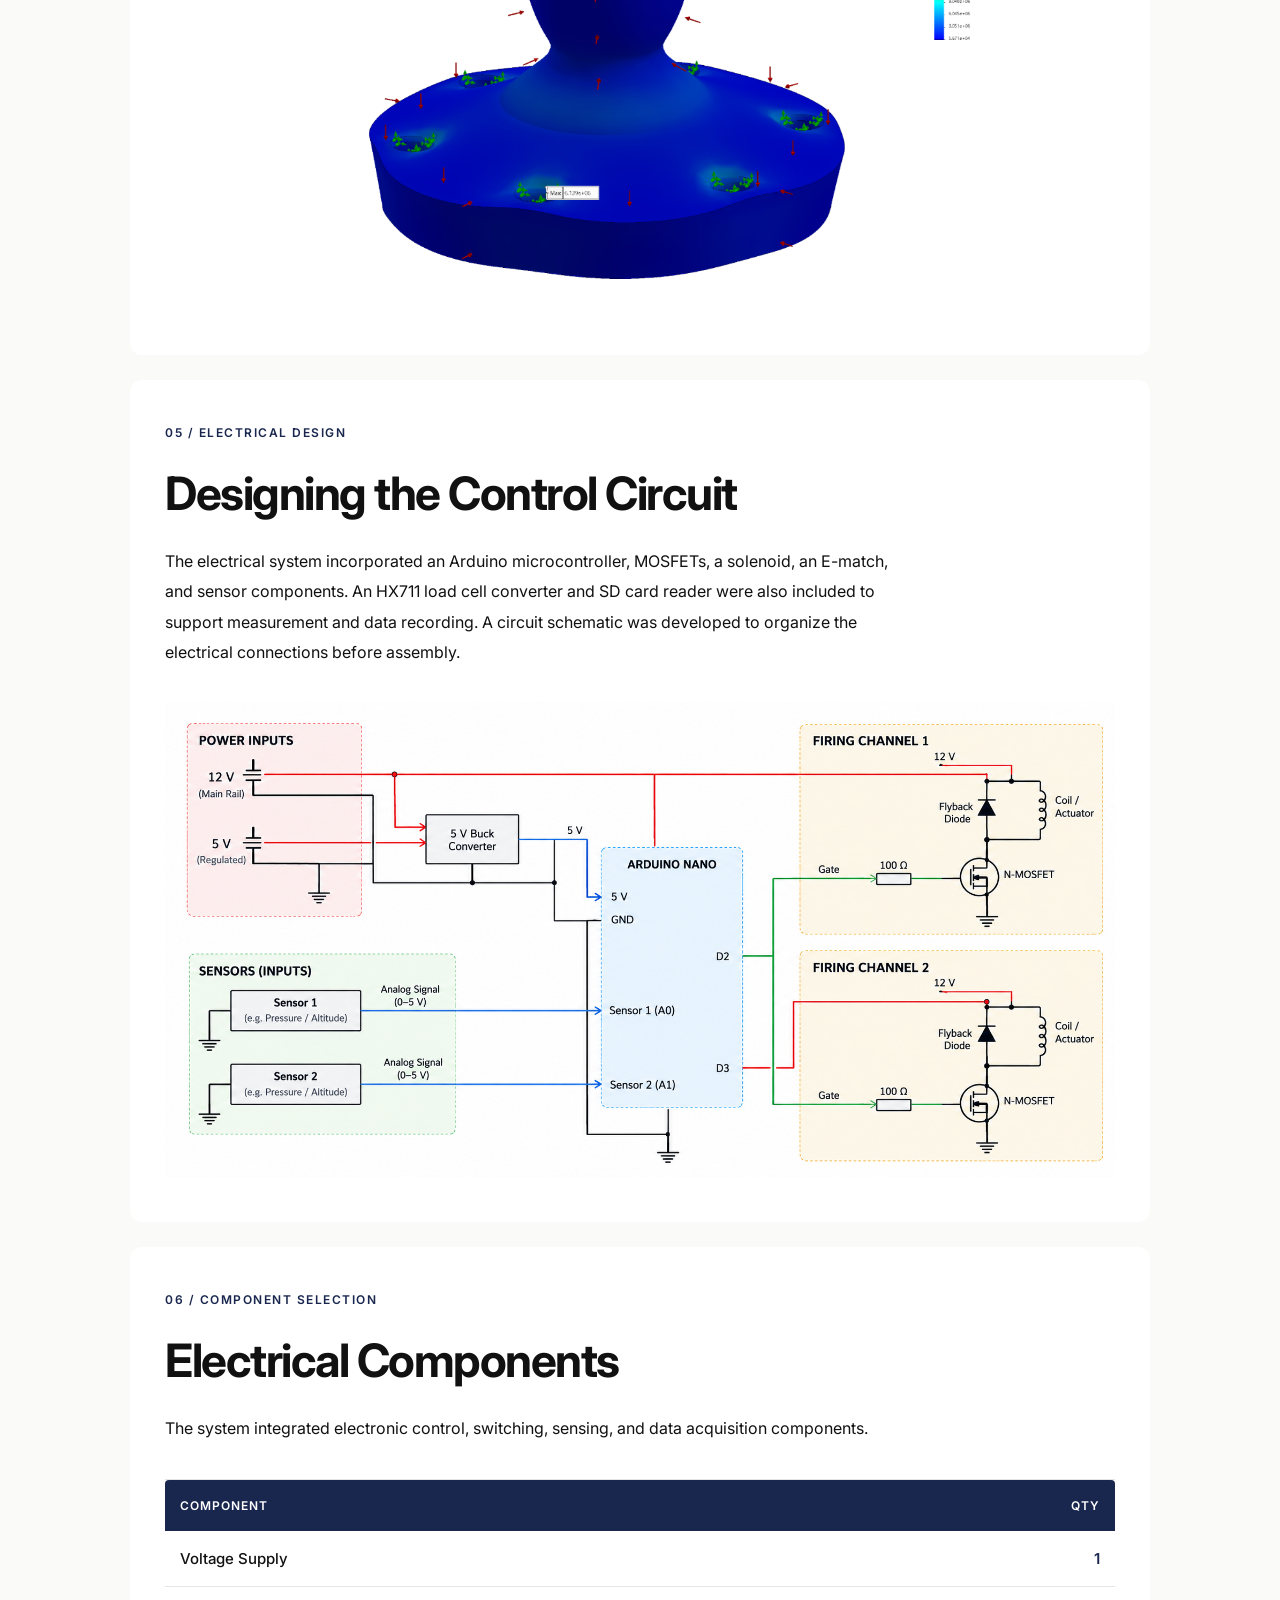
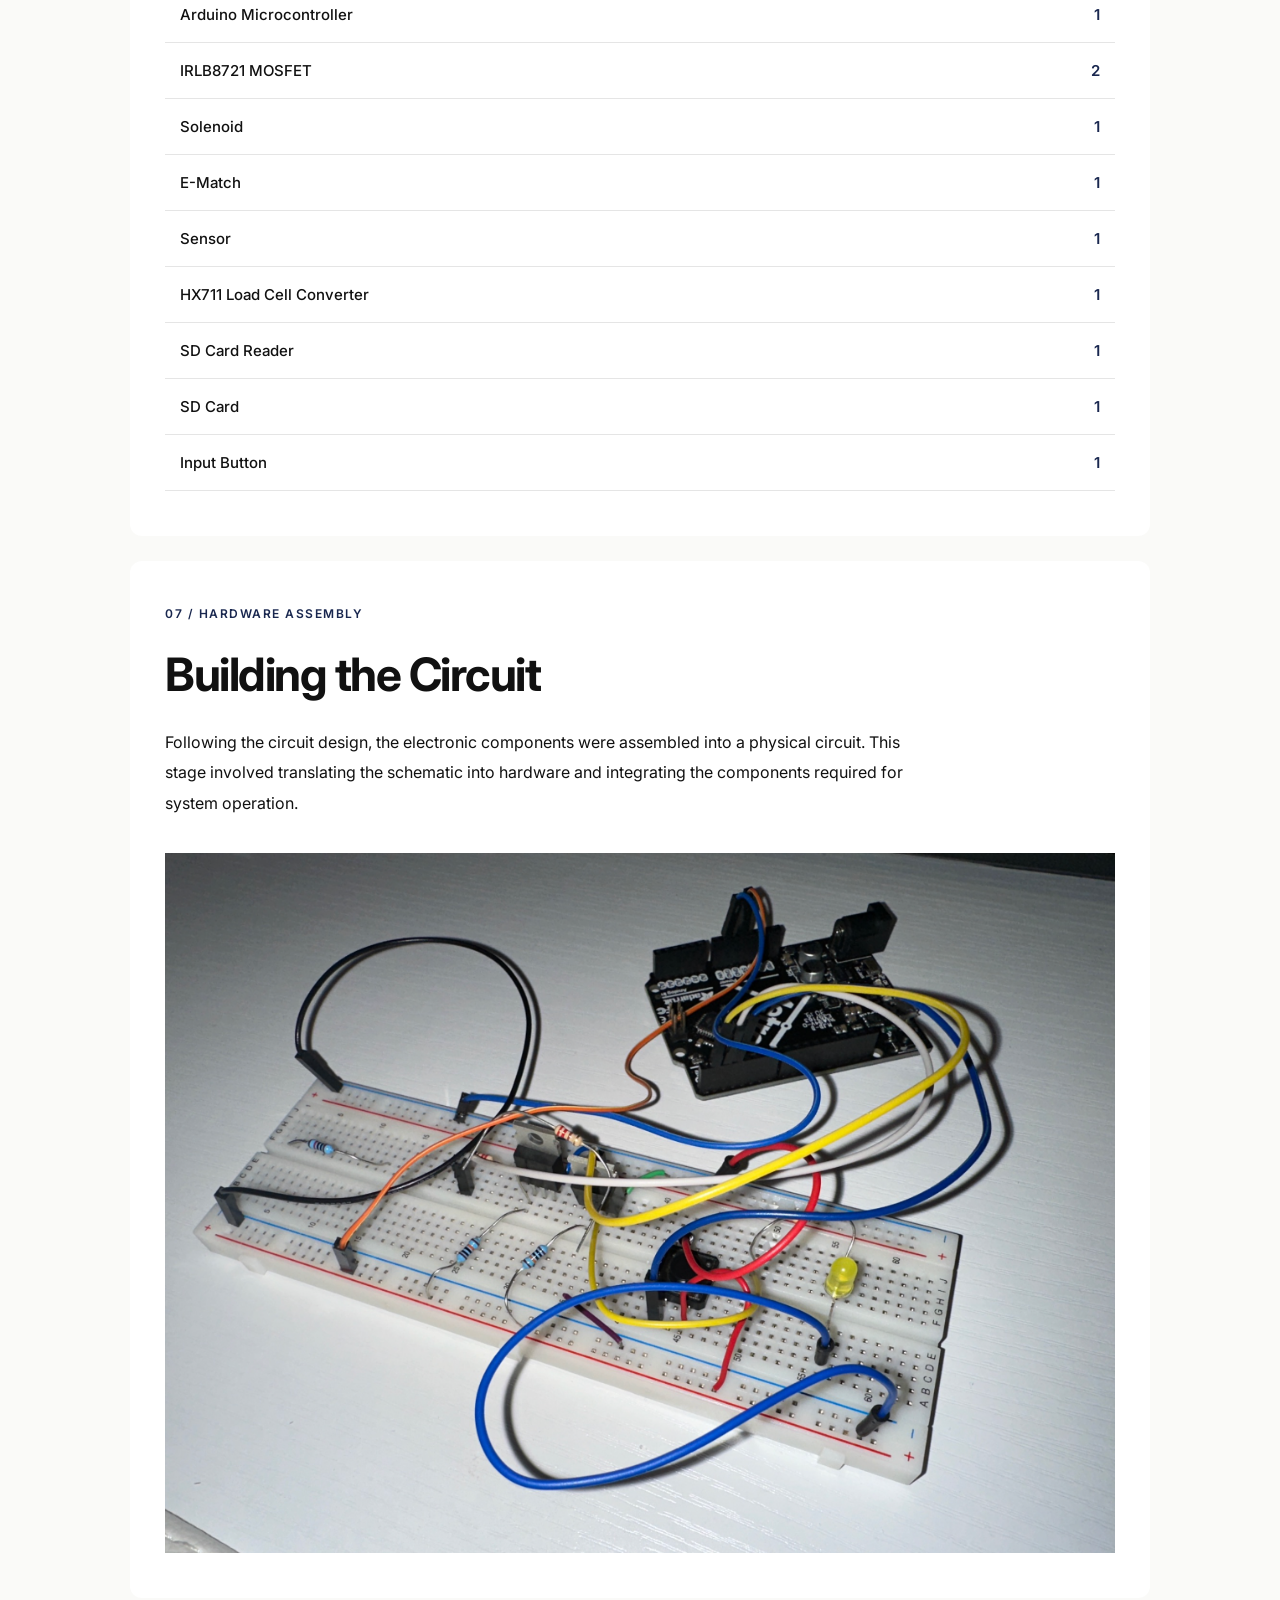
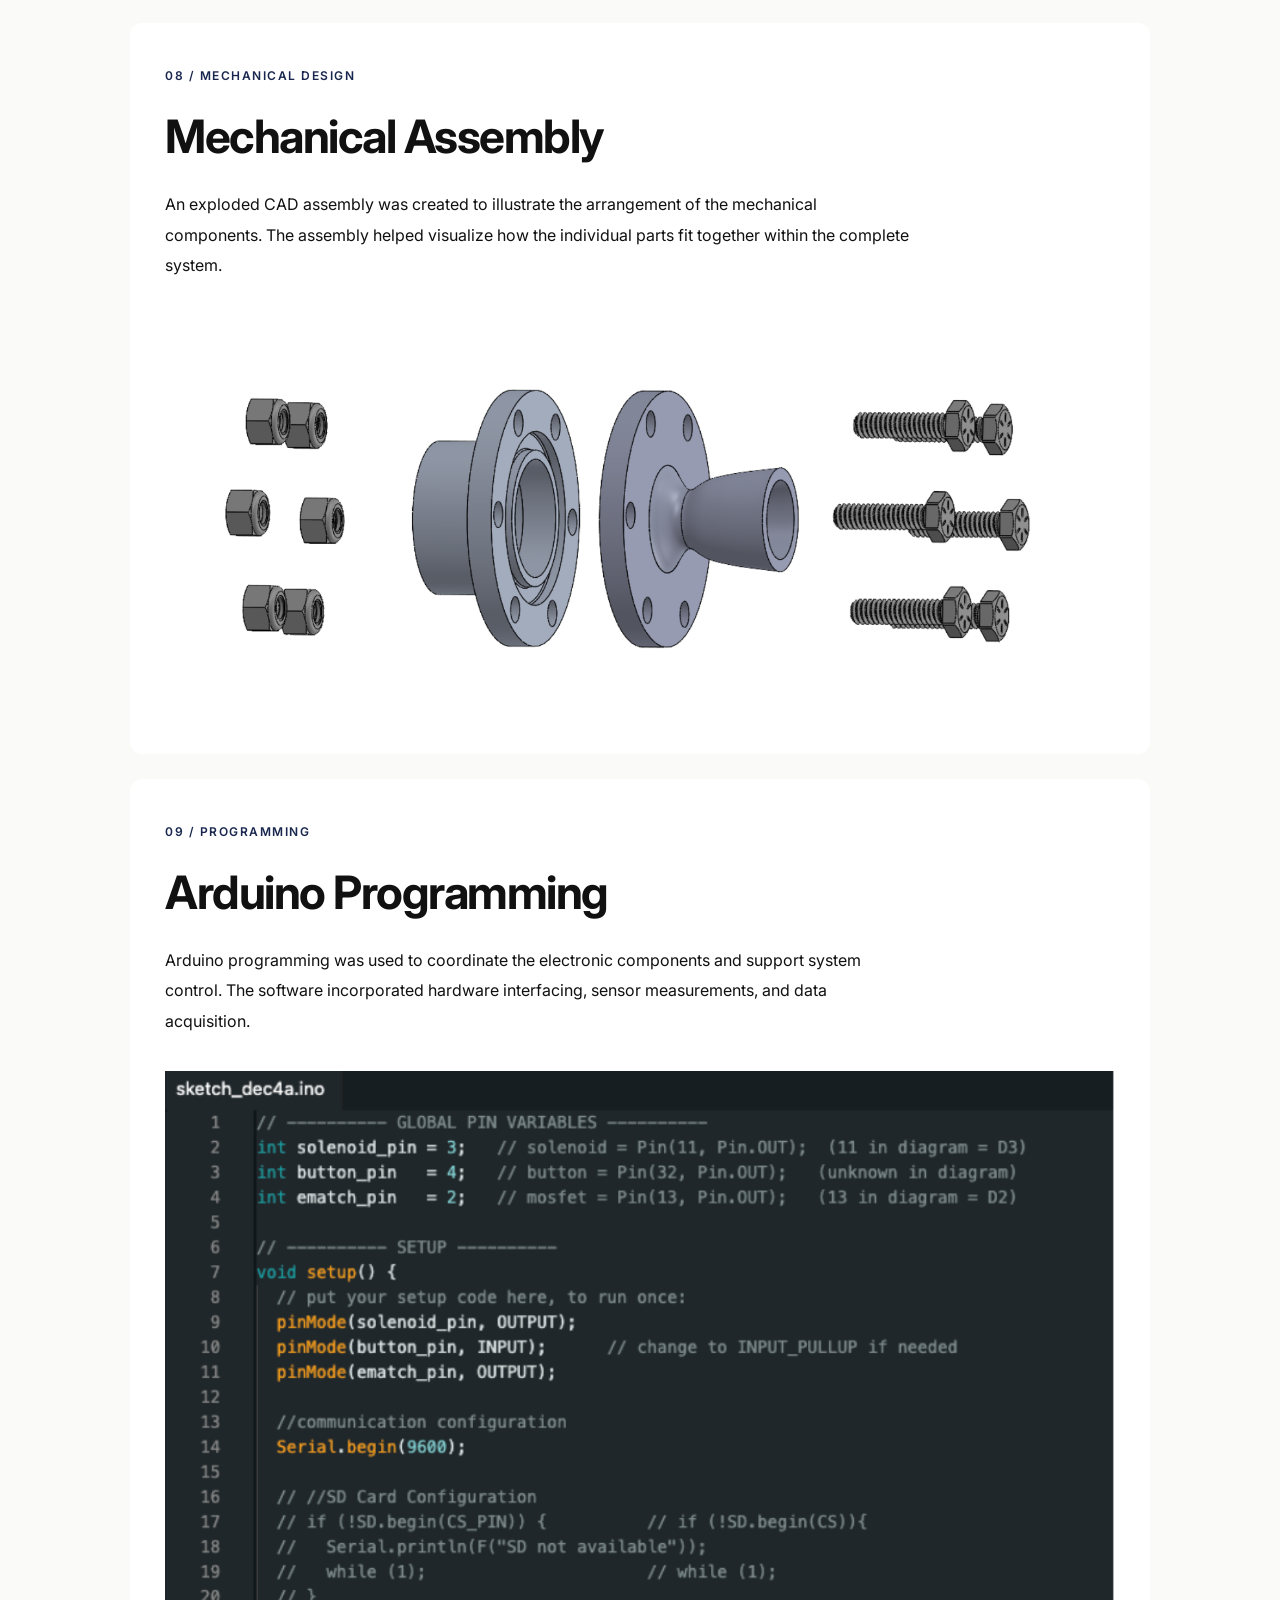
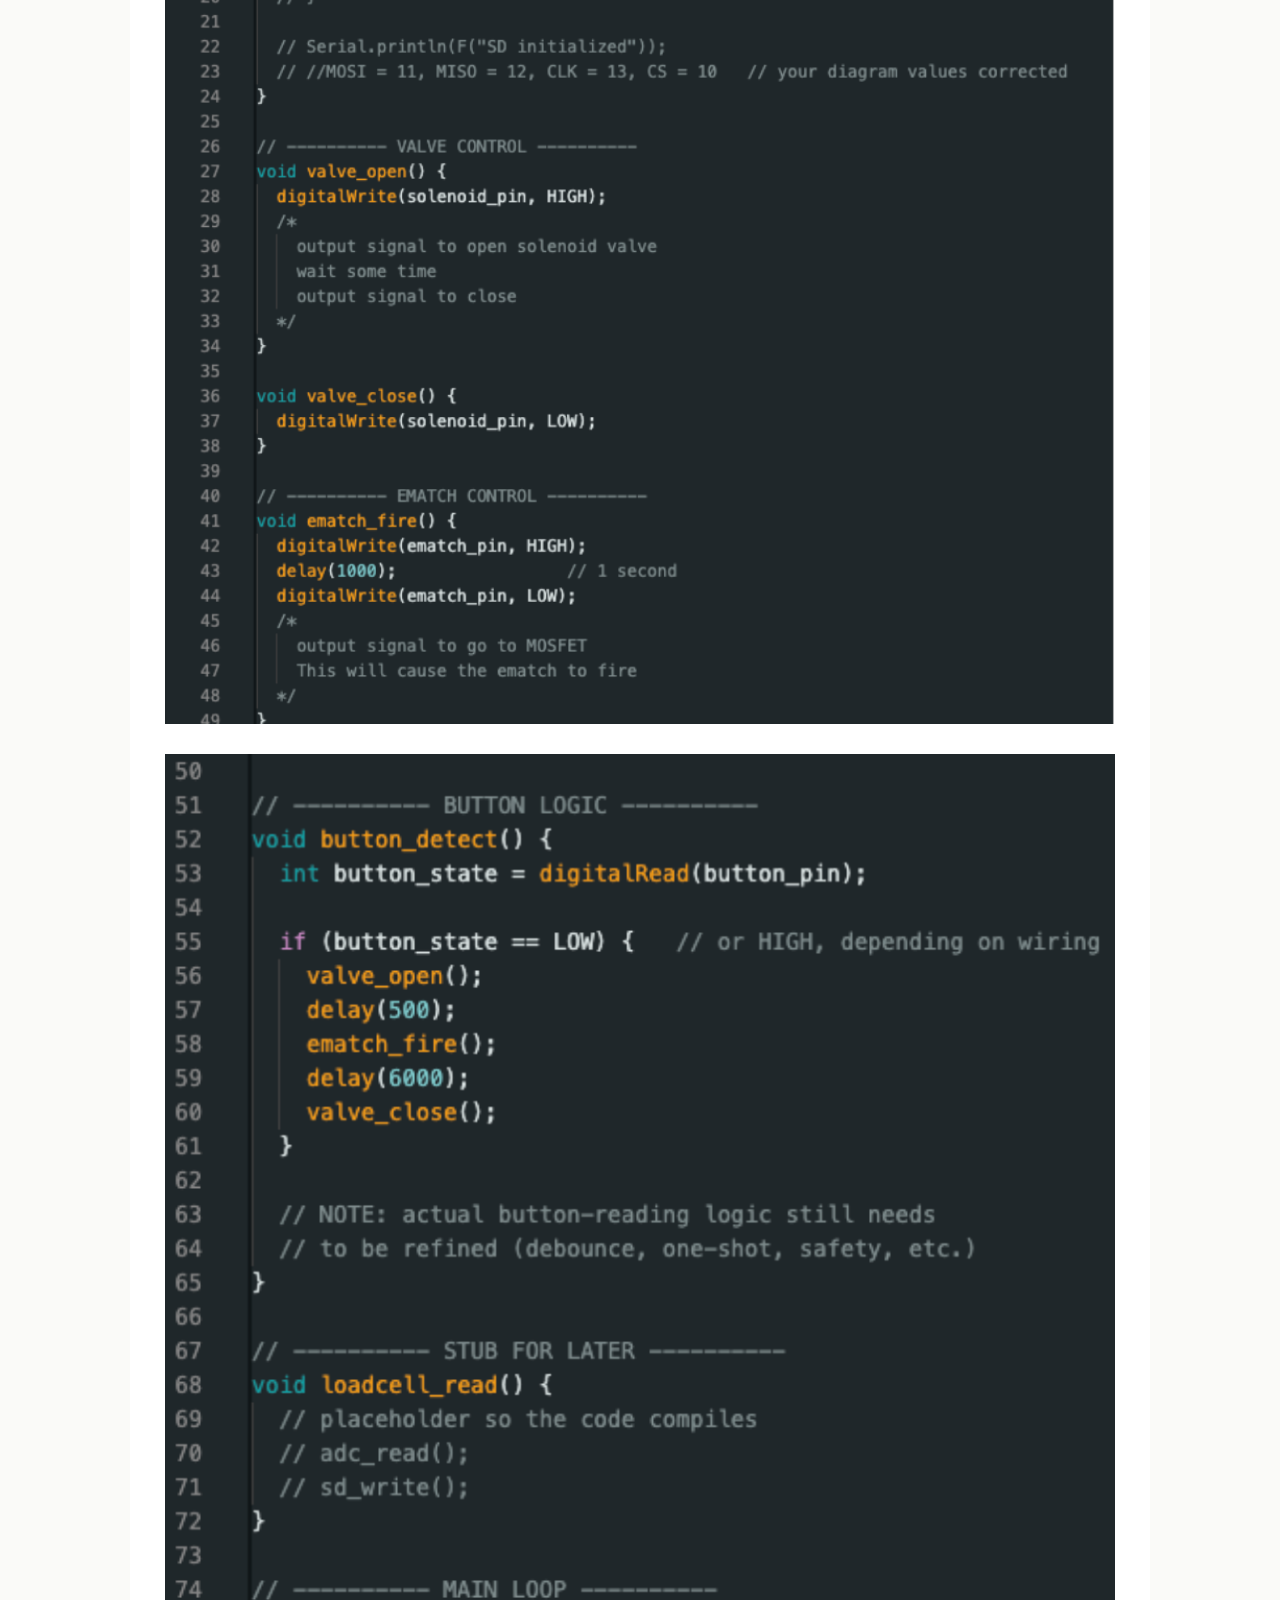
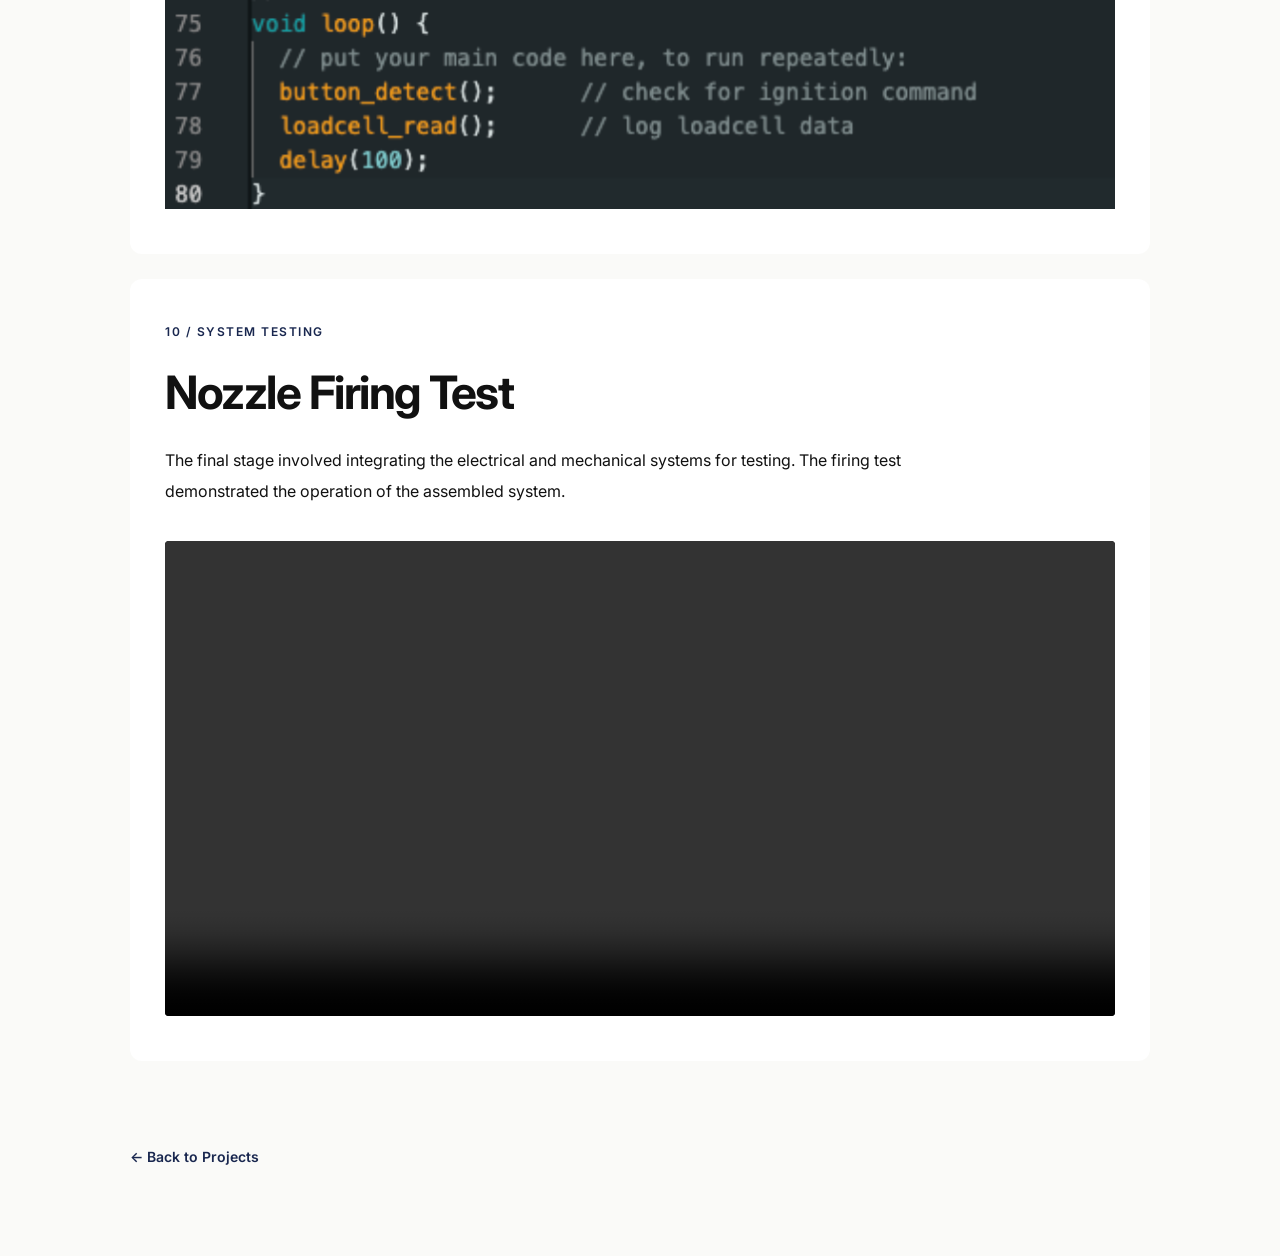
<file: projects/nozzle-firing-system.html>
<!DOCTYPE html>
<html lang="en">

<head>
    <meta charset="UTF-8">
    <meta name="viewport" content="width=device-width, initial-scale=1.0">

    <title>Nozzle Firing System | Cici Sui</title>
    <link rel="stylesheet" href="../style.css">
</head>

<body class="project-body">

    <!-- NAVIGATION -->
    <header class="navbar">
        <a href="../index.html" class="logo">cicisui</a>

        <nav class="nav-links">
            <a href="../index.html#about">About</a>
            <a href="../index.html#projects">Projects</a>
            <a href="../index.html#experience">Experience</a>
            <a href="../index.html#skills">Skills</a>
            <a href="../index.html#contact">Contact</a>
                        <a href="../assets/cici-xiang-sui-resume.pdf" target="_blank" rel="noopener noreferrer">Resume</a>

        </nav>
    </header>

    <main class="project-page">

        <!-- PROJECT INTRODUCTION -->
        <section class="project-intro">

            <p class="project-label">
                AEROSPACE / ELECTRICAL ENGINEERING / TEAM PROJECT
            </p>

            <h1>Nozzle Firing System</h1>

            <p class="project-subtitle">
                Rocket Propulsion Testing & Electronic Control
            </p>

            <div class="project-details">

                <div>
                    <span>PROJECT</span>
                    <p>Rocket Nozzle Firing System</p>
                </div>

                <div>
                    <span>TOOLS</span>
                    <p>Arduino, CAD, Circuit Design</p>
                </div>

                <div>
                    <span>FOCUS</span>
                    <p>Electronics, Mechanical Design, Testing</p>
                </div>

            </div>

        </section>


        <!-- 01 OVERVIEW -->
        <section class="project-section">

            <p class="section-number">01 / OVERVIEW</p>
            <h2>Project Overview</h2>

            <p>
                This project involved developing a rocket nozzle firing
                system by integrating propulsion calculations, CAD modeling,
                circuit design, and Arduino programming.
                The objective was to develop a functional system for
                rocket propulsion testing.
            </p>

            <div class="project-image">
                <img
                    src="../images/nozzle-firing-system/agenda.png"
                    alt="Nozzle firing system project agenda"
                    loading="lazy">
            </div>

        </section>


        <!-- 02 CALCULATIONS -->
        <section class="project-section">

            <p class="section-number">02 / NOZZLE CALCULATIONS</p>
            <h2>Calculating Nozzle Parameters</h2>

            <p>
                Propulsion calculations were performed to determine
                important nozzle parameters, including specific impulse,
                thrust, mass flow rate, throat diameter, exit diameter,
                and nozzle length.

                These calculations provided the theoretical foundation
                for the nozzle's geometry and CAD design.
            </p>

            <div class="project-image">
                <a href="../images/nozzle-firing-system/nozzle-calculations.png"
                   target="_blank"
                   rel="noopener noreferrer">

                    <img
                        src="../images/nozzle-firing-system/nozzle-calculations.png"
                        alt="Rocket nozzle calculations"
                        loading="lazy">

                </a>
            </div>

        </section>


        <!-- 03 CAD MODELING -->
        <section class="project-section">

            <p class="section-number">03 / CAD MODELING</p>
            <h2>From Calculations to CAD</h2>

            <p>
                Using the calculated nozzle dimensions, a 3D CAD model
                was developed to visualize the nozzle geometry and
                evaluate the design before fabrication.
            </p>

            <div class="project-image">
                <img
                    src="../images/nozzle-firing-system/nozzle-cad.png"
                    alt="Rocket nozzle CAD model"
                    loading="lazy">
            </div>

        </section>


        <!-- 04 SIMULATION -->
        <section class="project-section">

            <p class="section-number">04 / SIMULATION</p>
            <h2>Nozzle Design Simulation</h2>

            <p>
                Simulation was used to evaluate the nozzle design
                and visualize its expected performance.

                This stage helped connect theoretical calculations
                with the modeled nozzle geometry.
            </p>

            <div class="project-image">
                <img
                    src="../images/nozzle-firing-system/nozzle-cad-simulation.png"
                    alt="Rocket nozzle simulation"
                    loading="lazy">
            </div>

        </section>


        <!-- 05 ELECTRICAL DESIGN -->
        <section class="project-section">

            <p class="section-number">05 / ELECTRICAL DESIGN</p>
            <h2>Designing the Control Circuit</h2>

            <p>
                The electrical system incorporated an Arduino
                microcontroller, MOSFETs, a solenoid, an E-match,
                and sensor components.

                An HX711 load cell converter and SD card reader
                were also included to support measurement
                and data recording.

                A circuit schematic was developed to organize
                the electrical connections before assembly.
            </p>

            <div class="project-image">
                <img
                    src="../images/nozzle-firing-system/schematic.png"
                    alt="Nozzle firing system electrical schematic"
                    loading="lazy">
            </div>

        </section>


        <!-- 06 COMPONENTS -->
        <section class="project-section">

            <p class="section-number">06 / COMPONENT SELECTION</p>
            <h2>Electrical Components</h2>

            <p>
                The system integrated electronic control,
                switching, sensing, and data acquisition components.
            </p>

            <div class="nozzle-components">

                <div class="component-header">
                    <span>COMPONENT</span>
                    <span>QTY</span>
                </div>

                <div><span>Voltage Supply</span><span>1</span></div>
                <div><span>Arduino Microcontroller</span><span>1</span></div>
                <div><span>IRLB8721 MOSFET</span><span>2</span></div>
                <div><span>Solenoid</span><span>1</span></div>
                <div><span>E-Match</span><span>1</span></div>
                <div><span>Sensor</span><span>1</span></div>
                <div><span>HX711 Load Cell Converter</span><span>1</span></div>
                <div><span>SD Card Reader</span><span>1</span></div>
                <div><span>SD Card</span><span>1</span></div>
                <div><span>Input Button</span><span>1</span></div>

            </div>

        </section>


        <!-- 07 HARDWARE ASSEMBLY -->
        <section class="project-section">

            <p class="section-number">07 / HARDWARE ASSEMBLY</p>
            <h2>Building the Circuit</h2>

            <p>
                Following the circuit design, the electronic
                components were assembled into a physical circuit.

                This stage involved translating the schematic
                into hardware and integrating the components
                required for system operation.
            </p>

            <div class="project-image">
                <img
                    src="../images/nozzle-firing-system/built-circuit.png"
                    alt="Physical nozzle firing circuit"
                    loading="lazy">
            </div>

        </section>


        <!-- 08 MECHANICAL DESIGN -->
        <section class="project-section">

            <p class="section-number">08 / MECHANICAL DESIGN</p>
            <h2>Mechanical Assembly</h2>

            <p>
                An exploded CAD assembly was created to illustrate
                the arrangement of the mechanical components.

                The assembly helped visualize how the individual
                parts fit together within the complete system.
            </p>

            <div class="project-image">
                <img
                    src="../images/nozzle-firing-system/exploded-view-cad.png"
                    alt="Exploded CAD assembly"
                    loading="lazy">
            </div>

        </section>


        <!-- 09 PROGRAMMING -->
        <section class="project-section">

            <p class="section-number">09 / PROGRAMMING</p>
            <h2>Arduino Programming</h2>

            <p>
                Arduino programming was used to coordinate
                the electronic components and support
                system control.

                The software incorporated hardware interfacing,
                sensor measurements, and data acquisition.
            </p>

            <div class="project-image">
                <img
                    src="../images/nozzle-firing-system/arduino-code-1.png"
                    alt="Arduino code part one"
                    loading="lazy">
            </div>

            <div class="project-image">
                <img
                    src="../images/nozzle-firing-system/arduino-code-2.png"
                    alt="Arduino code part two"
                    loading="lazy">
            </div>

        </section>


        <!-- 10 TESTING -->
<section class="project-section">

    <p class="section-number">10 / SYSTEM TESTING</p>

    <h2>Nozzle Firing Test</h2>

    <p>
        The final stage involved integrating the
        electrical and mechanical systems for testing.

        The firing test demonstrated the operation
        of the assembled system.
    </p>

    <div class="project-image">

        <video controls playsinline preload="metadata">
            <source
                src="../videos/nozzle-firing.mp4"
                type="video/mp4"
            >

            Your browser does not support video playback.
        </video>

    </div>

</section>


        <!-- BACK TO PROJECTS -->
        <div class="project-back">
            <a href="../index.html#projects">
                ← Back to Projects
            </a>
        </div>

    </main>

</body>
</html>
</file>
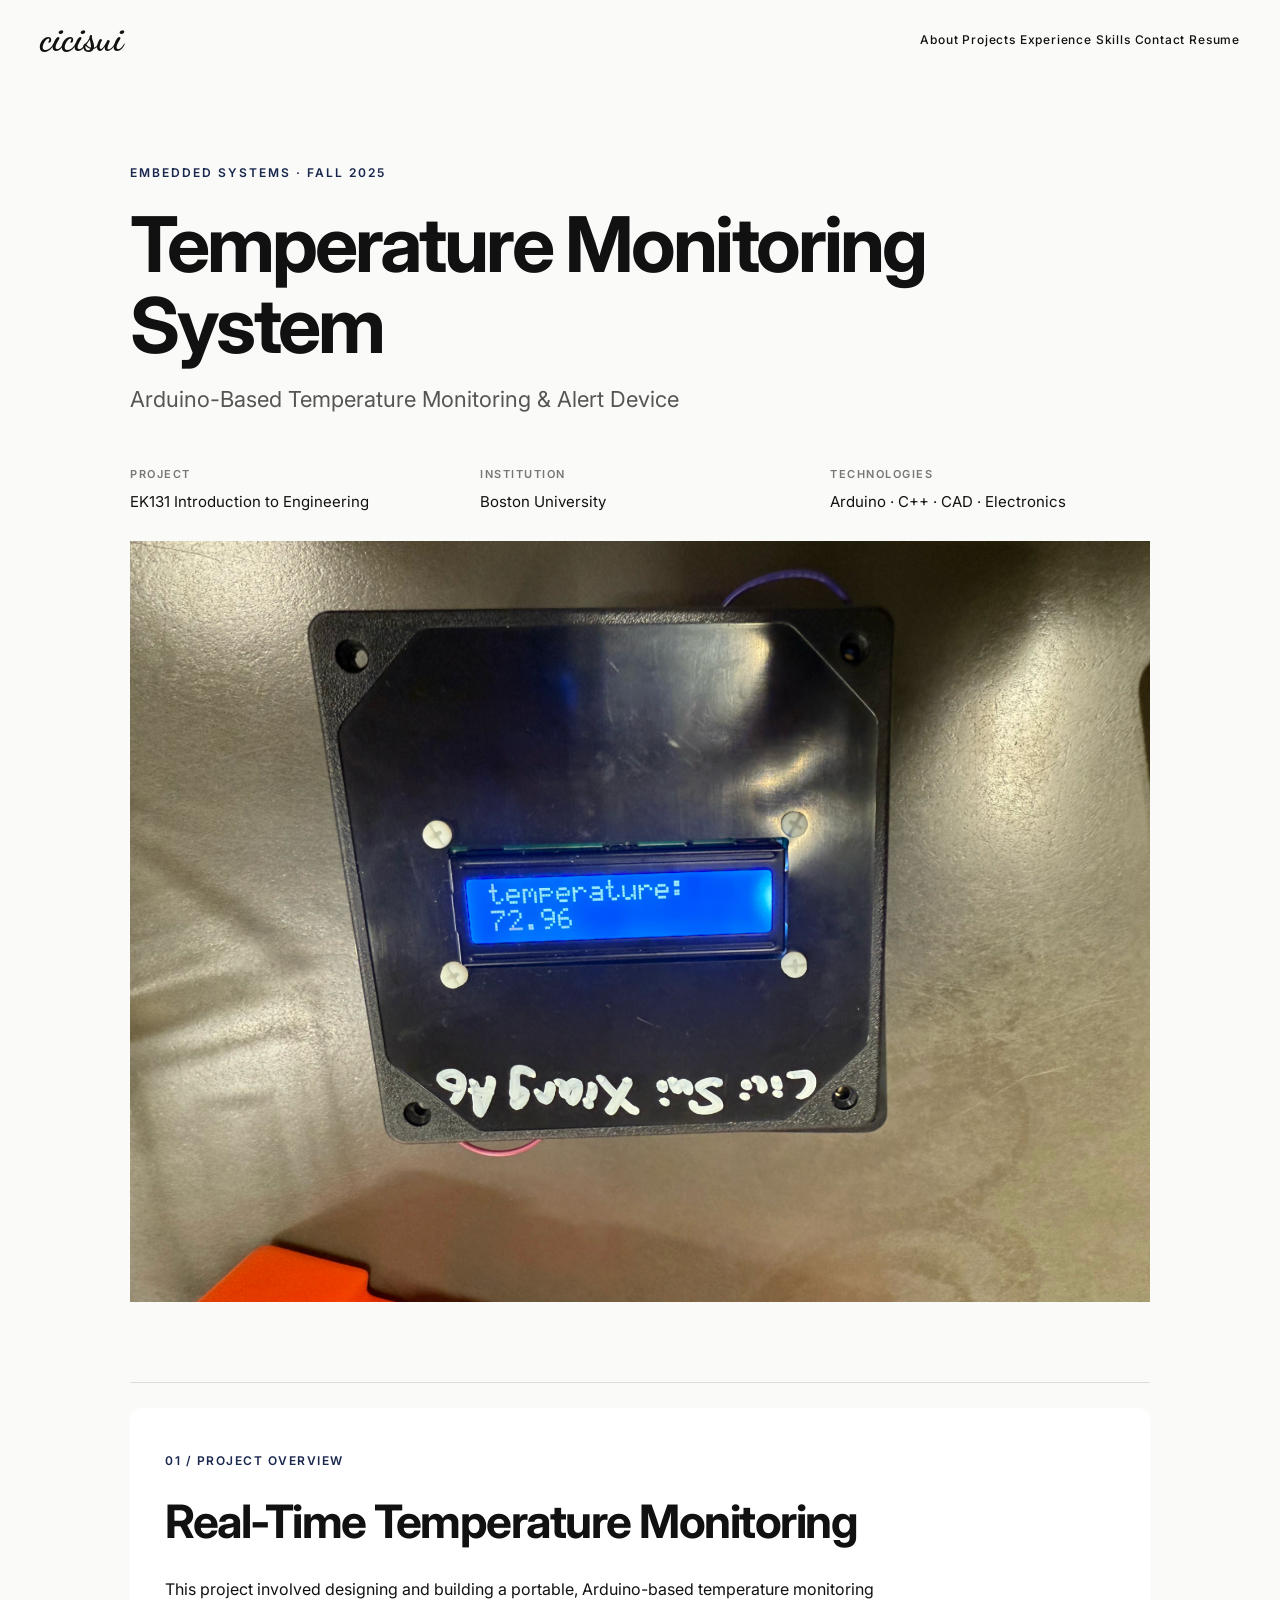
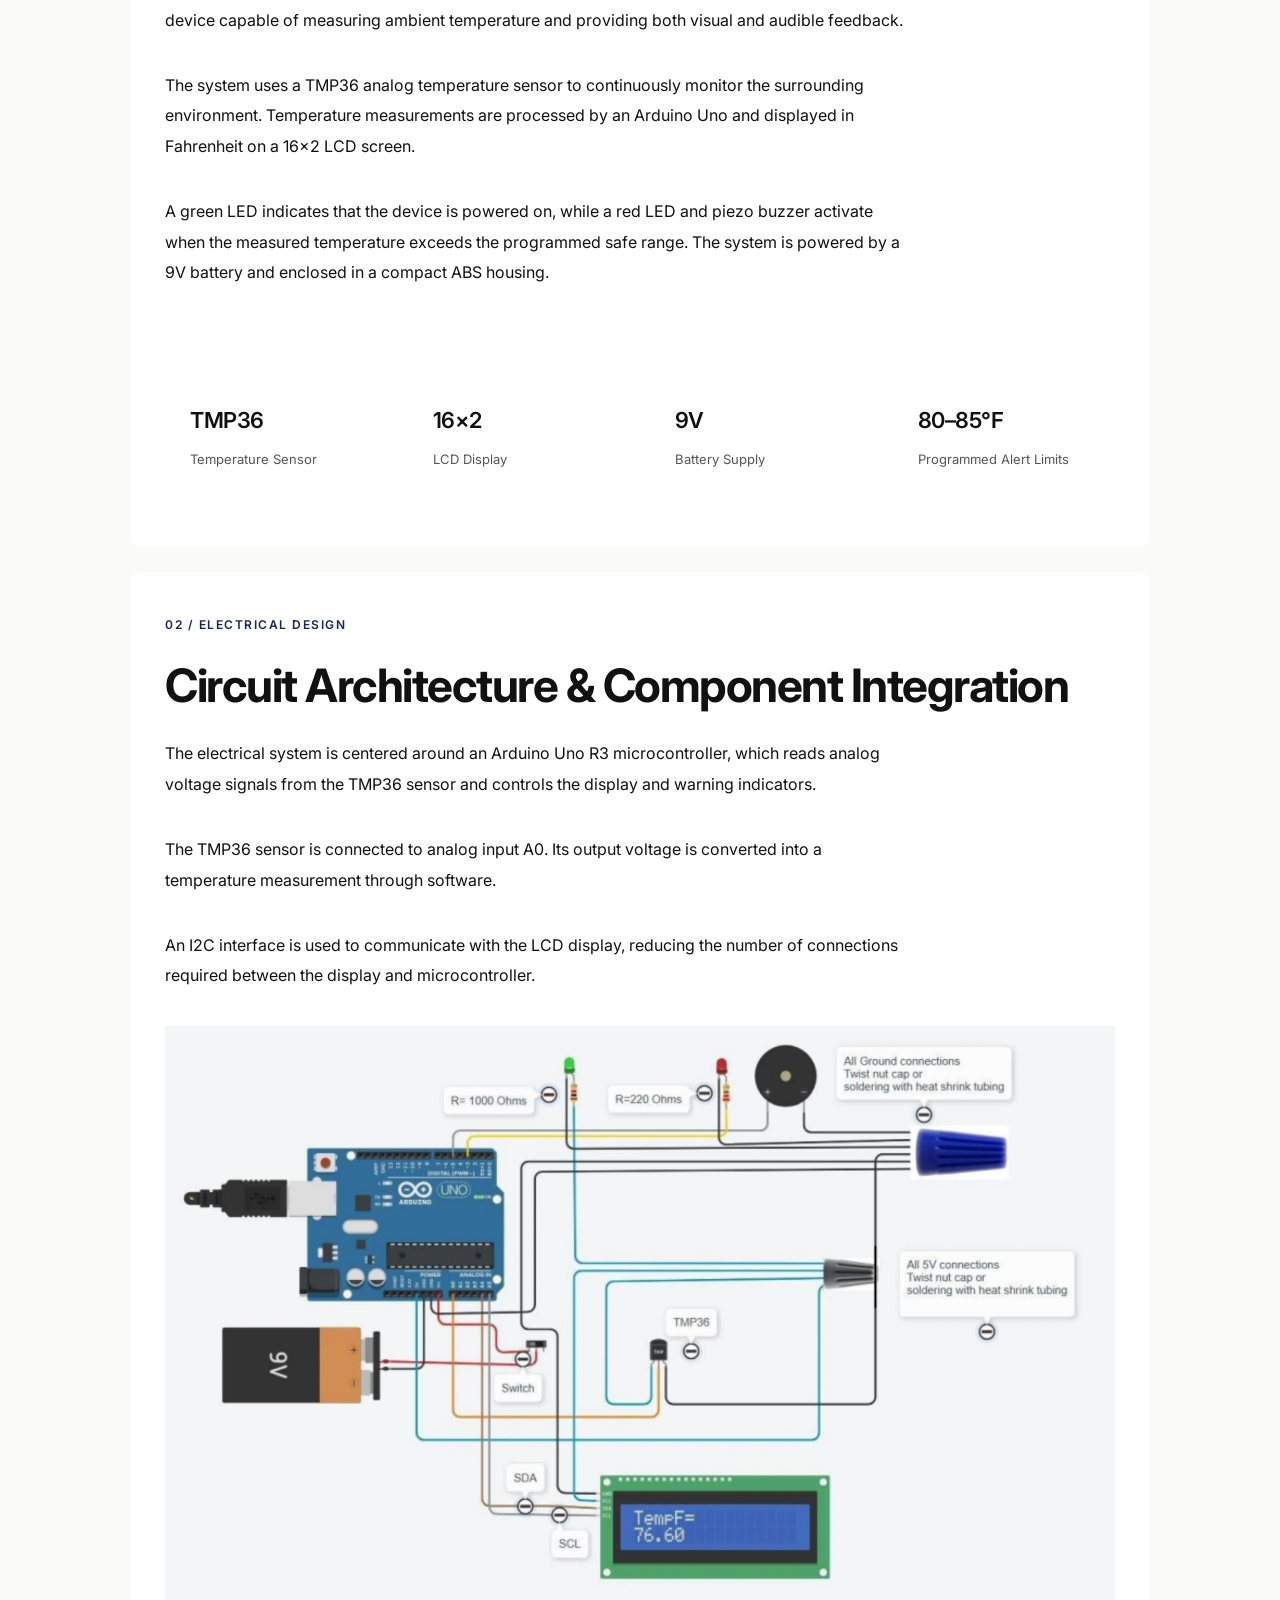
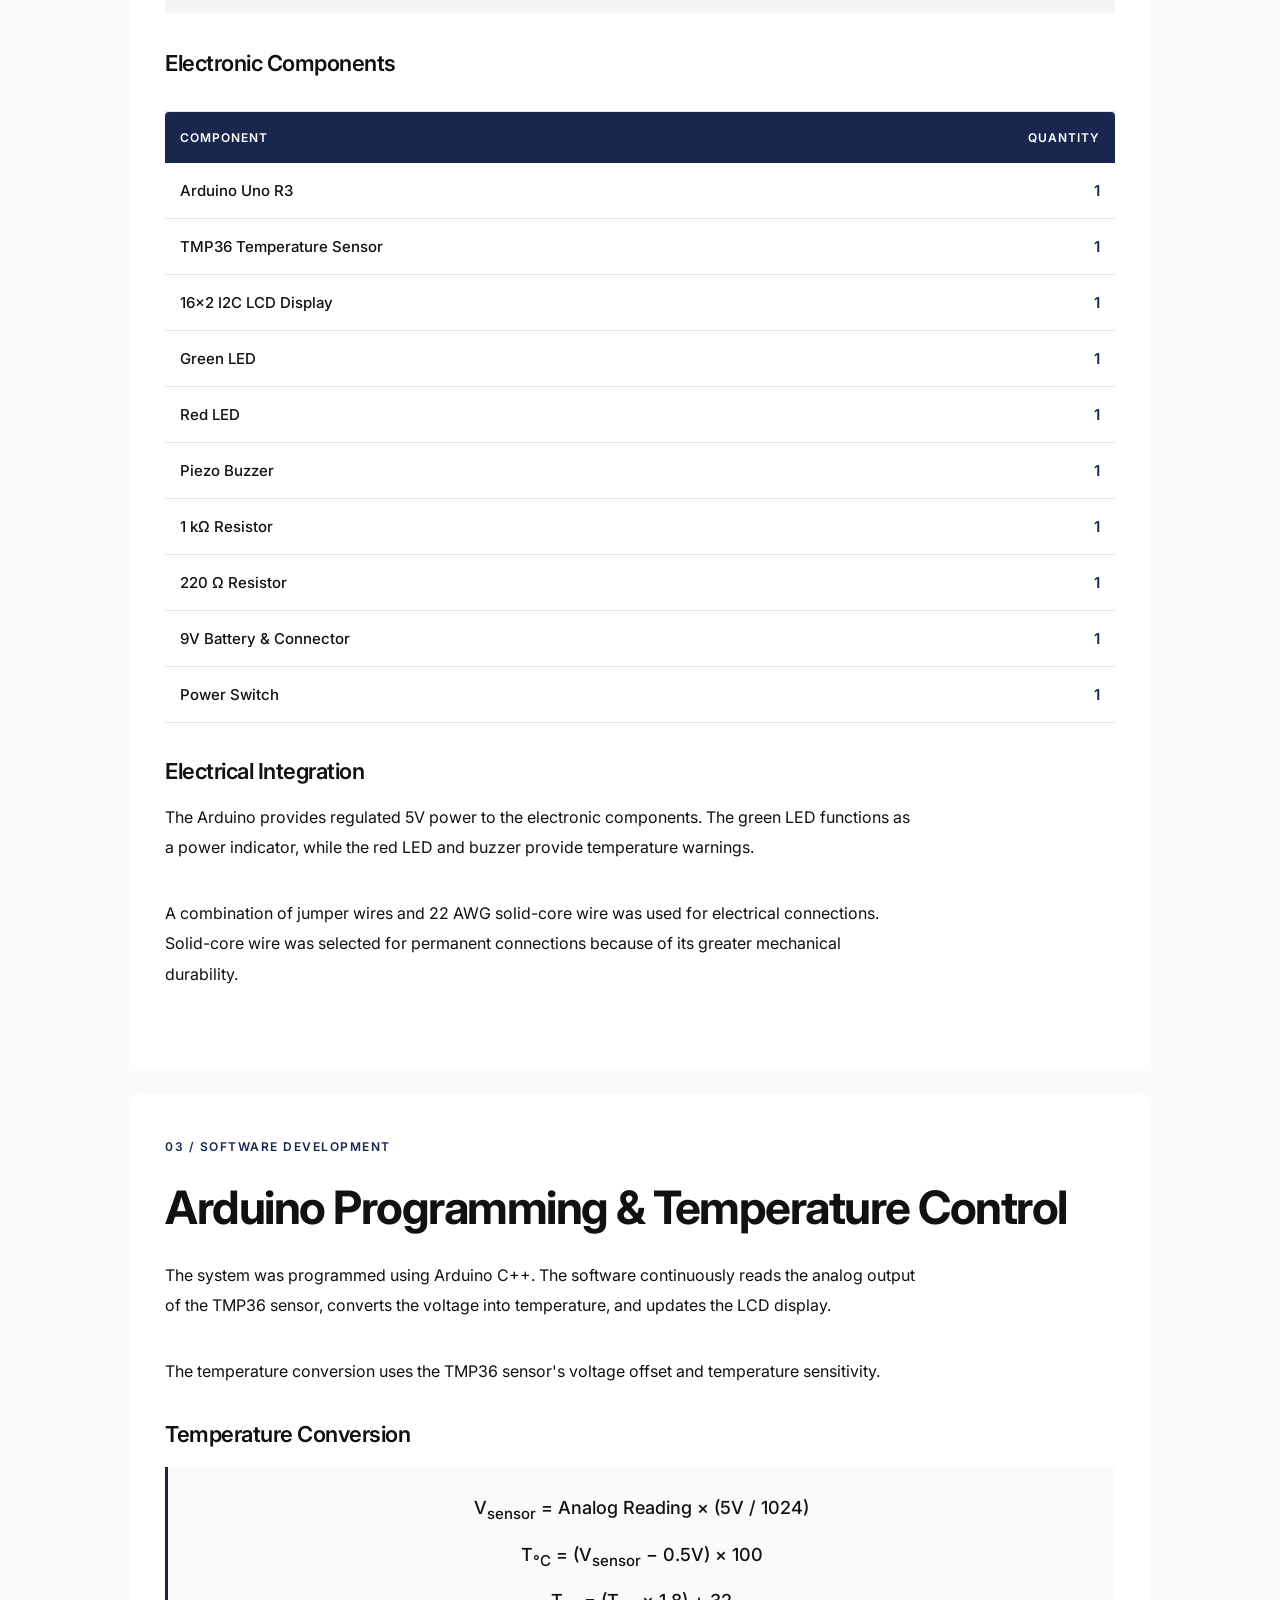
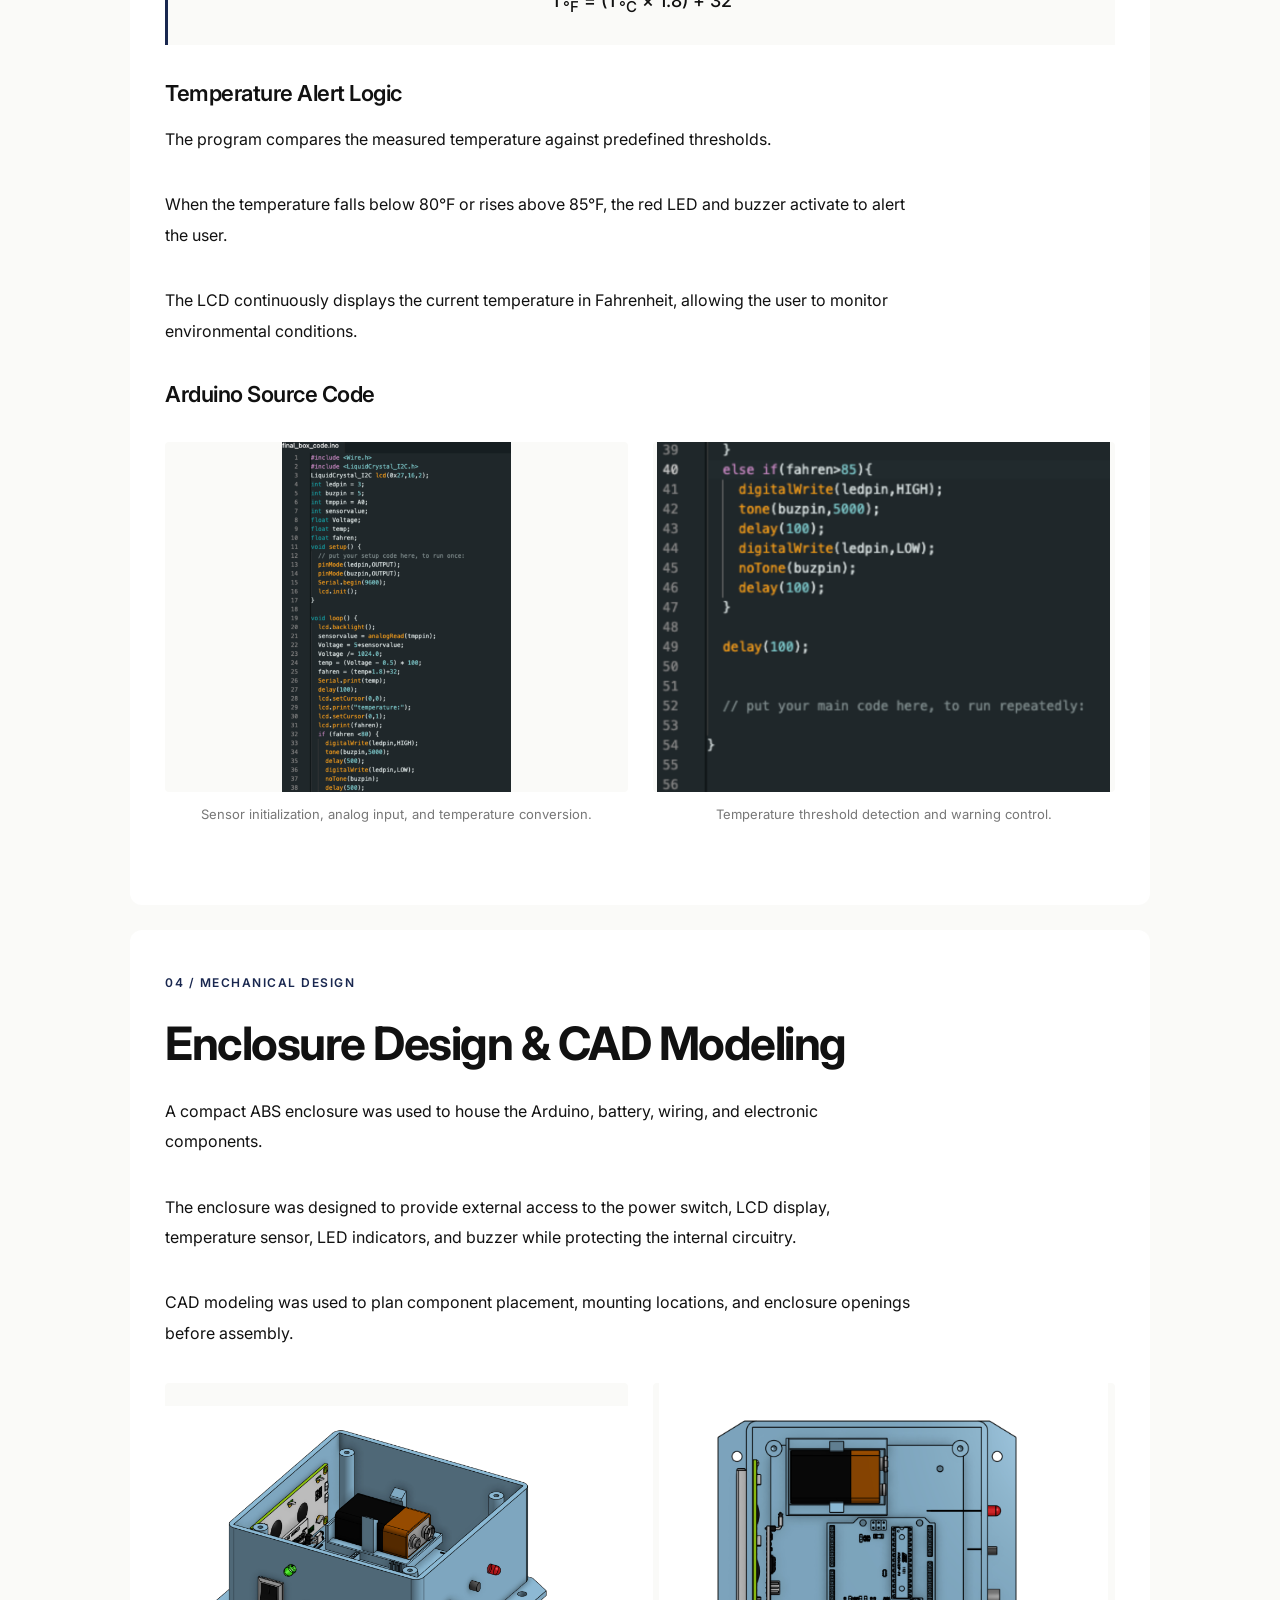
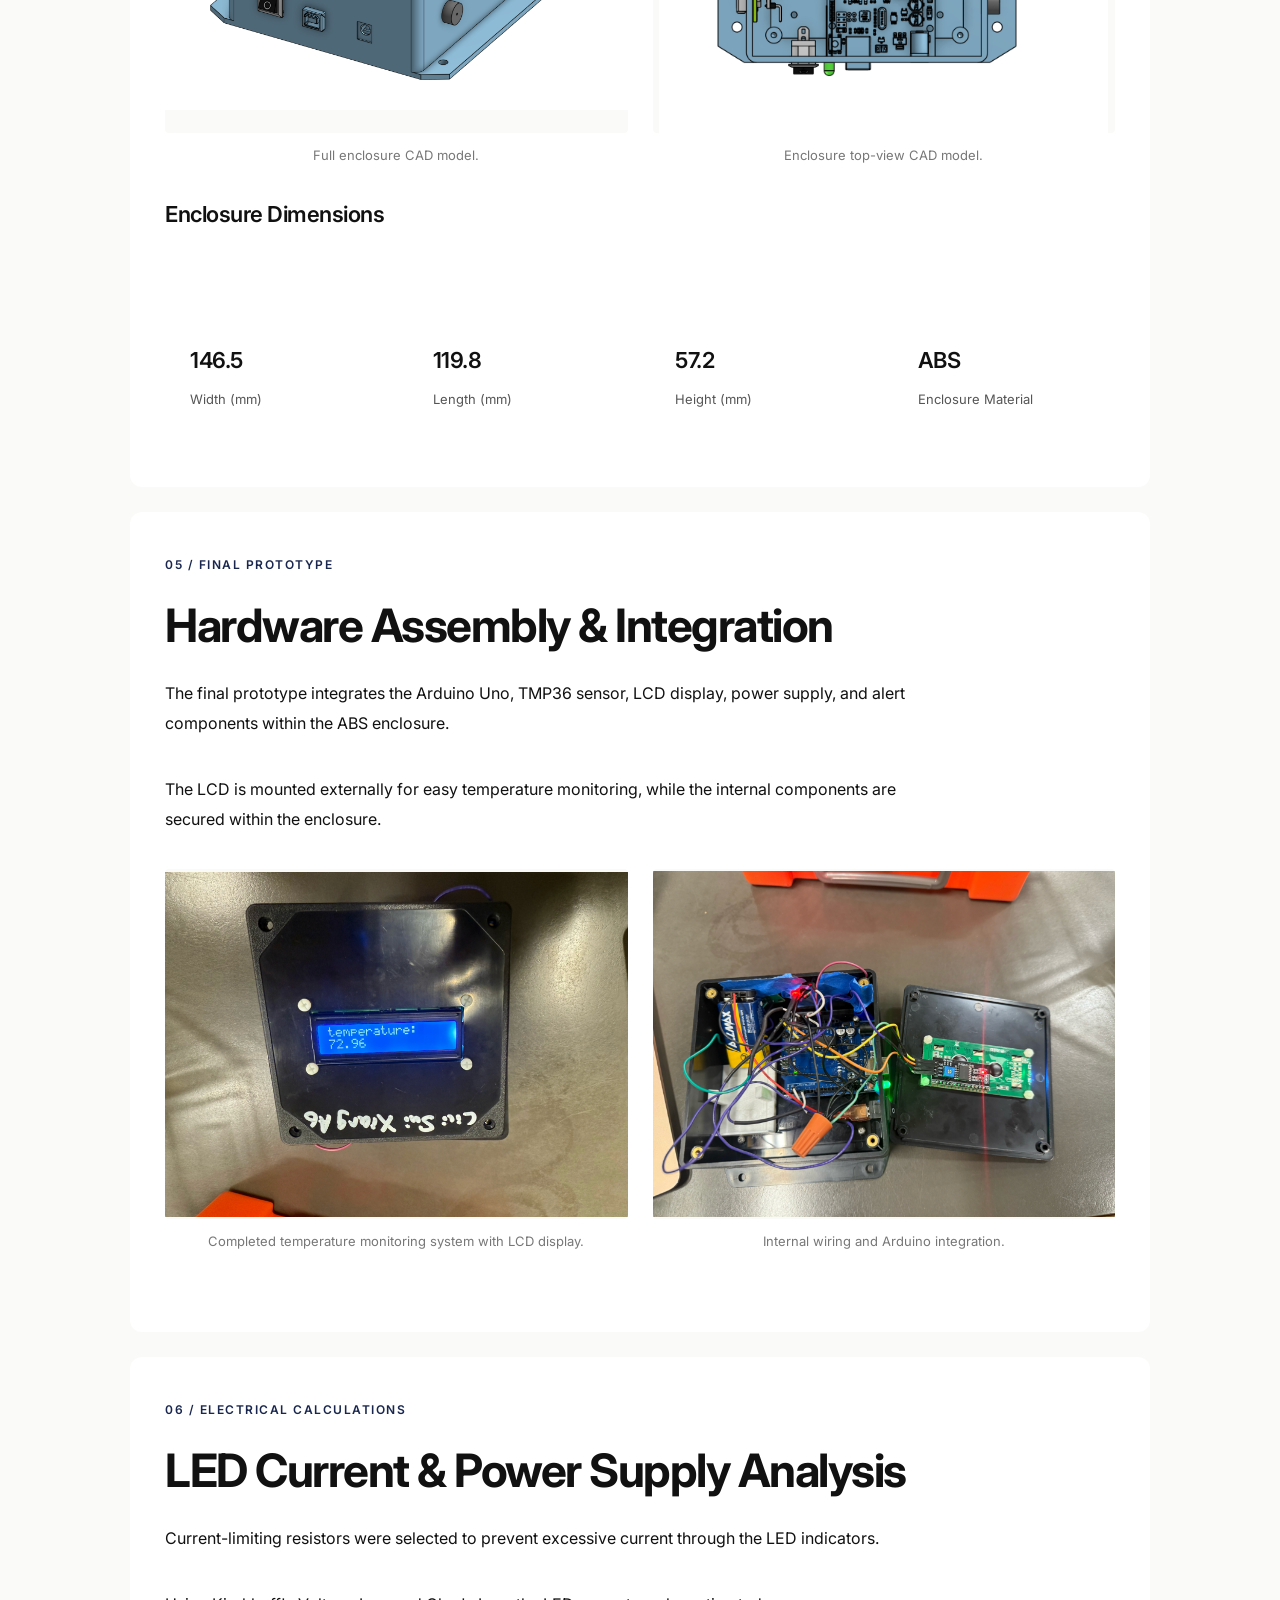
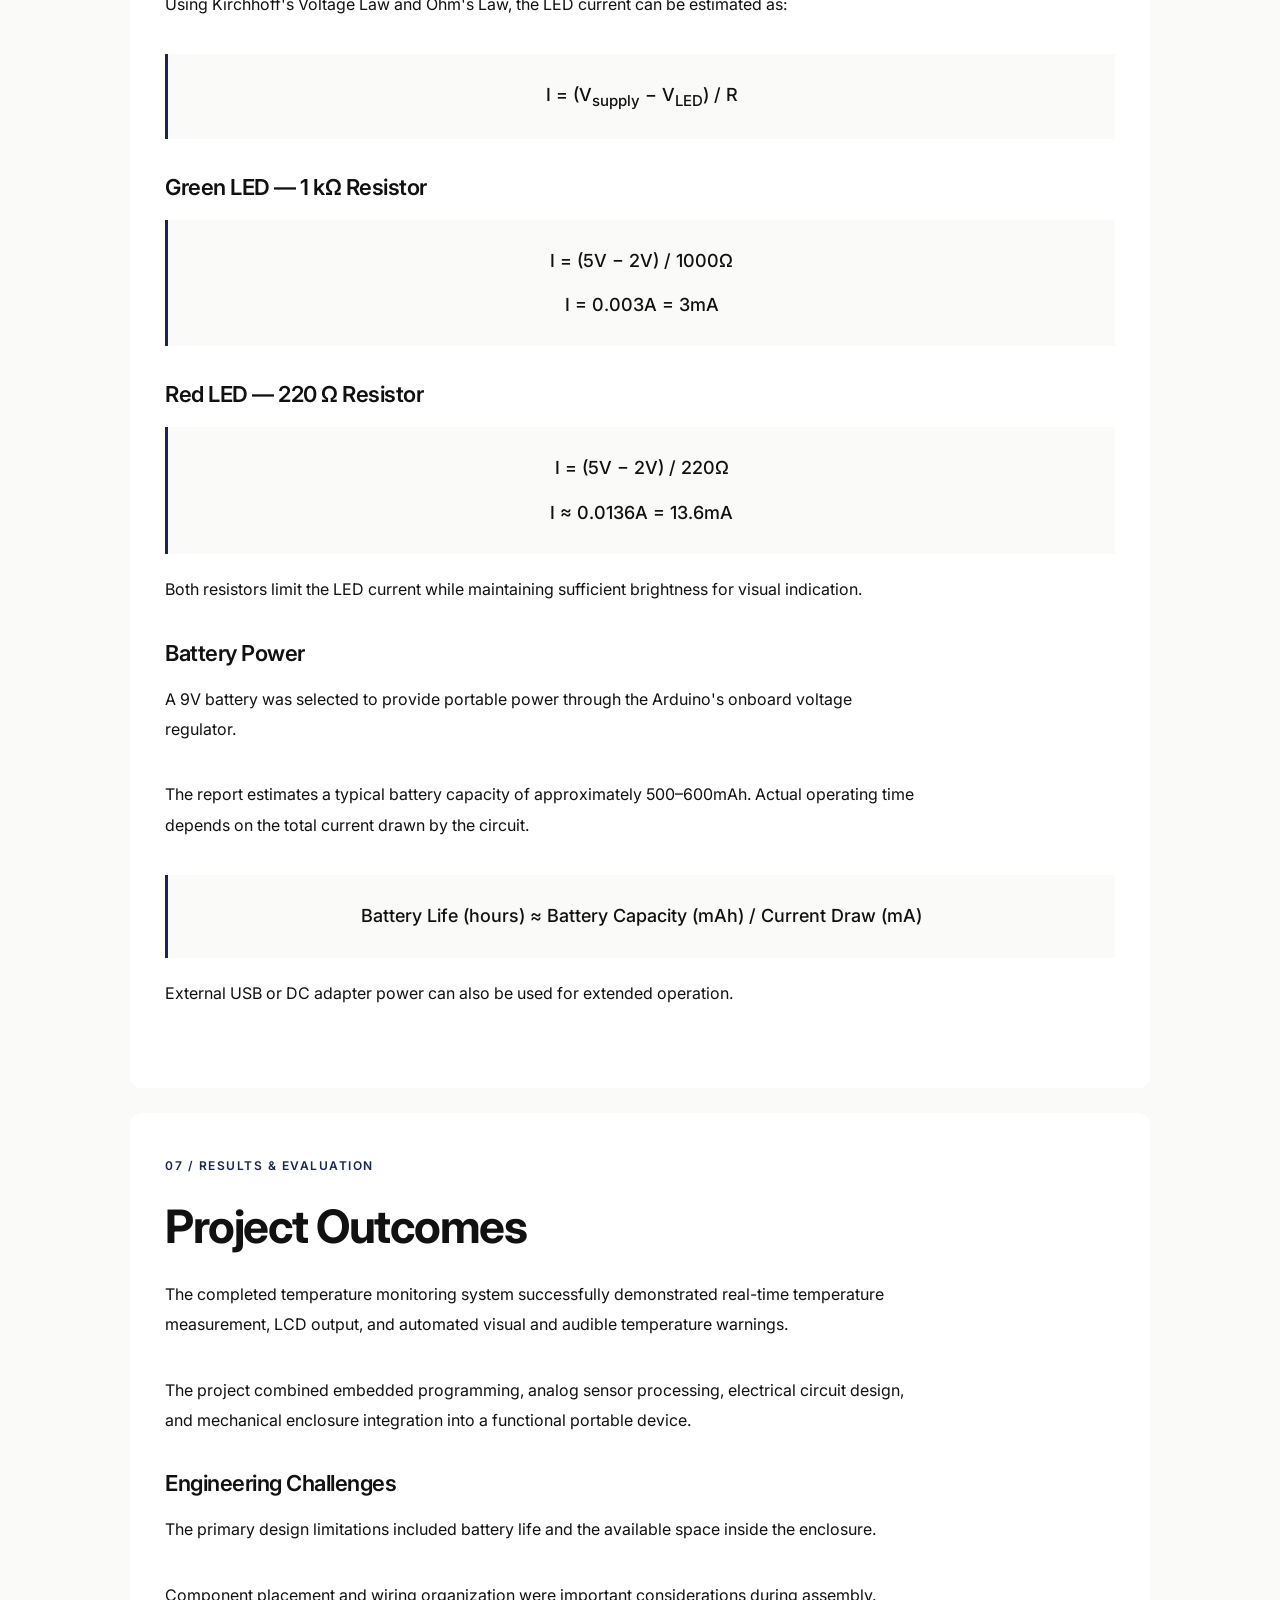
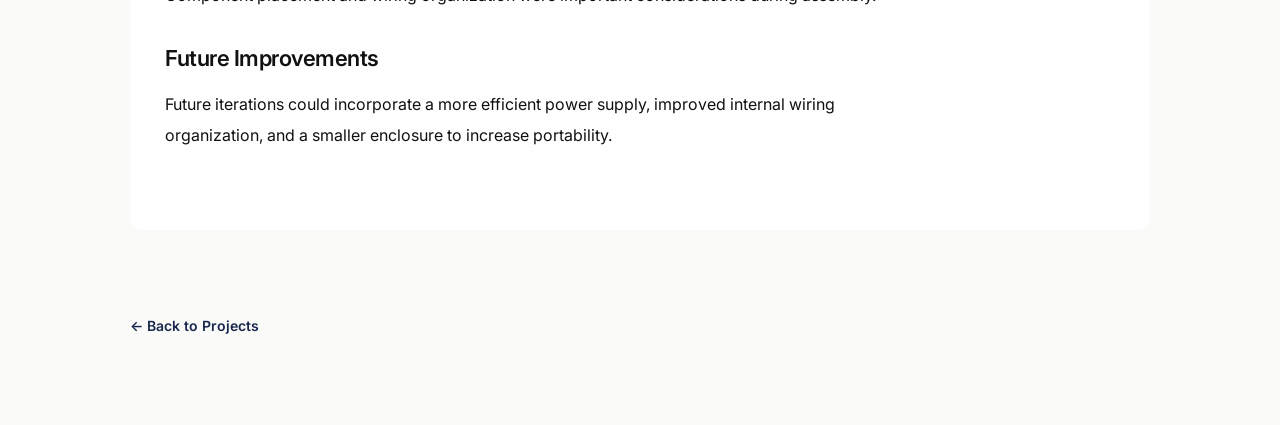
<file: projects/temperature-monitoring.html>
<!DOCTYPE html>
<html lang="en">

<head>
    <meta charset="UTF-8">
    <meta name="viewport" content="width=device-width, initial-scale=1.0">

    <title>Temperature Monitoring System | Cici Sui</title>

    <link rel="stylesheet" href="../style.css">
</head>

<body class="project-body">

    <!-- NAVIGATION -->
    <header class="navbar">

        <a href="../index.html" class="logo">cicisui</a>

        <nav class="nav-links">
            <a href="../index.html#about">About</a>
            <a href="../index.html#projects">Projects</a>
            <a href="../index.html#experience">Experience</a>
            <a href="../index.html#skills">Skills</a>
            <a href="../index.html#contact">Contact</a>
                        <a href="../assets/cici-xiang-sui-resume.pdf" target="_blank" rel="noopener noreferrer">Resume</a>

        </nav>

    </header>


    <main class="project-page">

        <!-- PROJECT INTRO -->
        <section class="project-intro">

            <p class="project-label">
                EMBEDDED SYSTEMS · FALL 2025
            </p>

            <h1>Temperature Monitoring System</h1>

            <p class="project-subtitle">
                Arduino-Based Temperature Monitoring & Alert Device
            </p>

            <div class="project-details">

                <div>
                    <span>PROJECT</span>
                    <p>EK131 Introduction to Engineering</p>
                </div>

                <div>
                    <span>INSTITUTION</span>
                    <p>Boston University</p>
                </div>

                <div>
                    <span>TECHNOLOGIES</span>
                    <p>Arduino · C++ · CAD · Electronics</p>
                </div>

            </div>

            <div class="project-image">

                <img
                    src="../images/temperature-monitoring-system/final-box-exterior.png"
                    alt="Final temperature monitoring system prototype"
                >

            </div>

        </section>


        <!-- OVERVIEW -->
        <section class="project-section">

            <p class="section-number">01 / PROJECT OVERVIEW</p>

            <h2>Real-Time Temperature Monitoring</h2>

            <p>
                This project involved designing and building a portable,
                Arduino-based temperature monitoring device capable of
                measuring ambient temperature and providing both visual
                and audible feedback.
            </p>

            <p>
                The system uses a TMP36 analog temperature sensor
                to continuously monitor the surrounding environment.
                Temperature measurements are processed by an Arduino
                Uno and displayed in Fahrenheit on a 16×2 LCD screen.
            </p>

            <p>
                A green LED indicates that the device is powered on,
                while a red LED and piezo buzzer activate when the
                measured temperature exceeds the programmed safe range.
                The system is powered by a 9V battery and enclosed
                in a compact ABS housing.
            </p>

            <div class="spec-grid">

                <div>
                    <h3>TMP36</h3>
                    <p>Temperature Sensor</p>
                </div>

                <div>
                    <h3>16×2</h3>
                    <p>LCD Display</p>
                </div>

                <div>
                    <h3>9V</h3>
                    <p>Battery Supply</p>
                </div>

                <div>
                    <h3>80–85°F</h3>
                    <p>Programmed Alert Limits</p>
                </div>

            </div>

        </section>


        <!-- CIRCUIT DESIGN -->
        <section class="project-section">

            <p class="section-number">02 / ELECTRICAL DESIGN</p>

            <h2>Circuit Architecture & Component Integration</h2>

            <p>
                The electrical system is centered around an Arduino
                Uno R3 microcontroller, which reads analog voltage
                signals from the TMP36 sensor and controls the
                display and warning indicators.
            </p>

            <p>
                The TMP36 sensor is connected to analog input A0.
                Its output voltage is converted into a temperature
                measurement through software.
            </p>

            <p>
                An I2C interface is used to communicate with the
                LCD display, reducing the number of connections
                required between the display and microcontroller.
            </p>

            <div class="project-image">

                <img
                    src="../images/temperature-monitoring-system/wiring-tinkercad.png"
                    alt="Arduino temperature monitoring circuit diagram"
                    loading="lazy"
                >

            </div>

            <h3>Electronic Components</h3>

            <div class="nozzle-components">

                <div class="component-header">
                    <span>COMPONENT</span>
                    <span>QUANTITY</span>
                </div>

                <div>
                    <span>Arduino Uno R3</span>
                    <span>1</span>
                </div>

                <div>
                    <span>TMP36 Temperature Sensor</span>
                    <span>1</span>
                </div>

                <div>
                    <span>16×2 I2C LCD Display</span>
                    <span>1</span>
                </div>

                <div>
                    <span>Green LED</span>
                    <span>1</span>
                </div>

                <div>
                    <span>Red LED</span>
                    <span>1</span>
                </div>

                <div>
                    <span>Piezo Buzzer</span>
                    <span>1</span>
                </div>

                <div>
                    <span>1 kΩ Resistor</span>
                    <span>1</span>
                </div>

                <div>
                    <span>220 Ω Resistor</span>
                    <span>1</span>
                </div>

                <div>
                    <span>9V Battery & Connector</span>
                    <span>1</span>
                </div>

                <div>
                    <span>Power Switch</span>
                    <span>1</span>
                </div>

            </div>

            <h3>Electrical Integration</h3>

            <p>
                The Arduino provides regulated 5V power to the
                electronic components. The green LED functions
                as a power indicator, while the red LED and
                buzzer provide temperature warnings.
            </p>

            <p>
                A combination of jumper wires and 22 AWG
                solid-core wire was used for electrical
                connections. Solid-core wire was selected
                for permanent connections because of its
                greater mechanical durability.
            </p>

        </section>


        <!-- SOFTWARE -->
        <section class="project-section">

            <p class="section-number">03 / SOFTWARE DEVELOPMENT</p>

            <h2>Arduino Programming & Temperature Control</h2>

            <p>
                The system was programmed using Arduino C++.
                The software continuously reads the analog
                output of the TMP36 sensor, converts the
                voltage into temperature, and updates
                the LCD display.
            </p>

            <p>
                The temperature conversion uses the
                TMP36 sensor's voltage offset and
                temperature sensitivity.
            </p>

            <h3>Temperature Conversion</h3>

            <div class="temperature-equation">

                <p>
                    V<sub>sensor</sub> =
                    Analog Reading × (5V / 1024)
                </p>

                <p>
                    T<sub>°C</sub> =
                    (V<sub>sensor</sub> − 0.5V) × 100
                </p>

                <p>
                    T<sub>°F</sub> =
                    (T<sub>°C</sub> × 1.8) + 32
                </p>

            </div>

            <h3>Temperature Alert Logic</h3>

            <p>
                The program compares the measured temperature
                against predefined thresholds.
            </p>

            <p>
                When the temperature falls below 80°F
                or rises above 85°F, the red LED and
                buzzer activate to alert the user.
            </p>

            <p>
                The LCD continuously displays the
                current temperature in Fahrenheit,
                allowing the user to monitor
                environmental conditions.
            </p>

            <h3>Arduino Source Code</h3>

            <div class="temperature-image-grid">

                <figure>
                    <img
                        src="../images/temperature-monitoring-system/arduino-code-1.png"
                        alt="Arduino temperature monitoring code part one"
                        loading="lazy"
                    >

                    <figcaption>
                        Sensor initialization, analog input,
                        and temperature conversion.
                    </figcaption>
                </figure>

                <figure>
                    <img
                        src="../images/temperature-monitoring-system/arduino-code-2.png"
                        alt="Arduino temperature monitoring code part two"
                        loading="lazy"
                    >

                    <figcaption>
                        Temperature threshold detection
                        and warning control.
                    </figcaption>
                </figure>

            </div>

        </section>


        <!-- MECHANICAL DESIGN -->
        <section class="project-section">

            <p class="section-number">04 / MECHANICAL DESIGN</p>

            <h2>Enclosure Design & CAD Modeling</h2>

            <p>
                A compact ABS enclosure was used to house
                the Arduino, battery, wiring, and electronic
                components.
            </p>

            <p>
                The enclosure was designed to provide
                external access to the power switch,
                LCD display, temperature sensor,
                LED indicators, and buzzer while
                protecting the internal circuitry.
            </p>

            <p>
                CAD modeling was used to plan component
                placement, mounting locations, and
                enclosure openings before assembly.
            </p>

            <div class="temperature-image-grid">

                <figure>
                    <img
                        src="../images/temperature-monitoring-system/box-full-cad.png"
                        alt="Complete CAD model of the temperature monitoring enclosure"
                        loading="lazy"
                    >

                    <figcaption>
                        Full enclosure CAD model.
                    </figcaption>
                </figure>

                <figure>
                    <img
                        src="../images/temperature-monitoring-system/box-top-cad.png"
                        alt="Top view CAD model of the enclosure"
                        loading="lazy"
                    >

                    <figcaption>
                        Enclosure top-view CAD model.
                    </figcaption>
                </figure>

            </div>

            <h3>Enclosure Dimensions</h3>

            <div class="spec-grid">

                <div>
                    <h3>146.5</h3>
                    <p>Width (mm)</p>
                </div>

                <div>
                    <h3>119.8</h3>
                    <p>Length (mm)</p>
                </div>

                <div>
                    <h3>57.2</h3>
                    <p>Height (mm)</p>
                </div>

                <div>
                    <h3>ABS</h3>
                    <p>Enclosure Material</p>
                </div>

            </div>

        </section>


        <!-- FINAL ASSEMBLY -->
        <section class="project-section">

            <p class="section-number">05 / FINAL PROTOTYPE</p>

            <h2>Hardware Assembly & Integration</h2>

            <p>
                The final prototype integrates the Arduino
                Uno, TMP36 sensor, LCD display, power
                supply, and alert components within
                the ABS enclosure.
            </p>

            <p>
                The LCD is mounted externally for
                easy temperature monitoring, while
                the internal components are secured
                within the enclosure.
            </p>

            <div class="temperature-image-grid">

                <figure>
                    <img
                        src="../images/temperature-monitoring-system/final-box-exterior.png"
                        alt="Exterior of the completed temperature monitoring system"
                        loading="lazy"
                    >

                    <figcaption>
                        Completed temperature monitoring system
                        with LCD display.
                    </figcaption>
                </figure>

                <figure>
                    <img
                        src="../images/temperature-monitoring-system/final-box-interior.png"
                        alt="Interior electronics and wiring"
                        loading="lazy"
                    >

                    <figcaption>
                        Internal wiring and Arduino integration.
                    </figcaption>
                </figure>

            </div>

        </section>


        <!-- CALCULATIONS -->
        <section class="project-section">

            <p class="section-number">06 / ELECTRICAL CALCULATIONS</p>

            <h2>LED Current & Power Supply Analysis</h2>

            <p>
                Current-limiting resistors were selected
                to prevent excessive current through
                the LED indicators.
            </p>

            <p>
                Using Kirchhoff's Voltage Law and
                Ohm's Law, the LED current can
                be estimated as:
            </p>

            <div class="temperature-equation">

                <p>
                    I = (V<sub>supply</sub> − V<sub>LED</sub>) / R
                </p>

            </div>

            <h3>Green LED — 1 kΩ Resistor</h3>

            <div class="temperature-equation">

                <p>
                    I = (5V − 2V) / 1000Ω
                </p>

                <p>
                    I = 0.003A = 3mA
                </p>

            </div>

            <h3>Red LED — 220 Ω Resistor</h3>

            <div class="temperature-equation">

                <p>
                    I = (5V − 2V) / 220Ω
                </p>

                <p>
                    I ≈ 0.0136A = 13.6mA
                </p>

            </div>

            <p>
                Both resistors limit the LED current
                while maintaining sufficient brightness
                for visual indication.
            </p>

            <h3>Battery Power</h3>

            <p>
                A 9V battery was selected to provide
                portable power through the Arduino's
                onboard voltage regulator.
            </p>

            <p>
                The report estimates a typical battery
                capacity of approximately 500–600mAh.
                Actual operating time depends on
                the total current drawn by the circuit.
            </p>

            <div class="temperature-equation">

                <p>
                    Battery Life (hours) ≈
                    Battery Capacity (mAh) / Current Draw (mA)
                </p>

            </div>

            <p>
                External USB or DC adapter power
                can also be used for extended operation.
            </p>

        </section>


        <!-- RESULTS -->
        <section class="project-section">

            <p class="section-number">07 / RESULTS & EVALUATION</p>

            <h2>Project Outcomes</h2>

            <p>
                The completed temperature monitoring
                system successfully demonstrated
                real-time temperature measurement,
                LCD output, and automated visual
                and audible temperature warnings.
            </p>

            <p>
                The project combined embedded
                programming, analog sensor
                processing, electrical circuit
                design, and mechanical enclosure
                integration into a functional
                portable device.
            </p>

            <h3>Engineering Challenges</h3>

            <p>
                The primary design limitations
                included battery life and the
                available space inside the enclosure.
            </p>

            <p>
                Component placement and wiring
                organization were important
                considerations during assembly.
            </p>

            <h3>Future Improvements</h3>

            <p>
                Future iterations could incorporate
                a more efficient power supply,
                improved internal wiring organization,
                and a smaller enclosure to
                increase portability.
            </p>

        </section>


        <!-- BACK -->
        <div class="project-back">

            <a href="../index.html#projects">
                ← Back to Projects
            </a>

        </div>

    </main>

</body>
</html>
</file>
<file: style.css>
/* GENERAL */
@import url('https://fonts.googleapis.com/css2?family=Inter:wght@400;500;600;700;800;900&display=swap');
@font-face {
    font-family: 'Dancing Script';
    src: url('fonts/DancingScript-Bold.otf') format('opentype');
    font-weight: 400;
    font-style: normal;
}
* {
    margin: 0;
    padding: 0;
    box-sizing: border-box;
}

html {
    scroll-behavior: smooth;
}

body {
    font-family: -apple-system, BlinkMacSystemFont, 'Inter', sans-serif;
    background-color: #FAFAF8;
    color: #111111;
}


/* NAVIGATION */

.navbar {
    height: 75px;
    padding: 0 40px;

    display: flex;
    justify-content: space-between;
    align-items: center;

    background-color: #FAFAF8;

    border-bottom: none;
    position: sticky;
    top: 0;
    z-index: 100;
}


/* LOGO */

.logo {
    font-family: 'Dancing Script', cursive;
    font-size: 38px;
    font-weight: 400;
    letter-spacing: 0;

    color: #111111;
    text-decoration: none;
}


/* NAVIGATION LINKS */

/* APPLE-INSPIRED NAVIGATION */

.nav-links a {
    font-family: -apple-system, BlinkMacSystemFont, 'Inter', sans-serif;
    font-size: 14px;
    font-weight: 500;
    letter-spacing: 0;

    text-transform: none;

    color: #111111;
    text-decoration: none;

    transition: color 0.3s ease;
}

.nav-links a:hover {
    color: #19274F;
}


/* HERO SECTION */

.hero {
    min-height: 70vh;

    background-color: #F1F0ED;

    display: flex;
    align-items: flex-end;

    padding: 60px 45px;
}

.hero-content {
    max-width: 800px;
}

.hero-label {
    font-size: 12px;
    letter-spacing: 2px;
    font-weight: 600;

    margin-bottom: 20px;
}

.hero-content h1 {
    font-size: clamp(42px, 5vw, 75px);
    font-weight: 900;
    letter-spacing: -3px;
    line-height: 1.05;
    margin-bottom: 25px;
}

.hero-description {
    font-family: 'Inter', sans-serif;
    font-size: 15px;
    font-weight: 400;
    line-height: 1.8;

    max-width: 520px;
    margin-bottom: 30px;

    color: #111111;
}


/* HERO BUTTON */
/* MINIMALIST HERO LINK */

/* HERO BUTTON */

/* SLIDING FILL BUTTON */

/* HERO BUTTON */

.hero-button {
    position: relative;
    display: inline-block;
    overflow: hidden;
    isolation: isolate;

    padding: 16px 30px;

    background-color: #19274F;
    color: #FFFFFF;

    border: 1px solid #19274F;

    font-family: -apple-system, BlinkMacSystemFont, "Helvetica Neue", sans-serif;

    font-size: 14px;

    font-weight: 500;

    letter-spacing: 0;
    text-decoration: none;
    text-transform: none;

    transition: color 0.4s ease;
}

/* SLIDING WHITE BACKGROUND */

.hero-button::before {
    content: "";
    position: absolute;
    inset: 0;

    background-color: #FFFFFF;

    transform: translateX(-101%);
    transition: transform 0.4s ease;

    z-index: -1;
}

/* MOUSE ENTERS */

.hero-button:hover {
    color: #19274F;
}

.hero-button:hover::before {
    transform: translateX(0);
}

/* MOUSE LEAVES */

.hero-button:not(:hover)::before {
    transform: translateX(101%);
}
/* PROJECT GRID */

.project-grid {
    display: grid;
    grid-template-columns: repeat(4, 1fr);

    gap: 20px;
}

.project-card {
    text-decoration: none;
    color: #111111;
}

/* PROJECT IMAGE CONTAINER */

.project-body .project-image {
    display: block;
    width: 100%;
    height: auto;
    min-height: 0;

    margin: 30px 0 0;
    padding: 0;

    background: transparent;
    overflow: visible;
}

/* PROJECT IMAGE */

.project-body .project-image img {
    display: block;
    width: 100%;
    height: auto;
    max-height: none;
    min-height: 0;

    object-fit: contain;
}



.project-card h3 {
    font-size: 15px;
    font-weight: 800;
    letter-spacing: 0.5px;
}


/* MOBILE */

@media (max-width: 768px) {

    .navbar {
        height: auto;
        padding: 20px;

        flex-direction: column;
        gap: 20px;
    }

    .nav-links {
        flex-wrap: wrap;
        justify-content: center;
        gap: 15px;
    }

    .hero {
        min-height: 60vh;
        padding: 30px 25px;
    }

    .hero-content h1 {
        letter-spacing: -1px;
    }

    .project-grid {
        grid-template-columns: repeat(2, 1fr);
        gap: 15px;
    }

    .projects {
        padding: 50px 20px;
    }
    
}
/* =====================================
   PORTFOLIO SECTIONS
===================================== */

.portfolio-section {
    padding: 80px 45px;
    background-color: #FAFAF8;
    scroll-margin-top: 75px;
}


/* SECTION HEADINGS */

.section-heading {
    display: flex;
    justify-content: space-between;
    align-items: center;

    margin-bottom: 35px;
}

.section-heading h2 {
    font-size: 30px;
    font-weight: 900;
    letter-spacing: -1px;
    color: #111111;
}

.section-heading span {
    font-size: 12px;
    letter-spacing: 1px;
    color: #111111;
}


/* TWO-COLUMN GRID */

.portfolio-grid {
    display: grid;
    grid-template-columns: repeat(2, 1fr);
    gap: 55px 25px;
}


/* PROJECT CARDS */

.portfolio-card {
    display: block;
    text-decoration: none;
    color: #111111;
}


/* PROJECT IMAGES */

.portfolio-image {
    width: 100%;
    aspect-ratio: 4 / 3;

    background-color: #E5E5E5;

    overflow: hidden;
    margin-bottom: 18px;
}

.portfolio-image img {
    width: 100%;
    height: 100%;

    object-fit: cover;

    transition: transform 0.4s ease;
}


/* IMAGE HOVER EFFECT */




/* PROJECT TITLES */

.portfolio-card h3 {
    font-size: 19px;
    font-weight: 800;
    letter-spacing: -0.3px;

    margin-bottom: 8px;
}


/* PROJECT CATEGORY LABELS */

.portfolio-card p {
    font-size: 11px;
    letter-spacing: 1px;
    font-weight: 500;

    color: #555555;
}


/* =====================================
   MANUFACTURING DIVIDER
===================================== */

.manufacturing-section {
    border-top: 1px solid #19274F;
}


/* =====================================
   MOBILE
===================================== */

@media (max-width: 768px) {

    .portfolio-section {
        padding: 50px 20px;
    }

    .portfolio-grid {
        grid-template-columns: 1fr;
        gap: 35px;
    }

    .section-heading h2 {
        font-size: 25px;
    }

    .portfolio-card h3 {
        font-size: 17px;
    }

}
/* TYPOGRAPHY */



.nav-links a {
    font-family: 'Inter', sans-serif;
    font-weight: 500;
    font-size: 12px;
    letter-spacing: 0.8px;
}

.hero-content h1 {
    font-family: 'Inter', sans-serif;
    font-weight: 800;
    letter-spacing: -3px;
}

.section-heading h2 {
    font-family: 'Inter', sans-serif;
    font-weight: 800;
    letter-spacing: -1.5px;
}

.portfolio-card h3 {
    font-family: 'Inter', sans-serif;
    font-weight: 700;
    letter-spacing: -0.5px;
}

.portfolio-card p {
    font-family: 'Inter', sans-serif;
    font-weight: 400;
    letter-spacing: 0.5px;
}
/* FEATURED PROJECT */

.featured-project {
    grid-column: 1 / -1;
}

.featured-project .portfolio-image {
    aspect-ratio: 16 / 7;
}

.featured-project h3 {
    font-size: 26px;
    margin-top: 10px;
}

.featured-project p {
    font-size: 12px;
}
/* =========================================
   HOMEPAGE HERO — TWO SIDE-BY-SIDE PHOTOS
========================================= */

/* HERO LAYOUT */

.hero {
    display: flex;
    justify-content: space-between;
    align-items: center;

    gap: 40px;
    padding: 60px 45px;

    overflow: hidden;
}

/* LEFT SIDE — TEXT */

.hero-content {
    flex: 0 1 42%;
    min-width: 0;
}

/* RIGHT SIDE — PHOTOS */

/* TWO PHOTOS — DIFFERENT WIDTHS */

.hero-collage {
    display: grid;

    /* Lifestyle photo wider than lathe photo */
    grid-template-columns: 3fr 2fr;

    gap: 15px;

    flex: 0 1 58%;
    min-width: 0;

    height: 300px;
}

/* PHOTO CONTAINERS */

.hero-collage .collage-photo {
    position: relative;

    width: 100%;
    height: 100%;

    overflow: hidden;

    background-color: #E5E5E5;

    transition:
        transform 0.4s ease,
        box-shadow 0.4s ease;
}

/* PHOTO IMAGES */

.hero-collage .collage-photo img {
    display: block;

    width: 100%;
    height: 100%;

    object-fit: cover;

    transition: transform 0.5s ease;
}

/* HOVER EFFECT */

.hero-collage .collage-photo:hover {
    transform: translateY(-8px);

    box-shadow: 0 15px 35px rgba(0, 0, 0, 0.15);

    z-index: 10;
}

.hero-collage .collage-photo:hover img {
    transform: scale(1.05);
}

/* MOBILE */

@media (max-width: 768px) {

    .hero {
        flex-direction: column;
        align-items: stretch;

        gap: 40px;
        padding: 50px 25px;
    }

    .hero-content {
        flex: none;
        width: 100%;
    }

    .hero-collage {
        flex: none;
        width: 100%;

        height: 300px;
        gap: 12px;
    }

}

/* SMALL PHONES */

@media (max-width: 480px) {

    .hero-collage {
        height: 220px;
        gap: 10px;
    }

}

/* ACCESSIBILITY */

@media (prefers-reduced-motion: reduce) {

    .hero-collage .collage-photo,
    .hero-collage .collage-photo img {
        transition: none;
    }

}

/* =========================================
   INDIVIDUAL PROJECT PAGE
========================================= */

.project-page {
    max-width: 1100px;
    margin: 0 auto;
    padding: 90px 40px;
}


/* PROJECT INTRO */

.project-intro {
    padding-bottom: 80px;
    border-bottom: 1px solid #DDDDDD;
}

.project-label {
    font-size: 12px;
    font-weight: 600;
    letter-spacing: 2px;
    color: #19274F;
    margin-bottom: 25px;
}

.project-intro h1 {
    font-size: clamp(42px, 6vw, 80px);
    font-weight: 700;
    letter-spacing: -3px;
    line-height: 1.05;
    margin-bottom: 20px;
}

.project-subtitle {
    font-size: 22px;
    color: #555555;
    margin-bottom: 50px;
}


/* PROJECT DETAILS */

.project-details {
    display: grid;
    grid-template-columns: repeat(3, 1fr);
    gap: 30px;
}

.project-details span {
    font-size: 11px;
    font-weight: 600;
    letter-spacing: 1.5px;
    color: #777777;
}

.project-details p {
    margin-top: 10px;
    font-size: 15px;
}


/* PROJECT SECTIONS */

.project-section {
    padding: 85px 0;
    border-bottom: 1px solid #DDDDDD;
}

.section-number {
    font-size: 12px;
    font-weight: 600;
    letter-spacing: 1.5px;
    color: #19274F;
    margin-bottom: 25px;
}

.project-section h2 {
    font-size: clamp(30px, 4vw, 46px);
    font-weight: 700;
    letter-spacing: -1.5px;
    margin-bottom: 25px;
}

.project-section > p:not(.section-number) {
    max-width: 750px;
    font-size: 16px;
    line-height: 1.9;
    margin-bottom: 35px;
}


/* PROJECT IMAGES */

.project-image {
    margin-top: 45px;
    background-color: #FFFFFF;
    padding: 30px;
}

.project-image img {
    display: block;
    width: 100%;
    height: auto;
    object-fit: contain;
}


/* SPECIFICATIONS */

.spec-grid {
    display: grid;
    grid-template-columns: repeat(4, 1fr);
    gap: 20px;
    margin-top: 50px;
}

.spec-grid > div {
    background-color: #FFFFFF;
    padding: 35px 25px;
}

.spec-grid h3 {
    font-size: 36px;
    font-weight: 700;
    color: #19274F;
    margin-bottom: 12px;
}

.spec-grid p {
    font-size: 13px;
    color: #555555;
}


/* BACK BUTTON */

.project-back {
    padding-top: 60px;
}

.project-back a {
    color: #19274F;
    text-decoration: none;
    font-size: 14px;
    font-weight: 600;
}

.project-back a:hover {
    text-decoration: underline;
}


/* MOBILE */

@media (max-width: 768px) {

    .project-page {
        padding: 50px 25px;
    }

    .project-section {
        padding: 60px 0;
    }

    .project-details {
        grid-template-columns: 1fr;
        gap: 20px;
    }

    .spec-grid {
        grid-template-columns: repeat(2, 1fr);
    }

    .project-image {
        padding: 12px;
    }

    .project-intro h1 {
        letter-spacing: -1.5px;
    }

}
/* PROJECT PAGE BACKGROUND */

.project-body .project-section {
    height: auto;
    min-height: 0;

    padding: 45px 35px;
    margin: 25px 0;

    border: none;
    border-radius: 12px;

    background-color: #FFFFFF;
}
/* FEATURED PROJECT — COMPACT */

.featured-project .portfolio-image {
    height: 300px;
    overflow: hidden;
}

.featured-project .portfolio-image img {
    width: 100%;
    height: 100%;
    object-fit: cover;
    object-position: center;
}
/* SMALL PROJECT CARDS */

.portfolio-card:not(.featured-project) .portfolio-image {
    height: 180px;
    overflow: hidden;
}

.portfolio-card:not(.featured-project) .portfolio-image img {
    width: 100%;
    height: 100%;
    object-fit: cover;
}
/* THREE-COLUMN PROJECT GRID */

.portfolio-grid {
    display: grid;
    grid-template-columns: repeat(3, minmax(0, 1fr));
    gap: 28px;
}
/* =========================================
   PROJECT CARD HOVER EFFECT
========================================= */

/* Project card */

.portfolio-card {
    position: relative;
    display: block;
    border: 1px solid transparent;
    border-radius: 8px;
    overflow: hidden;

    transition:
        border-color 0.35s ease,
        box-shadow 0.35s ease;
}

/* Image container */

.portfolio-card .portfolio-image {
    position: relative;
    overflow: hidden;
}

/* Keep images completely still */

.portfolio-card .portfolio-image img,
.portfolio-card:hover .portfolio-image img {
    transform: none;
}



/* 3D PCB RENDER */

.project-image img[src*="3d-board-layout"] {
    width: 100%;
    height: auto;
    object-fit: contain;
}
/* =========================================
   PROJECT CARD — NAVY INFO HOVER
========================================= */


/* Bottom information area */

.portfolio-card .project-info {
    background-color: #FFFFFF;
    padding: 22px 24px;

    transition:
        background-color 0.35s ease,
        padding 0.35s ease;
}

/* Project title */

.portfolio-card .project-info h3 {
    color: #111111;
    font-size: 20px;
    font-weight: 600;
    margin: 0 0 8px;

    transition:
        color 0.35s ease;
     
}

/* Description */

.portfolio-card .project-info p {
    color: #666666;
    font-size: 13px;
    margin: 0;

    transition: color 0.35s ease;
}

/* NAVY BACKGROUND ON HOVER */

.portfolio-card:hover .project-info,
.portfolio-card:focus-visible .project-info {
    background-color: #19274F;
}

/* White text and subtle expansion */

.portfolio-card:hover .project-info h3,
.portfolio-card:focus-visible .project-info h3 {
    color: #FFFFFF;
    transform: none;
}

/* Description becomes white */

.portfolio-card:hover .project-info p,
.portfolio-card:focus-visible .project-info p {
    color: rgba(255, 255, 255, 0.8);
}
.portfolio-card {
    border: none;
    box-shadow: none;
}

.portfolio-card:hover {
    border: none;
    box-shadow: none;
}
.featured-project .project-info h3 {
    font-size: 24px;
}
.portfolio-card:not(.featured-project) .project-info h3 {
    font-size: 18px;
}
/* REMOVE GAP BETWEEN PROJECT IMAGE AND TITLE */

.portfolio-card {
    gap: 0;
}

.portfolio-card .portfolio-image {
    margin: 0;
    padding: 0;
    border: none;
}

.portfolio-card .portfolio-image img {
    display: block;
    margin: 0;
    padding: 0;
}

.portfolio-card .project-info {
    margin: 0;
    border: none;
}
/* APPLY TITLE HOVER EFFECT TO ALL PROJECTS */

/* Normal title section */
.portfolio-grid .portfolio-card .project-info {
    background-color: #FFFFFF;
    transition: background-color 0.35s ease;
}

/* Normal text */
.portfolio-grid .portfolio-card .project-info h3 {
    color: #111111;
    transition: color 0.35s ease;
}

.portfolio-grid .portfolio-card .project-info p {
    color: #666666;
    transition: color 0.35s ease;
}

/* Hover: navy background */
.portfolio-grid .portfolio-card:hover .project-info {
    background-color: #19274F;
}

/* Hover: white text */
.portfolio-grid .portfolio-card:hover .project-info h3 {
    color: #FFFFFF;
    transform: none;
}

.portfolio-grid .portfolio-card:hover .project-info p {
    color: rgba(255, 255, 255, 0.8);
}
/* SISYPHUS ANIMATION */

.sisyphus-scene {
    position: relative;
    width: 320px;
    height: 180px;
    overflow: hidden;
    margin: 40px auto;
    --sisyphus-blue: #14213D;
}

/* Hill */

.sisyphus-hill {
    position: absolute;
    width: 360px;
    height: 2px;
    background: var(--sisyphus-blue);
    bottom: 35px;
    left: -10px;
    transform: rotate(-20deg);
    transform-origin: left center;
}

/* Moving character and rock */

.sisyphus-climber {
    position: absolute;
    width: 100px;
    height: 100px;
    left: 0;
    bottom: 42px;
    z-index: 2;

    animation: climbHill 8s linear infinite;
}

/* Boulder */

.sisyphus-rock {
    position: absolute;
    width: 48px;
    height: 48px;
    background: var(--sisyphus-blue);
    border-radius: 50%;
    left: 43px;
    top: 10px;

    animation: rollRock 1.5s linear infinite;
}

/* Human silhouette */

.sisyphus-person {
    position: absolute;
    width: 45px;
    height: 80px;
    left: 5px;
    top: 12px;
}

/* Head */

.person-head {
    position: absolute;
    width: 17px;
    height: 17px;
    background: var(--sisyphus-blue);
    border-radius: 50%;
    left: 14px;
    top: 0;
}

/* Body */

.person-body {
    position: absolute;
    width: 9px;
    height: 35px;
    background: var(--sisyphus-blue);
    left: 20px;
    top: 16px;
    transform: rotate(25deg);
    border-radius: 5px;
}

/* Arm pushing rock */

.person-arm {
    position: absolute;
    width: 32px;
    height: 6px;
    background: var(--sisyphus-blue);
    left: 23px;
    top: 30px;
    transform: rotate(-25deg);
    border-radius: 5px;
}

/* Legs */

.person-leg {
    position: absolute;
    width: 6px;
    height: 30px;
    background: var(--sisyphus-blue);
    top: 47px;
    left: 18px;
    transform-origin: top center;
    border-radius: 4px;
}

.leg-left {
    animation: walking 0.6s ease-in-out infinite alternate;
}

.leg-right {
    animation: walking 0.6s ease-in-out infinite alternate-reverse;
}

/* =========================================
   NOZZLE FIRING SYSTEM
========================================= */

/* COMPONENT LIST */

.nozzle-components {
    margin-top: 35px;
    border-top: 1px solid #E5E5E5;
}

/* EACH COMPONENT ROW */

.nozzle-components > div {
    display: flex;
    justify-content: space-between;
    align-items: center;

    gap: 20px;
    padding: 18px 15px;

    border-bottom: 1px solid #E5E5E5;

    font-size: 15px;

    transition: background-color 0.3s ease;
}

/* COMPONENT NAME */

.nozzle-components > div span:first-child {
    color: #111111;
    font-weight: 500;
}

/* QUANTITY */

.nozzle-components > div span:last-child {
    color: #19274F;
    font-weight: 600;
}

/* HEADER */

.nozzle-components .component-header {
    background-color: #19274F;
    border-bottom: none;
    border-radius: 4px 4px 0 0;
}

.nozzle-components .component-header span:first-child,
.nozzle-components .component-header span:last-child {
    color: #FFFFFF;
    font-size: 12px;
    font-weight: 600;
    letter-spacing: 1px;
}

/* HOVER */

.nozzle-components > div:not(.component-header):hover {
    background-color: #F5F5F3;
}

/* PROJECT VIDEO */

.project-body .project-image video {
    display: block;
    width: 100%;
    height: auto;
    max-height: 650px;

    background-color: #111111;
    border-radius: 4px;
}

/* CLICKABLE CALCULATIONS IMAGE */

.project-body .project-image a {
    display: block;
    width: 100%;
}

.project-body .project-image a img {
    width: 100%;
    height: auto;
    cursor: zoom-in;
}

/* MOBILE */

@media (max-width: 768px) {

    .nozzle-components > div {
        padding: 15px 10px;
        font-size: 13px;
    }

}
/* =========================================
   DESKINATOR PROJECT PAGE
   MATCHES EXISTING PORTFOLIO STYLE
========================================= */

/* MAIN PAGE */

.deskinator-page {
    max-width: 1100px;
    margin: 0 auto;
    padding: 90px 40px;
    font-family: -apple-system, BlinkMacSystemFont, 'Inter', sans-serif;
    color: #111111;
}


/* =========================================
   HERO
========================================= */

.deskinator-hero {
    padding-bottom: 80px;
    border-bottom: 1px solid #DDDDDD;
    text-align: left;
}

.deskinator-eyebrow {
    font-size: 12px;
    font-weight: 600;
    letter-spacing: 2px;
    color: #19274F;
    margin-bottom: 25px;
}

.deskinator-hero h1 {
    font-size: clamp(42px, 6vw, 80px);
    font-weight: 700;
    letter-spacing: -3px;
    line-height: 1.05;
    margin-bottom: 20px;
}

.deskinator-subtitle {
    font-size: 22px;
    font-weight: 400;
    color: #555555;
    margin-bottom: 30px;
}

.deskinator-intro {
    max-width: 750px;
    font-size: 16px;
    line-height: 1.9;
    color: #555555;
    margin-bottom: 30px;
}


/* PROJECT TAGS */

.deskinator-tags {
    display: flex;
    flex-wrap: wrap;
    gap: 10px;
    margin-bottom: 40px;
}

.deskinator-tags span {
    display: inline-block;
    padding: 9px 16px;

    border: 1px solid #DDDDDD;
    border-radius: 4px;

    font-size: 12px;
    font-weight: 500;
    color: #19274F;

    background-color: #FFFFFF;
}


/* HERO IMAGE */

.deskinator-hero-image {
    display: block;
    width: 100%;
    height: auto;
    max-height: 650px;
    object-fit: contain;

    margin-top: 35px;
    background-color: #FFFFFF;
}


/* CAPTIONS */

.deskinator-caption {
    font-size: 13px;
    color: #777777;
    line-height: 1.6;
    margin-top: 12px;
    text-align: center;
}


/* =========================================
   PROJECT SECTIONS
========================================= */

.project-body .deskinator-section {
    height: auto;
    min-height: 0;

    padding: 45px 35px;
    margin: 25px 0;

    border: none;
    border-radius: 12px;

    background-color: #FFFFFF;
}

.deskinator-section h2 {
    font-size: clamp(30px, 4vw, 46px);
    font-weight: 700;
    letter-spacing: -1.5px;

    color: #111111;
    margin-bottom: 25px;
}

.deskinator-section h3 {
    font-size: 22px;
    font-weight: 600;
    letter-spacing: -0.5px;

    color: #111111;
    margin-top: 35px;
    margin-bottom: 18px;
}

.deskinator-section h4 {
    font-size: 16px;
    font-weight: 600;
    color: #111111;
    margin-bottom: 12px;
}

.deskinator-section p {
    max-width: 850px;
    font-size: 16px;
    line-height: 1.9;
    color: #555555;
    margin-bottom: 25px;
}

.deskinator-section ul,
.deskinator-section ol {
    padding-left: 25px;
    margin: 25px 0;

    font-size: 15px;
    line-height: 2;
    color: #555555;
}

.deskinator-section li {
    margin-bottom: 10px;
}


/* =========================================
   PROJECT INFORMATION
========================================= */

.deskinator-info-grid {
    display: grid;
    grid-template-columns: repeat(4, 1fr);
    gap: 30px;
}

.deskinator-info-grid h3 {
    font-size: 11px;
    font-weight: 600;
    letter-spacing: 1.5px;
    color: #777777;

    margin: 0 0 10px;
}

.deskinator-info-grid p {
    font-size: 15px;
    color: #111111;
    margin: 0;
}


/* =========================================
   DESIGN OBJECTIVES
========================================= */

.deskinator-objectives {
    display: grid;
    grid-template-columns: repeat(3, 1fr);
    gap: 20px;
    margin-top: 35px;
}

.deskinator-objective {
    padding: 30px 25px;
    background-color: #FAFAF8;
    border-radius: 8px;
}

.deskinator-objective h3 {
    font-size: 28px;
    font-weight: 700;
    color: #19274F;
    margin: 0 0 20px;
}

.deskinator-objective h4 {
    font-size: 16px;
    font-weight: 600;
    color: #111111;
    margin-bottom: 12px;
}

.deskinator-objective p {
    font-size: 14px;
    line-height: 1.8;
    color: #555555;
    margin: 0;
}


/* =========================================
   PROJECT IMAGES
========================================= */

.deskinator-image {
    display: block;

    width: 100%;
    max-width: 950px;
    height: auto;

    object-fit: contain;

    margin: 35px auto 15px;
    padding: 0;

    background-color: #FFFFFF;
}


/* TWO-COLUMN IMAGE GRID */

.deskinator-image-grid {
    display: grid;
    grid-template-columns: repeat(2, minmax(0, 1fr));
    gap: 25px;
    margin: 35px 0;
}

.deskinator-image-grid figure {
    margin: 0;
}

.deskinator-image-grid img {
    display: block;
    width: 100%;
    height: 350px;
    object-fit: contain;

    background-color: #FAFAF8;
    border-radius: 4px;
}

.deskinator-image-grid figcaption {
    font-size: 13px;
    line-height: 1.6;
    color: #777777;
    text-align: center;
    margin-top: 12px;
}


/* =========================================
   VIDEOS
========================================= */

.deskinator-video {
    display: block;

    width: 100%;
    max-width: 950px;
    height: auto;
    max-height: 650px;

    margin: 35px auto;

    background-color: #111111;
    border-radius: 4px;
}


/* =========================================
   COMPONENT GRID
========================================= */

.deskinator-component-grid {
    display: grid;
    grid-template-columns: repeat(2, minmax(0, 1fr));
    gap: 20px;
    margin: 35px 0;
}

.deskinator-component-grid > div {
    padding: 30px 25px;

    background-color: #FAFAF8;
    border-radius: 8px;
}

.deskinator-component-grid h4 {
    font-size: 16px;
    font-weight: 600;
    color: #19274F;
    margin-bottom: 12px;
}

.deskinator-component-grid p {
    font-size: 14px;
    line-height: 1.8;
    color: #555555;
    margin: 0;
}


/* =========================================
   POWER CALCULATIONS
========================================= */

.deskinator-equation {
    padding: 25px;
    margin: 20px 0;

    background-color: #FAFAF8;
    border-left: 3px solid #19274F;

    font-family: 'Inter', sans-serif;
    font-size: 20px;
    font-weight: 500;
    color: #111111;

    text-align: center;
}

.deskinator-total {
    background-color: #19274F;
    border-left: none;

    color: #FFFFFF;
    font-size: 23px;
    font-weight: 600;
}


/* =========================================
   TESTING & RESULTS
========================================= */

.deskinator-results {
    display: grid;
    grid-template-columns: repeat(4, minmax(0, 1fr));
    gap: 20px;
    margin: 35px 0;
}

.deskinator-results > div {
    background-color: #FAFAF8;
    padding: 35px 20px;
    text-align: center;
}

.deskinator-results h3 {
    font-size: 30px;
    font-weight: 700;
    color: #19274F;
    margin: 0 0 12px;
}

.deskinator-results p {
    font-size: 13px;
    line-height: 1.6;
    color: #555555;
    margin: 0;
}


/* =========================================
   BACK TO PROJECTS
========================================= */

.project-body .deskinator-back {
    padding: 40px 0;
    margin-top: 30px;

    background: transparent;
    text-align: left;
}

.deskinator-back a {
    color: #19274F;
    text-decoration: none;

    font-size: 14px;
    font-weight: 600;

    transition: opacity 0.3s ease;
}

.deskinator-back a:hover {
    opacity: 0.6;
}


/* =========================================
   MOBILE RESPONSIVENESS
========================================= */

@media (max-width: 768px) {

    .deskinator-page {
        padding: 50px 25px;
    }

    .deskinator-hero {
        padding-bottom: 50px;
    }

    .deskinator-hero h1 {
        letter-spacing: -1.5px;
    }

    .deskinator-subtitle {
        font-size: 19px;
    }

    .deskinator-intro {
        font-size: 15px;
    }

    .project-body .deskinator-section {
        padding: 30px 20px;
        margin: 20px 0;
    }

    .deskinator-section h2 {
        font-size: 28px;
        letter-spacing: -1px;
    }

    .deskinator-section h3 {
        font-size: 19px;
    }

    .deskinator-section p {
        font-size: 15px;
    }

    .deskinator-info-grid {
        grid-template-columns: repeat(2, minmax(0, 1fr));
        gap: 25px;
    }

    .deskinator-objectives {
        grid-template-columns: 1fr;
    }

    .deskinator-component-grid {
        grid-template-columns: 1fr;
    }

    .deskinator-image-grid {
        grid-template-columns: 1fr;
    }

    .deskinator-image-grid img {
        height: auto;
    }

    .deskinator-results {
        grid-template-columns: repeat(2, minmax(0, 1fr));
    }

    .deskinator-equation {
        font-size: 16px;
        padding: 20px 12px;
    }

    .deskinator-total {
        font-size: 18px;
    }

    .deskinator-video {
        max-height: none;
    }

}


/* EXTRA SMALL SCREENS */

@media (max-width: 480px) {

    .deskinator-page {
        padding: 35px 15px;
    }

    .deskinator-hero h1 {
        font-size: 38px;
    }

    .deskinator-tags {
        gap: 8px;
    }

    .deskinator-tags span {
        font-size: 11px;
        padding: 7px 12px;
    }

    .deskinator-results h3 {
        font-size: 24px;
    }

    .deskinator-results > div {
        padding: 25px 12px;
    }

}
/* =========================================
   TEMPERATURE MONITORING SYSTEM
========================================= */

/* TWO-COLUMN IMAGE LAYOUT */

.temperature-image-grid {
    display: grid;
    grid-template-columns: repeat(2, minmax(0, 1fr));
    gap: 25px;
    margin: 35px 0;
}

.temperature-image-grid figure {
    margin: 0;
}

.temperature-image-grid img {
    display: block;
    width: 100%;
    height: 350px;

    object-fit: contain;

    background-color: #FAFAF8;
    border-radius: 4px;
}

.temperature-image-grid figcaption {
    font-size: 13px;
    line-height: 1.6;
    color: #777777;

    text-align: center;
    margin-top: 12px;
}


/* ELECTRICAL CALCULATIONS */

.temperature-equation {
    background-color: #FAFAF8;

    border-left: 3px solid #19274F;

    padding: 25px;
    margin: 20px 0;

    text-align: center;
}

.temperature-equation p {
    font-family: 'Inter', sans-serif;
    font-size: 18px;
    font-weight: 500;
    line-height: 1.8;

    color: #111111;
    margin-bottom: 12px;
}

.temperature-equation p:last-child {
    margin-bottom: 0;
}


/* SUBHEADINGS */

.project-body .project-section h3 {
    font-size: 22px;
    font-weight: 600;
    letter-spacing: -0.5px;

    color: #111111;

    margin-top: 35px;
    margin-bottom: 18px;
}


/* MOBILE */

@media (max-width: 768px) {

    .temperature-image-grid {
        grid-template-columns: 1fr;
    }

    .temperature-image-grid img {
        height: auto;
    }

    .temperature-equation {
        padding: 20px 12px;
    }

    .temperature-equation p {
        font-size: 15px;
        overflow-wrap: anywhere;
    }

}

/* =========================================
   MANUFACTURING & FABRICATION PAGE
========================================= */


/* INTRO */

.manufacturing-page .manufacturing-intro {
    max-width: 800px;

    font-size: 16px;
    line-height: 1.9;

    color: #555555;

    margin-bottom: 45px;
}


/* =========================================
   IMAGE GRID
========================================= */

.manufacturing-image-grid {
    display: grid;

    grid-template-columns: repeat(2, minmax(0, 1fr));

    gap: 25px;

    margin: 35px 0;
}

.manufacturing-image-grid figure {
    margin: 0;
}

.manufacturing-image-grid img {
    display: block;

    width: 100%;
    height: 350px;

    object-fit: contain;

    background-color: #FAFAF8;

    border-radius: 4px;
}

.manufacturing-image-grid figcaption {
    font-size: 13px;

    line-height: 1.6;

    color: #777777;

    text-align: center;

    margin-top: 12px;
}


/* SINGLE IMAGE CAPTION */

.manufacturing-caption {
    font-size: 13px !important;

    color: #777777 !important;

    text-align: center;

    margin-top: 12px;
}


/* =========================================
   MANUFACTURING PROCESS
========================================= */

.manufacturing-process {
    display: grid;

    grid-template-columns: repeat(2, minmax(0, 1fr));

    gap: 20px;

    margin-top: 35px;
}

.manufacturing-process > div {
    background-color: #FAFAF8;

    padding: 30px 25px;

    border-radius: 8px;
}

.manufacturing-process span {
    display: block;

    font-size: 28px;
    font-weight: 700;

    color: #19274F;

    margin-bottom: 20px;
}

.manufacturing-process h4 {
    font-size: 17px;
    font-weight: 600;

    color: #111111;

    margin-bottom: 12px;
}

.manufacturing-process p {
    font-size: 14px;

    line-height: 1.8;

    color: #555555;

    margin: 0;
}


/* =========================================
   TECHNICAL SKILLS
========================================= */

.manufacturing-skills {
    display: flex;

    flex-wrap: wrap;

    gap: 12px;

    margin-top: 35px;
}

.manufacturing-skills span {
    display: inline-block;

    padding: 12px 20px;

    background-color: #FAFAF8;

    border: 1px solid #E5E5E5;
    border-radius: 4px;

    font-size: 13px;
    font-weight: 500;

    color: #19274F;

    transition:
        background-color 0.3s ease,
        color 0.3s ease;
}

.manufacturing-skills span:hover {
    background-color: #19274F;
    color: #FFFFFF;
}


/* =========================================
   MOBILE
========================================= */

@media (max-width: 768px) {

    .manufacturing-image-grid {
        grid-template-columns: 1fr;
    }

    .manufacturing-image-grid img {
        height: auto;
    }

    .manufacturing-process {
        grid-template-columns: 1fr;
    }

    .manufacturing-page .manufacturing-intro {
        font-size: 15px;
    }

}
/* =========================================
   EXPERIENCE — MINIMAL TIMELINE
========================================= */

.experience-section {
    background-color: #FAFAF8;
    border-top: 1px solid #E5E5E5;
}

/* TIMELINE CONTAINER */

.experience-timeline {
    position: relative;
    max-width: 950px;
    margin: 60px auto 0;
    padding-left: 50px;
}

/* VERTICAL NAVY LINE */

.experience-timeline::before {
    content: "";
    position: absolute;

    left: 7px;
    top: 8px;
    bottom: 50px;

    width: 1px;
    background-color: #19274F;
}

/* EACH EXPERIENCE */

.timeline-item {
    position: relative;
    padding-bottom: 75px;
}

.timeline-item:last-child {
    padding-bottom: 0;
}

/* SMALL NAVY DOT */

.timeline-dot {
    position: absolute;

    left: -49px;
    top: 5px;

    width: 13px;
    height: 13px;

    background-color: #19274F;
    border-radius: 50%;
}

/* DATE */

.timeline-date {
    display: block;

    font-size: 12px;
    font-weight: 600;
    letter-spacing: 1.5px;

    color: #19274F;

    margin-bottom: 15px;
}

/* JOB TITLE */

.timeline-content h3 {
    font-size: 28px;
    font-weight: 700;
    letter-spacing: -0.8px;

    color: #111111;

    margin-bottom: 12px;
}

/* ORGANIZATION */

.timeline-content p {
    font-size: 15px;
    font-weight: 400;

    color: #666666;
    line-height: 1.7;
}

/* DIVIDER */

.timeline-divider {
    color: #AAAAAA;
    margin: 0 6px;
}

/* SUBTLE HOVER */

.timeline-content {
    transition: transform 0.3s ease;
}

.timeline-item:hover .timeline-content {
    transform: translateX(6px);
}

/* =========================================
   MOBILE
========================================= */

@media (max-width: 768px) {

    .experience-timeline {
        padding-left: 35px;
        margin-top: 40px;
    }

    .experience-timeline::before {
        left: 6px;
    }

    .timeline-dot {
        left: -35px;
        width: 12px;
        height: 12px;
    }

    .timeline-item {
        padding-bottom: 55px;
    }

    .timeline-content h3 {
        font-size: 22px;
    }

    .timeline-content p {
        font-size: 14px;
    }

    .timeline-date {
        font-size: 11px;
    }

}

@media (prefers-reduced-motion: reduce) {
    .timeline-content {
        transition: none;
    }
}
/* =========================================
   SKILLS — MINIMALIST LAYOUT
========================================= */

.skills-section {
    background-color: #FAFAF8;
    border-top: 1px solid #E5E5E5;
}

/* TWO-COLUMN GRID */

.skills-grid {
    display: grid;
    grid-template-columns: repeat(2, minmax(0, 1fr));
    gap: 65px 80px;
    margin-top: 50px;
}

/* CATEGORY */

.skill-category {
    border-top: 1px solid #19274F;
    padding-top: 25px;
}

/* CATEGORY HEADING */

.skill-category h3 {
    font-size: 12px;
    font-weight: 600;
    letter-spacing: 1.5px;
    color: #19274F;
    margin-bottom: 25px;
}

/* INDIVIDUAL SKILLS */

.skill-category p {
    font-size: 19px;
    font-weight: 500;
    letter-spacing: -0.3px;
    color: #111111;
    line-height: 1.6;
    margin-bottom: 12px;
}

/* MOBILE */

@media (max-width: 768px) {

    .skills-grid {
        grid-template-columns: 1fr;
        gap: 40px;
        margin-top: 35px;
    }

    .skill-category p {
        font-size: 17px;
    }

}
/* =====================================
   CONTACT SECTION — MINIMAL
===================================== */

.contact-section {
    padding: 80px 45px 120px;
    background-color: #FAFAF8;
    border-top: 1px solid #19274F;
}

.contact-links {
    margin-top: 40px;
    border-top: 1px solid #DDDDDD;
}

.contact-row {
    display: flex;
    justify-content: space-between;
    align-items: center;

    padding: 28px 0;
    border-bottom: 1px solid #DDDDDD;
}

/* LABEL */

.contact-row span {
    font-size: 12px;
    font-weight: 600;
    letter-spacing: 1.5px;
    color: #777777;
}

/* LINKS */

.contact-row a {
    font-size: 18px;
    font-weight: 500;
    color: #111111;
    text-decoration: none;

    transition: color 0.3s ease;
}

.contact-row a:hover {
    color: #19274F;
}

/* MOBILE */

@media (max-width: 768px) {

    .contact-section {
        padding: 60px 20px 80px;
    }

    .contact-row {
        flex-direction: column;
        align-items: flex-start;
        gap: 12px;
    }

    .contact-row a {
        font-size: 16px;
        overflow-wrap: anywhere;
    }

}
/* =====================================
   HOMEPAGE — SINGLE LIFESTYLE PHOTO
===================================== */

.hero-images {
    display: flex;
    justify-content: center;
    align-items: center;
}

.hero-images img {
    width: 100%;
    max-width: 450px;
    height: auto;
    object-fit: cover;
}
/* =====================================
   EXPERIENCE — TWO COLUMN LAYOUT
===================================== */

.experience-layout {
    display: grid;
    grid-template-columns: minmax(0, 1.2fr) minmax(0, 1fr);
    gap: 70px;
    align-items: center;
    width: 100%;
}

/* LEFT: TIMELINE */

.experience-layout .experience-timeline {
    position: relative;
    width: 100%;
    max-width: none;
    margin: 50px 0 0;
    padding-left: 50px;
}

/* RIGHT: PHOTO */

.experience-layout .experience-photo {
    width: 100%;
    margin: 0;
    align-self: center;
}

.experience-layout .experience-photo img {
    display: block;
    width: 100%;
    height: 450px;
    object-fit: cover;
    object-position: center;
    border-radius: 2px;
}

/* MOBILE */

@media (max-width: 768px) {

    .experience-layout {
        grid-template-columns: 1fr;
        gap: 35px;
    }

    .experience-layout .experience-timeline {
        margin-top: 35px;
    }

    .experience-layout .experience-photo {
        margin-top: 0;
    }

    .experience-layout .experience-photo img {
        height: auto;
        max-height: 450px;
    }

}
/* =====================================
   EXPERIENCE — SMALLER PHOTO
===================================== */

/* EXPERIENCE — TIMELINE + PHOTO */

.experience-layout {
    display: grid;
    grid-template-columns: 650px 350px;
    gap: 50px;
    align-items: center;
    justify-content: start;
}

.experience-layout .experience-photo {
    width: 350px;
    max-width: 100%;
    margin: 0;
    justify-self: start;
}

.experience-layout .experience-photo img {
    display: block;
    width: 100%;
    height: auto;
    object-fit: contain;
    border-radius: 2px;
}

/* MOBILE */

@media (max-width: 1100px) {
    .experience-layout {
        grid-template-columns: minmax(0, 1fr) 300px;
        gap: 30px;
    }

    .experience-layout .experience-photo {
        width: 300px;
    }
}

@media (max-width: 768px) {
    .experience-layout {
        grid-template-columns: 1fr;
        gap: 30px;
    }

    .experience-layout .experience-photo {
        width: 100%;
        max-width: 350px;
    }
}

/* PHOTO */

.experience-layout .experience-photo {
    width: 350px;
    max-width: 100%;
    margin: 0;
    justify-self: end;
}

.experience-layout .experience-photo img {
    display: block;
    width: 100%;
    height: auto;
    object-fit: contain;
    border-radius: 2px;
}

/* MOBILE */

@media (max-width: 768px) {
    .experience-layout {
        grid-template-columns: 1fr;
        gap: 30px;
    }

    .experience-layout .experience-photo {
        width: 100%;
        max-width: 350px;
        justify-self: start;
    }
}
/* MOVE HOMEPAGE PHOTO TO THE RIGHT */

@media (min-width: 769px) {
    .hero-collage {
        transform: translateX(50px);
    }
}
/* =====================================
   MANUFACTURING CARD — FINAL DESIGN
===================================== */

/* Manufacturing stays in the project grid */

.portfolio-grid .manufacturing-card {
    grid-column: span 1;
    width: 100%;
    max-width: 100%;
}

/* Same height as Temperature Sensing Box */

.portfolio-grid .manufacturing-card .portfolio-image {
    height: 180px;
    overflow: hidden;
}

/* Adjust photo to show your face */

.portfolio-grid .manufacturing-card .portfolio-image img {
    width: 100%;
    height: 100%;
    object-fit: cover;
    object-position: center 35%;
}

/* Blue hover */

.portfolio-grid .manufacturing-card:hover .project-info,
.portfolio-grid .manufacturing-card:focus-visible .project-info {
    background-color: #72B8C4;
}

/* Dark text on blue */


/* Mobile */

@media (max-width: 768px) {
    .portfolio-grid .manufacturing-card {
        grid-column: auto;
    }
}
/* MANUFACTURING CARD — BLUE HOVER + WHITE TEXT */

.portfolio-grid .manufacturing-card:hover .project-info,
.portfolio-grid .manufacturing-card:focus-visible .project-info {
    background-color: #72B8C4;
}

/* Title turns white */
.portfolio-grid .manufacturing-card:hover .project-info h3,
.portfolio-grid .manufacturing-card:focus-visible .project-info h3 {
    color: #FFFFFF;
}

/* Description turns white */
.portfolio-grid .manufacturing-card:hover .project-info p,
.portfolio-grid .manufacturing-card:focus-visible .project-info p {
    color: #FFFFFF;
}
/* =====================================
   HOMEPAGE HERO — REFINED LAYOUT
===================================== */

@media (min-width: 769px) {

    .hero {
        display: grid;
        grid-template-columns: minmax(0, 1.15fr) minmax(0, 1fr);
        align-items: center;
        gap: 35px;
        padding: 65px 45px;
    }

    .hero-content {
        width: 100%;
        max-width: none;
    }

    /* Remove previous photo offset */
    .hero-collage {
        display: block;
        width: 100%;
        height: 310px;
        transform: none;
    }

    .hero-collage .collage-photo {
        width: 100%;
        height: 100%;
    }
}

/* BIGGER NAME */

.hero-label {
    font-size: 20px;
    font-weight: 700;
    letter-spacing: 2px;
    color: #19274F;
    margin-bottom: 22px;
}

/* SMALLER, CLEANER HEADLINE */

.hero-content h1 {
    font-size: clamp(34px, 3.5vw, 52px);
    font-weight: 700;
    letter-spacing: -1.8px;
    line-height: 1.15;
    max-width: 650px;
    margin-bottom: 28px;
}

/* WIDER PARAGRAPH */

.hero-description {
    max-width: 650px;
    font-size: 16px;
    line-height: 2;
    letter-spacing: 0.1px;
    margin-bottom: 30px;
}

/* MOBILE */

@media (max-width: 768px) {

    .hero-content h1 {
        font-size: 38px;
        letter-spacing: -1px;
    }

    .hero-description {
        font-size: 15px;
        line-height: 1.85;
    }

    .hero-collage {
        display: block;
        width: 100%;
    }
}
/* HOMEPAGE — SMALLER LIFESTYLE PHOTO */

.hero-collage {
    display: flex;
    justify-content: center;
    align-items: center;

    flex: 0 1 42%;
    height: auto;

    transform: none;
}

.hero-collage .collage-photo {
    width: 100%;
    max-width: 430px;
    height: auto;
    overflow: visible;
}

.hero-collage .collage-photo img {
    display: block;
    width: 100%;
    height: auto;

    object-fit: contain;
}

/* Remove the zoom effect */
.hero-collage .collage-photo:hover img {
    transform: none;
}

/* MOBILE */
@media (max-width: 768px) {
    .hero-collage {
        width: 100%;
        flex: none;
    }

    .hero-collage .collage-photo {
        max-width: 430px;
    }
}

/* MOVE HOMEPAGE PHOTO SLIGHTLY LEFT */

/* MOVE HOMEPAGE PHOTO LEFT */

@media (min-width: 769px) {
    .hero-collage {
        transform: translateX(-10px);
        justify-content: flex-start;
    }

    .hero-collage .collage-photo {
        max-width: 430px;
    }
}

.hero-contact {
    display: inline;
    margin-left: 8px;

    color: #1E3A5F;
    font-size: inherit;
    font-weight: 600;

    text-decoration: underline;
    text-underline-offset: 5px;

    transition: color 0.3s ease;
}

.hero-contact:hover {
    color: #4A6A91;
}
</file>
